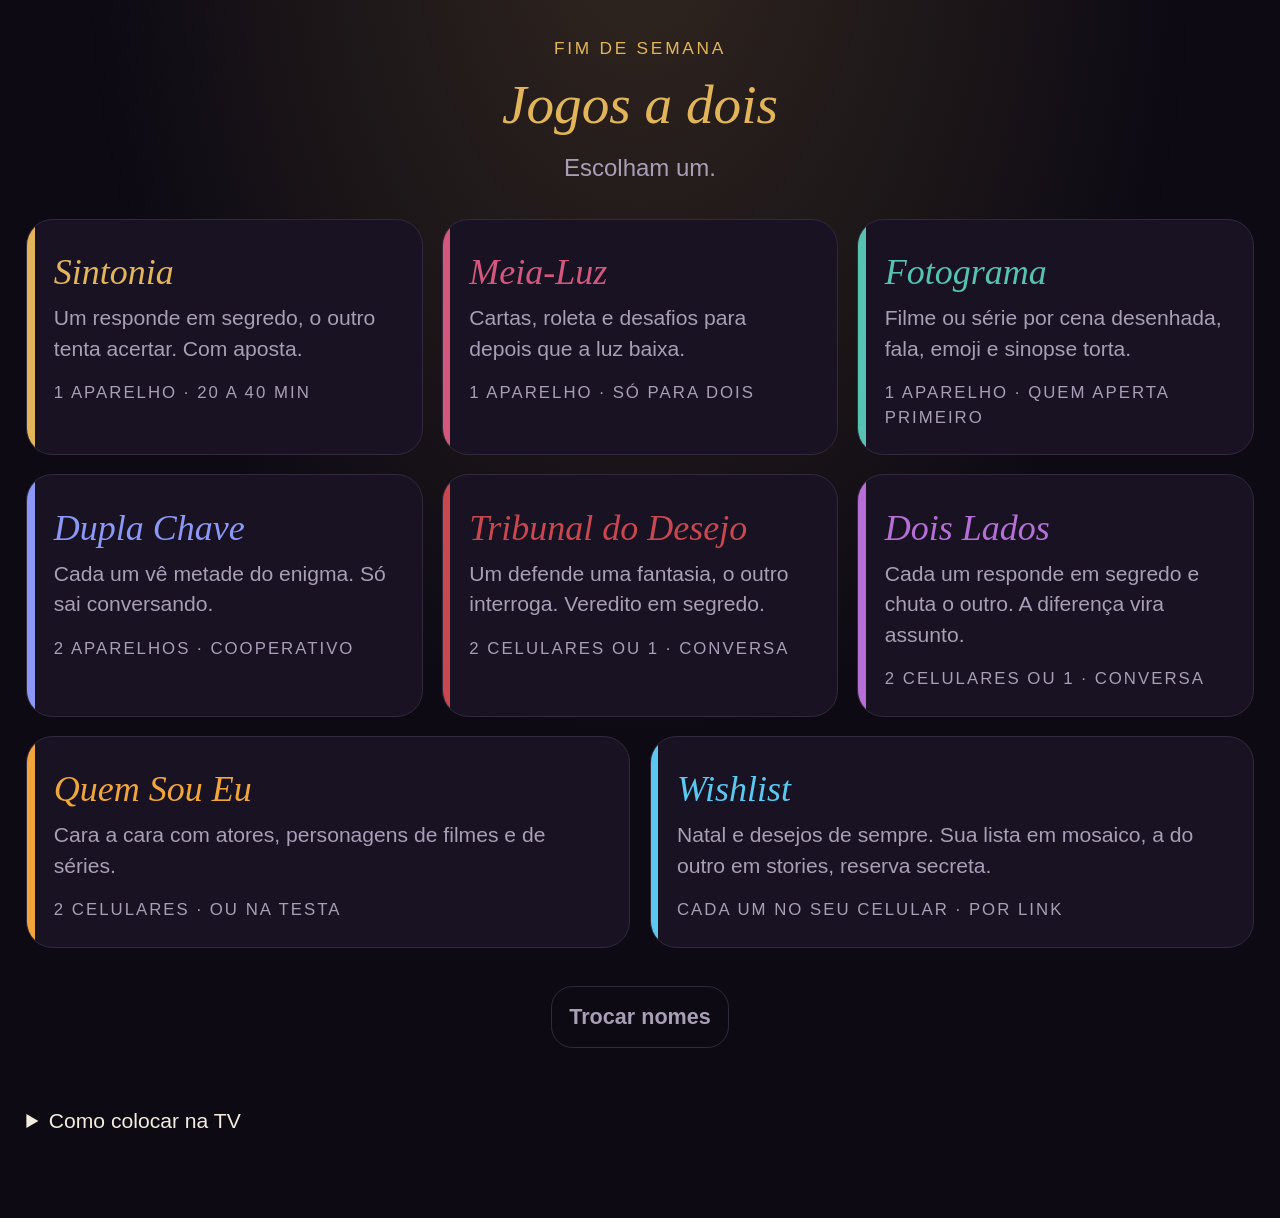
<file: index.html>
<!doctype html>
<html lang="pt-BR">
<head>
<meta charset="utf-8">
<meta name="viewport" content="width=device-width,initial-scale=1">
<meta name="robots" content="noindex,nofollow">
<meta name="apple-mobile-web-app-capable" content="yes">
<meta name="theme-color" content="#0d0a14">
<title>Jogos a dois</title>
<link rel="stylesheet" href="assets/base.css">
<style>
.tiles{display:flex;flex-wrap:wrap;margin:1rem -.4rem 0;text-align:left}
.tile{flex:1 1 16rem;margin:.4rem;padding:1.1rem 1.1rem 1rem;border-radius:1.1rem;border:1px solid var(--line);background:var(--bg2);
  color:var(--ink);text-decoration:none;position:relative;overflow:hidden;display:block}
.tile:before{content:"";position:absolute;left:0;top:0;bottom:0;width:.3rem;background:var(--c)}
.tile b{display:block;font-family:"Iowan Old Style","Palatino Linotype",Palatino,Georgia,serif;font-style:italic;font-weight:500;font-size:1.5rem;color:var(--c)}
.tile span{display:block;color:var(--mut);font-size:.88rem;margin-top:.2rem}
.tile em{display:block;font-style:normal;font-size:.7rem;letter-spacing:.12em;text-transform:uppercase;color:var(--mut);margin-top:.7rem}
.tile.soon{opacity:.45}
details{text-align:left;margin-top:1.4rem;color:var(--mut);font-size:.88rem}
summary{cursor:pointer;color:var(--ink);padding:.4rem 0}
</style>
</head>
<body>
<main id="app">
<section class="screen wide">
  <p class="kick">Fim de semana</p>
  <h1>Jogos a dois</h1>
  <p class="mut" id="hello">Escolham um.</p>
  <div class="tiles" id="tiles"></div>
  <p><button class="btn ghost sm" id="chg" style="width:auto;display:inline-block">Trocar nomes</button></p>
  <details>
    <summary>Como colocar na TV</summary>
    <p><b>Espelhando o iPhone:</b> Central de Controle, Espelhar Tela, escolher a TV. TVs Samsung e LG de 2019 em diante aceitam AirPlay. Virar o celular de lado deixa a tela maior.</p>
    <p><b>Direto na TV:</b> abrir o navegador da TV e digitar o endereço desta página. As setas e o OK do controle remoto funcionam.</p>
    <p><b>Controle Bluetooth:</b> pareado com o iPhone, o direcional move e o X confirma. Bolinha volta.</p>
  </details>
</section>
</main>
<script src="assets/app.js"></script>
<script>
(function () {
  var G = [
    { id: 'sintonia', n: 'Sintonia', c: '#e2b55a', d: 'Um responde em segredo, o outro tenta acertar. Com aposta.', i: '1 aparelho · 20 a 40 min' },
    { id: 'meia-luz', n: 'Meia-Luz', c: '#d4587c', d: 'Cartas, roleta e desafios para depois que a luz baixa.', i: '1 aparelho · só para dois' },
    { id: 'fotograma', n: 'Fotograma', c: '#56c2b2', d: 'Filme ou série por cena desenhada, fala, emoji e sinopse torta.', i: '1 aparelho · quem aperta primeiro' },
    { id: 'dupla-chave', n: 'Dupla Chave', c: '#8b98f5', d: 'Cada um vê metade do enigma. Só sai conversando.', i: '2 aparelhos · cooperativo' },
    { id: 'tribunal', n: 'Tribunal do Desejo', c: '#c9474f', d: 'Um defende uma fantasia, o outro interroga. Veredito em segredo.', i: '2 celulares ou 1 · conversa' },
    { id: 'dois-lados', n: 'Dois Lados', c: '#b56fd6', d: 'Cada um responde em segredo e chuta o outro. A diferença vira assunto.', i: '2 celulares ou 1 · conversa' },
    { id: 'quem-sou-eu', n: 'Quem Sou Eu', c: '#f0a63c', d: 'Cara a cara com atores, personagens de filmes e de séries.', i: '2 celulares · ou na testa' },
    { id: 'wishlist', n: 'Wishlist', c: '#5cc8f0', d: 'Natal e desejos de sempre. Sua lista em mosaico, a do outro em stories, reserva secreta.', i: 'cada um no seu celular · por link' }
  ];
  var ready = ['sintonia', 'meia-luz', 'fotograma', 'dupla-chave', 'tribunal', 'dois-lados', 'quem-sou-eu', 'wishlist'];
  document.getElementById('tiles').innerHTML = G.map(function (g) {
    var on = ready.indexOf(g.id) >= 0;
    return '<a class="tile' + (on ? '' : ' soon') + '" style="--c:' + g.c + '" ' + (on ? 'href="' + g.id + '/"' : '') + '><b>' + g.n + '</b><span>' + g.d +
      '</span><em>' + (on ? g.i : 'Chegando') + '</em></a>';
  }).join('');
  var n = JG.names();
  if (n) document.getElementById('hello').textContent = n[0] + ' e ' + n[1] + ', escolham um.';
  document.getElementById('chg').onclick = function () { JG.needNames(function () { location.reload(); }, true); };
})();
</script>
</body>
</html>
</file>
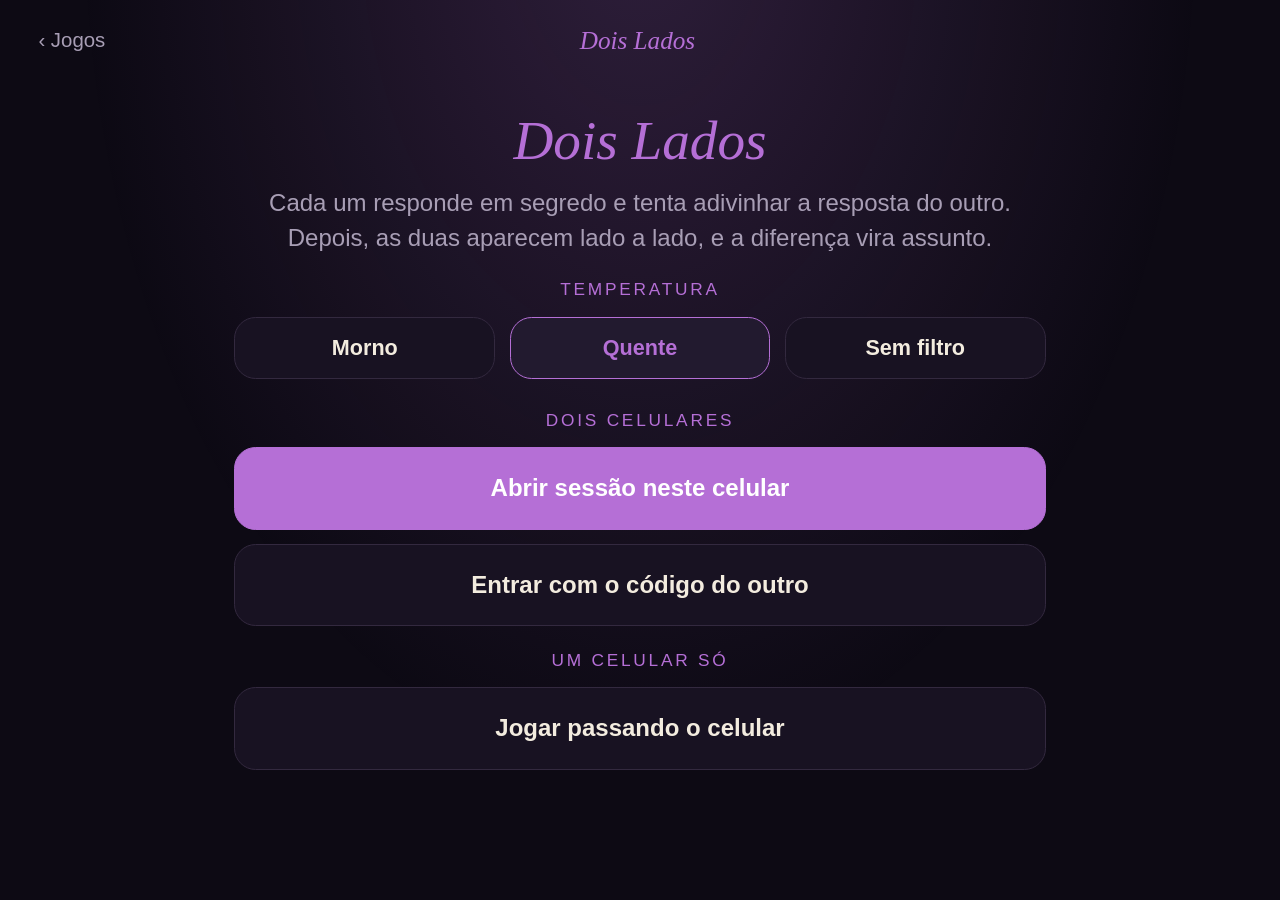
<file: dois-lados/index.html>
<!doctype html>
<html lang="pt-BR">
<head>
<meta charset="utf-8">
<meta name="viewport" content="width=device-width,initial-scale=1">
<meta name="robots" content="noindex,nofollow">
<meta name="theme-color" content="#0d0a14">
<title>Dois Lados</title>
<link rel="stylesheet" href="../assets/base.css">
<style>
:root{--acc:#b56fd6;--acc-ink:#fff;--glow:rgba(181,111,214,.2)}
.code{font-size:3.4rem;letter-spacing:.4rem;font-family:"Iowan Old Style","Palatino Linotype",Palatino,Georgia,serif;color:var(--acc);margin:.4rem 0}
.role{display:inline-block;padding:.3rem .8rem;border-radius:2rem;border:1px solid var(--acc);color:var(--acc);font-size:.75rem;letter-spacing:.12em;text-transform:uppercase}
.sc{display:flex;flex-wrap:wrap;justify-content:center;margin:.6rem -.2rem}
.sc .btn{flex:0 0 auto;width:3.1rem;margin:.2rem;padding:.75rem 0}
.ends{display:flex;justify-content:space-between;font-size:.78rem;color:var(--mut);margin:0 .2rem}
.ends span{max-width:48%}
.ends span+span{text-align:right}
.seal{font-size:2.8rem;font-family:"Iowan Old Style","Palatino Linotype",Palatino,Georgia,serif;font-style:italic;color:var(--acc);margin:.2rem 0 .8rem;line-height:1.1}
.rule{border:1px dashed var(--acc);border-radius:.8rem;padding:.6rem .8rem;font-size:.95rem;margin:.8rem 0;text-align:left}
.rule b{color:var(--acc);font-weight:600}
.vs .g{font-size:.8rem;color:var(--mut);margin-top:.4rem}
.vs .g b{color:var(--ink)}
.hit{color:var(--ok)}
</style>
</head>
<body>
<header class="top"><a href="../">‹ Jogos</a><span class="brand">Dois Lados</span><span class="pts" id="pts"></span></header>
<main id="app"></main>
<script src="../assets/app.js"></script>
<script>
(function () {
'use strict';
/* Cada um responde em segredo e chuta a resposta do outro. Revelam juntos e conversam sobre a diferença.
   Pergunta: ['e', texto, ponta 0, ponta 10, puxa-conversa] ou ['o', texto, [opções], puxa-conversa]. */
var NIV = ['Morno', 'Quente', 'Sem filtro'];
var QS = [[
['e', 'Quanto você pensa em sexo comigo num dia normal?', 'quase nunca', 'o dia inteiro', 'Quem deu a nota maior conta o último pensamento desse tipo, com todo o detalhe que tiver coragem.'],
['o', 'O que mais te acende em mim?', ['o olhar', 'a voz', 'o cheiro', 'o jeito que eu toco'], 'Cada um conta o momento em que percebeu isso pela primeira vez.'],
['o', 'Hora preferida para transar', ['manhã', 'tarde', 'noite', 'madrugada'], 'Se deu diferente, negociem: quem ganha a próxima, e a que horas exatamente?'],
['e', 'Quanto você gosta de ser provocado antes?', 'direto ao ponto', 'quero sofrer', 'Quem deu a nota maior descreve a provocação perfeita, do primeiro olhar até não aguentar mais.'],
['o', 'Onde você mais gosta de me beijar?', ['pescoço', 'boca', 'barriga', 'costas'], 'Quem respondeu explica o que sente quando beija ali.'],
['e', 'Quanto você gosta de ouvir sacanagem no ouvido?', 'prefiro silêncio', 'adoro', 'Quem deu a nota maior diz uma frase que adoraria ouvir. Quem deu a menor diz qual trocaria por outra.'],
['o', 'A luz, durante:', ['apagada', 'meia-luz', 'acesa', 'tanto faz'], 'Cada um diz o que gosta de ver, ou de não ver.'],
['e', 'Quão boa foi a última vez?', 'boa', 'inesquecível', 'Cada um diz o melhor segundo daquela vez.'],
['o', 'Se a gente tivesse uma hora livre agora:', ['banho juntos', 'cama sem pressa', 'rapidinha e comer', 'só beijar'], 'Quem chutou certo descreve como seria essa hora.'],
['e', 'Quanto você gosta de tomar a iniciativa?', 'espero você', 'sempre eu', 'Contem como cada um percebe que o outro está querendo, sem nenhuma palavra.'],
['o', 'O que você mais repara quando eu me arrumo?', ['a roupa', 'o perfume', 'o cabelo', 'o que está por baixo'], 'Quem respondeu diz qual combinação faria você desistir de sair de casa.'],
['e', 'Quão romântico você gosta que seja?', 'nada, quero fogo', 'vela e tudo', 'Descrevam juntos a noite que fica exatamente entre as duas notas.'],
['o', 'Fora de casa, onde você mais gostaria?', ['hotel bonito', 'praia ou mato', 'carro', 'casa de alguém'], 'Quem escolheu descreve a cena. O outro diz que parte toparia já.'],
['e', 'Quanto você se sente desejado por mim hoje em dia?', 'pouco', 'muito', 'Cada um diz uma coisa que o outro faz que dá essa sensação, e uma que gostaria que fizesse mais.']
], [
['e', 'Quanto você quer ser conduzido?', 'eu conduzo', 'me entrego', 'Alguém está mais de um lado do que o outro imaginava? Digam o que isso quer dizer na prática.'],
['o', 'Preliminar que você mais gosta de receber', ['boca', 'mãos', 'beijo no corpo todo', 'provocação lenta'], 'Quem respondeu ensina com palavras como gosta, passo a passo.'],
['o', 'Posição favorita', ['por cima', 'por baixo', 'de quatro', 'de lado'], 'Cada um diz o que tem de especial na sua, e o que mais gosta de ver nela.'],
['e', 'Quanto você topa brinquedos?', 'nem pensar', 'quero vários', 'Quem deu a nota maior descreve qual seria o primeiro e como seria a estreia.'],
['o', 'O som que você mais gosta durante:', ['silêncio', 'respiração', 'gemido', 'palavra suja'], 'Cada um diz qual som do outro mais o deixa louco.'],
['e', 'Quanto te excita alguém quase pegar a gente?', 'zero', 'muito', 'Quem deu a nota maior descreve o lugar ideal para esse risco. O outro diz até onde vai.'],
['o', 'Depois de transar, você quer:', ['dormir abraçado', 'conversar', 'comer algo', 'de novo'], 'Combinem um depois que tenha um pouco de cada resposta.'],
['e', 'Quanto você gosta de pegada forte: puxão, tapa, mão firme?', 'delicado', 'forte', 'Os dois dizem onde está o limite, e onde gostariam que estivesse.'],
['o', 'Se pudesse pedir uma coisa hoje sem explicar:', ['algo com a boca', 'uma posição', 'um lugar', 'uma fantasia'], 'Agora expliquem. Com detalhes.'],
['e', 'Quanto você gosta de me ver me tocando?', 'não me chama', 'adoraria', 'Quem deu a nota maior diz o que mais quer ver. Quem deu a menor diz o porquê.'],
['o', 'O melhor tipo de transa é:', ['lenta e longa', 'rápida e urgente', 'com brincadeira', 'com personagem'], 'Cada um conta a última vez que teve exatamente esse tipo.'],
['e', 'Quanto você topa gravar ou fotografar a gente?', 'nunca', 'quero', 'Quem deu a nota maior diz o que gostaria de ver depois.'],
['e', 'Quanto do que você quer na cama você realmente pede?', 'quase nada', 'tudo', 'Quem deu a nota menor faz agora um pedido que ainda não tinha feito.'],
['o', 'O que mais te acende em mim, de roupa:', ['lingerie ou cueca', 'camisa aberta', 'nada', 'roupa de sair'], 'Quem respondeu descreve o momento ideal para tirar.']
], [
['e', 'Quanto você topa sexo anal?', 'não', 'quero', 'Cada um diz o que precisaria ser verdade para subir dois pontos, ou por que a nota fica onde está.'],
['o', 'Onde você quer que eu termine?', ['dentro', 'na boca', 'no corpo', 'tanto faz'], 'Quem chutou errado diz o que achou que seria, e por quê.'],
['e', 'Quanto você fantasia com outra pessoa junto, só na imaginação?', 'nunca', 'muito', 'Quem deu a nota maior descreve a cena, sem nomes reais. O outro diz o que sente ouvindo.'],
['o', 'Sexo oral: o que você mais gosta de fazer?', ['devagar, provocando', 'até o fim', 'com as mãos junto', 'depende do dia'], 'Quem respondeu descreve em detalhe a próxima vez.'],
['e', 'Quanto você gosta de palavrão durante?', 'nada', 'muito', 'Cada um diz em voz alta a palavra que mais gosta de ouvir.'],
['o', 'A fantasia mais forte que você nunca contou é sobre:', ['um lugar', 'alguém assistindo', 'dominação', 'algo que nunca fizemos'], 'Contem. Quem não quiser contar inteira conta só o começo.'],
['e', 'Quanto você gosta de ser usado, sem delicadeza nenhuma?', 'não é comigo', 'adoro', 'Quem deu a nota maior descreve como seria. O outro diz o que faria com isso.'],
['o', 'Numa noite, o ideal é:', ['uma bem feita', 'duas', 'três ou mais', 'até não aguentar'], 'Marquem a noite para testar a resposta mais alta.'],
['e', 'Quanto você gosta de me ver chegar ao fim?', 'é bom', 'é o melhor', 'Cada um descreve o que vê no rosto do outro nessa hora.'],
['o', 'Pornô:', ['não assisto', 'às vezes', 'bastante', 'queria ver com você'], 'Cada um conta que tipo de cena mais prende a atenção.'],
['e', 'Quanto você topa se tocar na minha frente, eu só olhando?', 'travaria', 'faria hoje', 'Quem deu a nota menor diz o que tornaria isso mais fácil.'],
['o', 'Se eu te mandasse algo agora, você queria:', ['foto sugestiva', 'foto sem roupa', 'vídeo', 'áudio'], 'Combinem quando chega, e o que tem nele.'],
['e', 'Quanto você gostaria de transar num lugar público?', 'nunca', 'muito', 'Quem deu a nota maior escolhe o lugar. O outro diz a condição.'],
['o', 'Se eu te acordasse já começando:', ['adoraria', 'depende da hora', 'preferia aviso', 'nem precisa perguntar'], 'Quem chutou errado tem direito a uma pergunta sobre isso, e a resposta tem que ser completa.']
]];
var RODADAS = 8, S = null;

function esc(s) { return JG.esc(s); }
function txt(q, v) { return q[0] === 'e' ? String(v) : q[2][v]; }
function acerta(q, guess, real) { return q[0] === 'e' ? Math.abs(guess - real) <= 1 : guess === real; }
function pts() {
  var e = document.getElementById('pts');
  e.innerHTML = S ? esc(S.n[0].charAt(0)) + ' <b>' + S.p[0] + '</b> · ' + esc(S.n[1].charAt(0)) + ' <b>' + S.p[1] + '</b>' : '';
}

function menu() {
  S = null; pts();
  var d = JG.store('dl_nivel'); d = d === null ? 1 : d;
  (function draw() {
    JG.view('<h1>Dois Lados</h1><p class="mut">Cada um responde em segredo e tenta adivinhar a resposta do outro. Depois, as duas aparecem lado a lado, e a diferença vira assunto.</p>' +
      '<p class="kick">Temperatura</p><div class="row">' + NIV.map(function (n, i) {
        return '<button class="btn sm' + (d === i ? ' on' : '') + '" data-act="d" data-v="' + i + '">' + n + '</button>';
      }).join('') + '</div>' +
      '<p class="kick">Dois celulares</p><button class="btn primary" data-act="new">Abrir sessão neste celular</button><button class="btn" data-act="join">Entrar com o código do outro</button>' +
      '<p class="kick">Um celular só</p><button class="btn" data-act="one">Jogar passando o celular</button>', {
      d: function (el) { d = +el.getAttribute('data-v'); JG.store('dl_nivel', d); draw(); },
      'new': function () { quem(function (me) { lobby('' + (100 + Math.floor(Math.random() * 900)) + d, me); }); },
      join: function () {
        JG.view('<p class="kick">Entrar</p><h2>Código que aparece no outro celular</h2><input class="input" id="cd" inputmode="numeric" maxlength="4" placeholder="0000" autocomplete="off">' +
          '<p class="mut small" id="er"></p><button class="btn primary" data-act="ok">Entrar</button><button class="btn ghost sm" data-act="b">Voltar</button>', {
          ok: function () {
            var v = document.getElementById('cd').value.trim();
            if (!/^\d{3}[0-2]$/.test(v)) { document.getElementById('er').textContent = 'São 4 números, iguais aos do outro celular.'; return; }
            quem(function (me) { go({ two: true, me: me, seed: +v, lvl: +v.charAt(3), n: JG.names() }); });
          },
          b: menu
        });
      },
      one: function () { JG.needNames(function (n) { go({ two: false, seed: Math.floor(Math.random() * 1e6), lvl: d, n: n }); }); }
    });
  })();
}
function quem(done) {
  JG.needNames(function (n) {
    JG.view('<p class="kick">Este celular</p><h2>Quem está com ele?</h2><button class="btn" data-act="a">' + esc(n[0]) + '</button><button class="btn" data-act="b">' + esc(n[1]) + '</button>' +
      '<button class="btn ghost sm" data-act="c">Trocar nomes</button>', {
      a: function () { done(0); }, b: function () { done(1); },
      c: function () { JG.needNames(function () { quem(done); }, true); }
    });
  });
}
function lobby(code, me) {
  JG.view('<p class="kick">Sessão aberta</p><div class="code">' + code + '</div><p class="mut">No outro celular: Dois Lados, "Entrar com o código do outro", e digitar este número.</p>' +
    '<p>Quando os dois estiverem prontos, comecem.</p><button class="btn primary" data-act="go">Primeira pergunta</button>', {
    go: function () { go({ two: true, me: me, seed: +code, lvl: +code.charAt(3), n: JG.names() }); }
  });
}
function go(o) {
  S = o; S.r = 0; S.max = RODADAS; S.p = [0, 0];
  S.deck = JG.shuffle(QS[S.lvl], JG.rng(S.seed * 17 + 3));
  rodada();
}

/* Entrada da resposta: escala 0-10 ou opções. */
function campo(q) {
  if (q[0] === 'e') {
    var b = '';
    for (var i = 0; i <= 10; i++) b += '<button class="btn" data-act="v" data-v="' + i + '">' + i + '</button>';
    return '<div class="ends"><span>0 · ' + esc(q[2]) + '</span><span>10 · ' + esc(q[3]) + '</span></div><div class="sc">' + b + '</div>';
  }
  return q[2].map(function (o, i) { return '<button class="btn" data-act="v" data-v="' + i + '">' + esc(o) + '</button>'; }).join('');
}
/* Pergunta + palpite de uma pessoa; devolve [resposta, palpite]. */
function responder(eu, outro, done) {
  var q = S.q;
  JG.view('<span class="role">' + esc(eu) + ' responde</span><p class="kick">Pergunta ' + (S.r + 1) + ' · ' + NIV[S.lvl] + '</p><p class="q">' + esc(q[1]) + '</p>' + campo(q) +
    '<p class="mut small">Ninguém olha. Responda o que é verdade, não o que soa bem.</p>', {
    v: function (el) {
      var mine = +el.getAttribute('data-v');
      JG.view('<span class="role">Palpite</span><p class="kick">O que ' + esc(outro) + ' respondeu?</p><p class="q">' + esc(q[1]) + '</p>' + campo(q) +
        (q[0] === 'e' ? '<p class="mut small">Vale como acerto se ficar a um ponto de distância.</p>' : ''), {
        v: function (e2) { done(mine, +e2.getAttribute('data-v')); }
      }, { back: menu });
    }
  }, { back: menu });
}

function rodada() {
  S.q = S.deck[S.r % S.deck.length]; pts();
  var eu = S.two ? S.n[S.me] : S.n[0], outro = S.two ? S.n[1 - S.me] : S.n[1];
  if (S.two) {
    responder(eu, outro, function (a, g) {
      JG.view('<span class="role">Lacrado</span><h2>Esperem os dois terminarem</h2><p class="mut">Depois contem até três e virem as telas um para o outro.</p>' +
        '<button class="btn primary" data-act="s">Mostrar minha tela</button>', {
        s: function () {
          JG.view('<p class="kick">' + esc(eu) + '</p><p class="mut small">' + esc(S.q[1]) + '</p><div class="seal">' + esc(txt(S.q, a)) + '</div>' +
            '<p class="mut">Meu palpite para ' + esc(outro) + ': <b style="color:var(--ink)">' + esc(txt(S.q, g)) + '</b></p>' +
            '<p class="kick">Quem acertou o palpite?</p><div class="row"><button class="btn sm" data-act="h" data-v="1">Eu</button><button class="btn sm" data-act="h" data-v="2">' + esc(outro) + '</button></div>' +
            '<div class="row"><button class="btn sm" data-act="h" data-v="3">Os dois</button><button class="btn sm" data-act="h" data-v="0">Ninguém</button></div>', {
            h: function (el) {
              var v = +el.getAttribute('data-v');
              if (v & 1) S.p[S.me]++;
              if (v & 2) S.p[1 - S.me]++;
              conversa(v === 0 ? 'Ninguém acertou. Então tem coisa que vocês ainda não sabem um do outro.' : v === 3 ? 'Os dois acertaram. Leitura de mente.' : '');
            }
          });
        }
      });
    });
    return;
  }
  JG.pass(eu, outro, function () {
    responder(eu, outro, function (a0, g0) {
      JG.pass(outro, eu, function () {
        responder(outro, eu, function (a1, g1) {
          var h0 = acerta(S.q, g0, a1), h1 = acerta(S.q, g1, a0);
          if (h0) S.p[0]++; if (h1) S.p[1]++; pts();
          function lado(n, a, g, h) {
            return '<div><div class="who">' + esc(n) + '</div><div class="val">' + esc(txt(S.q, a)) + '</div><div class="g">chutou <b>' + esc(txt(S.q, g)) + '</b>' + (h ? ' <span class="hit">✓</span>' : '') + '</div></div>';
          }
          JG.view('<p class="kick">Lado a lado</p><p class="mut">' + esc(S.q[1]) + '</p><div class="vs">' + lado(eu, a0, g0, h0) + lado(outro, a1, g1, h1) + '</div>' +
            '<button class="btn primary" data-act="c">Conversar sobre isso</button>', {
            c: function () { conversa(!h0 && !h1 ? 'Ninguém acertou. Então tem coisa que vocês ainda não sabem um do outro.' : h0 && h1 ? 'Os dois acertaram. Leitura de mente.' : ''); }
          }, { back: menu });
        });
      });
    });
  });
}

function conversa(nota) {
  pts();
  var fim = S.r + 1 >= S.max;
  JG.view('<p class="kick">Puxa-conversa</p>' + (nota ? '<p class="mut">' + nota + '</p>' : '') +
    '<div class="rule">' + esc(S.q[S.q[0] === 'e' ? 4 : 3]) + '</div>' +
    '<p class="mut small">Sem pressa. Passem para a próxima só quando o assunto esfriar.</p>' +
    '<button class="btn primary" data-act="nx">' + (fim ? 'Ver o placar' : 'Próxima pergunta') + '</button>', {
    nx: function () { if (fim) placar(); else { S.r++; rodada(); } }
  }, { back: menu });
}

function placar() {
  var a = S.p[0], b = S.p[1], w = a === b ? -1 : a > b ? 0 : 1;
  JG.view('<p class="kick">Placar de leitura de mente</p><div class="vs"><div><div class="who">' + esc(S.n[0]) + '</div><div class="big">' + a + '</div></div><div><div class="who">' + esc(S.n[1]) + '</div><div class="big">' + b + '</div></div></div>' +
    '<h2>' + (w < 0 ? 'Empate.' : esc(S.n[w]) + ' leu melhor.') + '</h2>' +
    '<div class="rule"><b>Prêmio:</b> ' + (w < 0 ? 'cada um escolhe uma pergunta da noite para o outro responder de novo, agora sem limite e sem resposta curta.' :
      esc(S.n[w]) + ' escolhe uma pergunta da noite para ' + esc(S.n[1 - w]) + ' responder de novo, agora sem limite e sem resposta curta.') + '</div>' +
    '<button class="btn primary" data-act="m">Mais quatro perguntas</button><button class="btn" data-act="h">Voltar ao início</button>' +
    (S.two ? '<p class="mut small">Para continuarem juntos, apertem "Mais quatro perguntas" nos dois celulares.</p>' : ''), {
    m: function () { S.max += 4; S.r++; rodada(); },
    h: menu
  });
}

menu();
})();
</script>
</body>
</html>
</file>
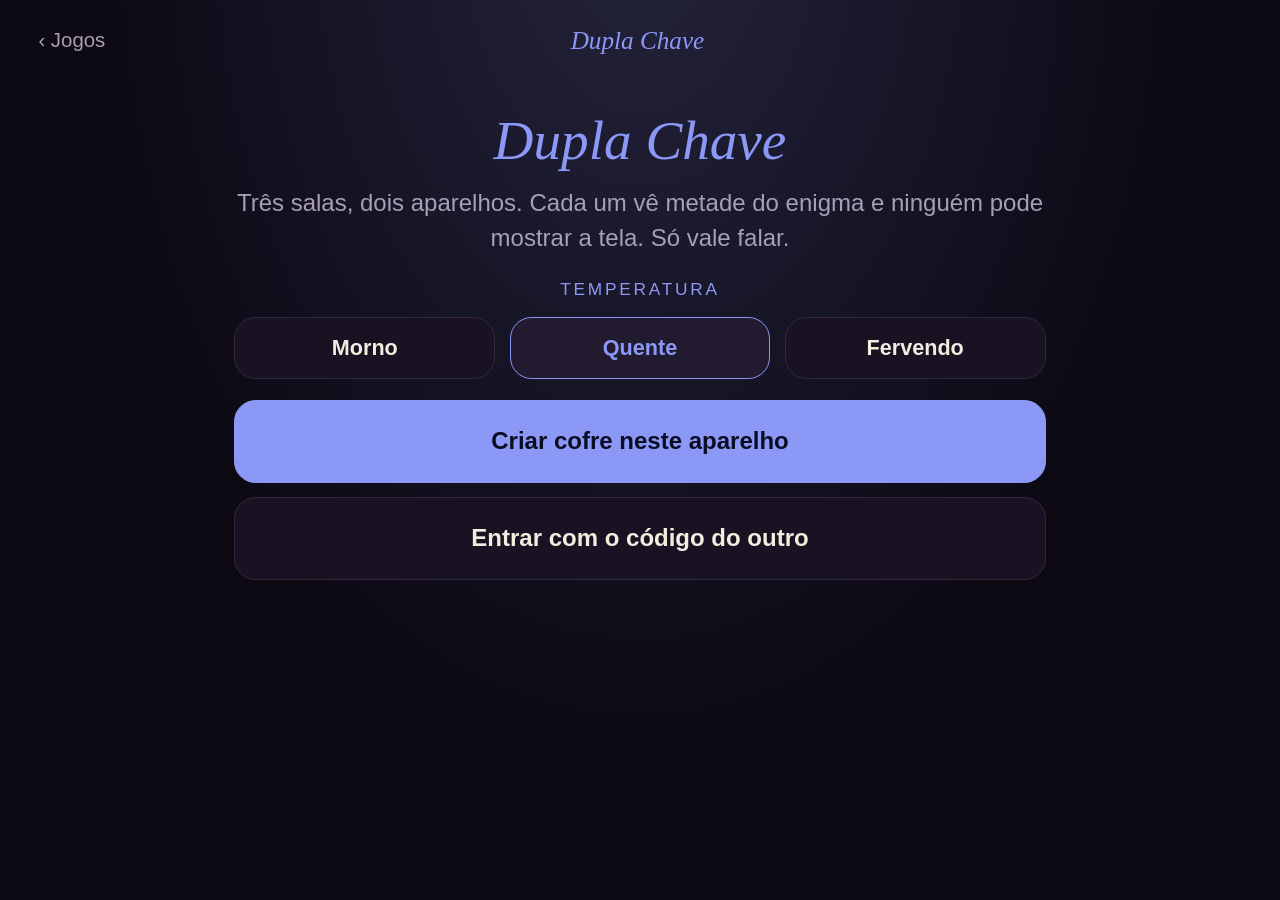
<file: dupla-chave/index.html>
<!doctype html>
<html lang="pt-BR">
<head>
<meta charset="utf-8">
<meta name="viewport" content="width=device-width,initial-scale=1">
<meta name="robots" content="noindex,nofollow">
<meta name="theme-color" content="#0d0a14">
<title>Dupla Chave</title>
<link rel="stylesheet" href="../assets/base.css">
<style>
:root{--acc:#8b98f5;--acc-ink:#0b0d24;--glow:rgba(139,152,245,.18)}
.code{font-size:3.4rem;letter-spacing:.4rem;font-family:"Iowan Old Style","Palatino Linotype",Palatino,Georgia,serif;color:var(--acc);margin:.4rem 0}
.gl{display:flex;flex-wrap:wrap;justify-content:center;margin:.6rem auto;max-width:24rem}
.gl .btn,.gl .cell{width:4.6rem;height:4.6rem;margin:.25rem;padding:.5rem;position:relative;border-radius:.9rem}
.gl .cell{border:1px solid var(--line);background:var(--bg2)}
.gl svg{width:100%;height:100%;display:block}
.gl i{position:absolute;top:.2rem;left:.4rem;font-style:normal;font-size:.75rem;color:var(--acc)}
.gl .btn.hit{border-color:var(--acc);color:var(--acc)}
.shake{animation:sh .3s}
@keyframes sh{25%{transform:translateX(-.4rem)}75%{transform:translateX(.4rem)}}
.clues{text-align:left;margin:.6rem 0;padding-left:1.1rem}
.clues li{margin:.45rem 0}
.guest{display:flex;align-items:center;margin:.35rem 0}
.guest b{flex:0 0 4rem;text-align:left;font-weight:600}
.guest .btn{flex:1 1 0;margin:0 0 0 .4rem;padding:.65rem .3rem;font-size:.9rem}
.mz{display:block;width:100%;max-width:22rem;margin:.4rem auto}
.pad{display:flex;flex-wrap:wrap;justify-content:center;width:12rem;margin:.4rem auto}
.pad .btn{width:3.6rem;margin:.2rem;padding:.7rem 0;font-size:1.2rem}
.pad span{width:3.6rem;margin:.2rem}
.msg{min-height:1.4rem;font-size:.9rem}
</style>
</head>
<body>
<header class="top"><a href="../">‹ Jogos</a><span class="brand">Dupla Chave</span><span class="pts" id="pts"></span></header>
<main id="app"></main>
<script src="../assets/app.js"></script>
<script>
(function () {
'use strict';
/* Dois aparelhos, sem rede: o mesmo código gera os mesmos enigmas nos dois. Cada papel vê só a sua metade. */
var S = null, clockT = null;
var DIF = ['Morno', 'Quente', 'Fervendo'];
var HOSP = ['Íris', 'Otto', 'Lia', 'Davi'], BEB = ['chá', 'vinho', 'café', 'gim'];

function fmt(s) { s = Math.floor(s); return Math.floor(s / 60) + ':' + ('0' + (s % 60)).slice(-2); }
function now() { return (Date.now() - S.t0) / 1000 + S.pen; }
function clock() {
  clearInterval(clockT);
  clockT = setInterval(function () { if (S && S.t0 && !S.done) document.getElementById('pts').innerHTML = '<b>' + fmt(now()) + '</b>'; }, 500);
}
function msg(t, bad) { var m = document.getElementById('msg'); if (m) { m.textContent = t; m.className = 'msg ' + (bad ? 'no' : 'ok'); } }
function head(n, nome, papel) { return '<p class="kick">Sala ' + n + ' de 3 · ' + nome + '</p><p class="mut small">' + papel + '</p>'; }

function menu() {
  S = null; clearInterval(clockT); document.getElementById('pts').innerHTML = '';
  var d = 1;
  (function draw() {
    JG.view('<h1>Dupla Chave</h1><p class="mut">Três salas, dois aparelhos. Cada um vê metade do enigma e ninguém pode mostrar a tela. Só vale falar.</p>' +
      '<p class="kick">Temperatura</p><div class="row">' + DIF.map(function (n, i) {
        return '<button class="btn sm' + (d === i ? ' on' : '') + '" data-act="d" data-v="' + i + '">' + n + '</button>';
      }).join('') + '</div><button class="btn primary" data-act="new">Criar cofre neste aparelho</button><button class="btn" data-act="join">Entrar com o código do outro</button>', {
      d: function (el) { d = +el.getAttribute('data-v'); draw(); },
      'new': function () { lobby('' + (100 + Math.floor(Math.random() * 900)) + d, 0); },
      join: function () {
        JG.view('<p class="kick">Entrar</p><h2>Código que aparece no outro aparelho</h2><input class="input" id="cd" inputmode="numeric" maxlength="4" placeholder="0000" autocomplete="off">' +
          '<button class="btn primary" data-act="ok">Entrar</button><button class="btn ghost sm" data-act="b">Voltar</button>', {
          ok: function () { var v = document.getElementById('cd').value.trim(); if (/^\d{3}[0-2]$/.test(v)) lobby(v, 1); },
          b: menu
        });
      }
    });
  })();
}
function lobby(code, role) {
  S = { code: code, seed: +code, d: +code.charAt(3), role: role, pen: 0 };
  JG.view('<p class="kick">Cofre</p><div class="code">' + code + '</div><p class="mut">' + (role === 0 ? 'No outro aparelho: Dupla Chave, "Entrar com o código do outro".' : 'Código aceito.') +
    '</p><p>Contem até três e apertem juntos.</p><button class="btn primary" data-act="go">Começar</button>', {
    go: function () { S.t0 = Date.now(); clock(); sala1(); }
  });
}
function olho(label) { return '<button class="btn" data-act="nx">' + label + '</button>'; }

/* ---------- Sala 1: Glifos ---------- */
var P = [8, 20, 32];
function glifo(r) {
  var prims = [], n = 3 + Math.floor(r() * 2), i;
  for (i = 0; i < n; i++) {
    var t = i === 0 ? (r() < 0.5 ? 0 : 3) : Math.floor(r() * 5), need = t === 0 ? 2 : (t === 3 || t === 4) ? 3 : 1;
    prims.push({ t: t, p: JG.shuffle([0, 1, 2, 3, 4, 5, 6, 7, 8], r).slice(0, need) });
  }
  return prims;
}
function gkey(prims, mir) {
  return prims.map(function (q) {
    var p = q.p.map(function (i) { return mir ? Math.floor(i / 3) * 3 + (2 - i % 3) : i; });
    var k = q.t === 3 ? [Math.min(p[0], p[2]), Math.max(p[0], p[2]), p[1]] : p.slice().sort();
    return q.t + ':' + k.join(',');
  }).sort().join('|');
}
function gsvg(g) {
  var h = '';
  g.prims.forEach(function (q) {
    var c = q.p.map(function (i) { var x = P[i % 3]; return (g.mir ? 40 - x : x) + ' ' + P[Math.floor(i / 3)]; });
    if (q.t === 0) h += '<path d="M' + c[0] + 'L' + c[1] + '"/>';
    else if (q.t === 1) h += '<circle cx="' + c[0].split(' ')[0] + '" cy="' + c[0].split(' ')[1] + '" r="6"/>';
    else if (q.t === 2) h += '<circle cx="' + c[0].split(' ')[0] + '" cy="' + c[0].split(' ')[1] + '" r="3" fill="currentColor"/>';
    else if (q.t === 3) h += '<path d="M' + c[0] + 'Q' + c[1] + ' ' + c[2] + '"/>';
    else h += '<path d="M' + c[0] + 'L' + c[1] + 'L' + c[2] + 'z"/>';
  });
  return '<svg viewBox="0 0 40 40" fill="none" stroke="currentColor" stroke-width="2.6" stroke-linecap="round" stroke-linejoin="round">' + h + '</svg>';
}
function sala1() {
  var r = JG.rng(S.seed * 7 + 1), n = [8, 12, 16][S.d], len = [4, 5, 6][S.d], set = [], keys = {};
  /* Metade dos glifos é o espelho da outra metade: é o que obriga a descrever direito. */
  while (set.length < n) {
    var p = glifo(r), k = gkey(p, false), km = gkey(p, true);
    if (k === km || keys[k] || keys[km]) continue;
    keys[k] = keys[km] = true; set.push({ prims: p, mir: false }); set.push({ prims: p, mir: true });
  }
  var grid = JG.shuffle(set, r), seq = JG.shuffle(grid, r).slice(0, len);
  if (S.role === 1) {
    return JG.view(head(1, 'Glifos', 'Papel: olho. Só este aparelho sabe a ordem. Descreve cada símbolo, sem mostrar.') +
      '<div class="gl">' + seq.map(function (g, i) { return '<div class="cell"><i>' + (i + 1) + '</i>' + gsvg(g) + '</div>'; }).join('') + '</div>' +
      '<p class="mut small">Cuidado: do outro lado há símbolos espelhados.</p>' + olho('O painel abriu. Próxima sala'), { nx: sala2 });
  }
  var at = 0;
  JG.view(head(1, 'Glifos', 'Papel: mão. Toca os símbolos na ordem que o outro ditar. Erro zera a sequência e custa 5 segundos.') +
    '<div class="gl" id="gl">' + grid.map(function (g, i) { return '<button class="btn" data-act="g" data-v="' + i + '">' + gsvg(g) + '</button>'; }).join('') + '</div><p class="msg" id="msg"></p>', {
    g: function (el) {
      var g = grid[+el.getAttribute('data-v')];
      if (el.className.indexOf('hit') >= 0) return;
      if (g === seq[at]) {
        at++; el.className = 'btn hit'; el.insertAdjacentHTML('afterbegin', '<i>' + at + '</i>'); msg(at + ' de ' + len);
        if (at === len) setTimeout(sala2, 700);
      } else {
        at = 0; S.pen += 5; msg('Não era esse. Do começo.', true);
        var box = document.getElementById('gl'); box.className = 'gl'; void box.offsetWidth; box.className = 'gl shake';
        [].forEach.call(box.querySelectorAll('.hit'), function (b) { b.className = 'btn'; var i = b.querySelector('i'); if (i) b.removeChild(i); });
      }
    }
  });
}

/* ---------- Sala 2: Hóspedes ---------- */
function perms(n) {
  var out = [];
  (function go(a, rest) { if (!rest.length) return out.push(a); rest.forEach(function (x, i) { go(a.concat(x), rest.slice(0, i).concat(rest.slice(i + 1))); }); })([], Array.apply(null, Array(n)).map(function (_, i) { return i; }));
  return out;
}
function sala2() {
  var r = JG.rng(S.seed * 7 + 2), n = S.d === 0 ? 3 : 4, PP = perms(n), H = HOSP.slice(0, n), B = BEB.slice(0, n);
  var sol = { q: PP[Math.floor(r() * PP.length)], b: PP[Math.floor(r() * PP.length)] }; /* q[h] = quarto, b[h] = bebida */
  var who = function (s, d) { return s.b.indexOf(d); }, adj = function (a, b) { return Math.abs(a - b) === 1; };
  var pool = [], g, h, x;
  var add = function (txt, fn) { if (fn(sol)) pool.push({ txt: txt, fn: fn }); };
  for (g = 0; g < n; g++) for (x = 0; x < n; x++) (function (g, x) {
    add(H[g] + ' não está no quarto ' + (x + 1) + '.', function (s) { return s.q[g] !== x; });
    add(H[g] + ' não pediu ' + B[x] + '.', function (s) { return s.b[g] !== x; });
    add('Quem pediu ' + B[g] + ' está no quarto ' + (x + 1) + '.', function (s) { return s.q[who(s, g)] === x; });
    add('Quem pediu ' + B[g] + ' não está no quarto ' + (x + 1) + '.', function (s) { return s.q[who(s, g)] !== x; });
    if (g !== x) {
      add(H[g] + ' e ' + H[x] + ' são vizinhos de porta.', function (s) { return adj(s.q[g], s.q[x]); });
      add(H[g] + ' e ' + H[x] + ' não são vizinhos de porta.', function (s) { return !adj(s.q[g], s.q[x]); });
      add('O quarto de ' + H[g] + ' tem número maior que o de ' + H[x] + '.', function (s) { return s.q[g] > s.q[x]; });
    }
    add('Quem pediu ' + B[g] + ' é vizinho de porta de ' + H[x] + '.', function (s) { return adj(s.q[who(s, g)], s.q[x]); });
  })(g, x);
  var count = function (cl) {
    var c = 0;
    PP.forEach(function (q) { PP.forEach(function (b) { var s = { q: q, b: b }; if (cl.every(function (k) { return k.fn(s); })) c++; }); });
    return c;
  };
  var sel = [], left = count([]);
  JG.shuffle(pool, r).forEach(function (k) {
    if (left === 1) return;
    var c = count(sel.concat(k)); if (c < left) { sel.push(k); left = c; }
  });
  for (var i = sel.length - 1; i >= 0; i--) { var t = sel.slice(0, i).concat(sel.slice(i + 1)); if (count(t) === 1) sel = t; }
  var mine = sel.filter(function (_, i) { return i % 2 === S.role; });
  var st = { q: [], b: [] };
  (function draw(m, bad) {
    JG.view(head(2, 'Hóspedes', n + ' hóspedes, ' + n + ' quartos numerados em fila, ' + n + ' bebidas. Cada aparelho tem metade das pistas. Qualquer um dos dois pode testar; erro custa 20 segundos.') +
      '<ol class="clues">' + mine.map(function (k) { return '<li>' + k.txt + '</li>'; }).join('') + '</ol>' +
      H.map(function (nm, g) {
        return '<div class="guest"><b>' + nm + '</b><button class="btn sm" data-act="q" data-v="' + g + '">' + (st.q[g] == null ? 'Quarto ?' : 'Quarto ' + (st.q[g] + 1)) +
          '</button><button class="btn sm" data-act="b" data-v="' + g + '">' + (st.b[g] == null ? 'Bebida ?' : B[st.b[g]]) + '</button></div>';
      }).join('') + '<p class="msg ' + (bad ? 'no' : 'ok') + '" id="msg">' + (m || '') + '</p><button class="btn primary" data-act="ok">Testar a combinação</button>' +
      '<button class="btn ghost sm" data-act="nx">O outro já abriu. Próxima sala</button>', {
      q: function (el) { var g = +el.getAttribute('data-v'); st.q[g] = st.q[g] == null ? 0 : (st.q[g] + 1) % n; el.textContent = 'Quarto ' + (st.q[g] + 1); },
      b: function (el) { var g = +el.getAttribute('data-v'); st.b[g] = st.b[g] == null ? 0 : (st.b[g] + 1) % n; el.textContent = B[st.b[g]]; },
      ok: function () {
        for (var g = 0; g < n; g++) if (st.q[g] == null || st.b[g] == null) return msg('Falta preencher.', true);
        for (g = 0; g < n; g++) if (st.q[g] !== sol.q[g] || st.b[g] !== sol.b[g]) { S.pen += 20; return msg('Não abriu. Mais 20 segundos.', true); }
        sala3();
      },
      nx: sala3
    });
  })();
}

/* ---------- Sala 3: Labirinto cego ---------- */
function maze(n, r) {
  var R = [], D = [], seen = [], x, y;
  for (y = 0; y < n; y++) { R.push([]); D.push([]); seen.push([]); for (x = 0; x < n; x++) { R[y].push(true); D[y].push(true); seen[y].push(false); } }
  var st = [[0, 0]]; seen[0][0] = true;
  while (st.length) {
    var c = st[st.length - 1], op = [[1, 0], [-1, 0], [0, 1], [0, -1]].filter(function (d) {
      var nx = c[0] + d[0], ny = c[1] + d[1]; return nx >= 0 && ny >= 0 && nx < n && ny < n && !seen[ny][nx];
    });
    if (!op.length) { st.pop(); continue; }
    var d = op[Math.floor(r() * op.length)], nx = c[0] + d[0], ny = c[1] + d[1];
    if (d[0] === 1) R[c[1]][c[0]] = false; else if (d[0] === -1) R[ny][nx] = false; else if (d[1] === 1) D[c[1]][c[0]] = false; else D[ny][nx] = false;
    seen[ny][nx] = true; st.push([nx, ny]);
  }
  return { R: R, D: D };
}
function open(m, x, y, dx, dy) {
  if (dx === 1) return !m.R[y][x]; if (dx === -1) return x > 0 && !m.R[y][x - 1];
  if (dy === 1) return !m.D[y][x]; return y > 0 && !m.D[y - 1][x];
}
function msvg(m, n, walls, pos) {
  var c = 40, o = 22, W = n * c + o + 4, h = '', x, y;
  for (x = 0; x < n; x++) h += '<text x="' + (o + x * c + c / 2) + '" y="15" text-anchor="middle">' + 'ABCDEF'.charAt(x) + '</text>';
  for (y = 0; y < n; y++) h += '<text x="9" y="' + (o + y * c + c / 2 + 5) + '" text-anchor="middle">' + (y + 1) + '</text>';
  if (walls) {
    var p = 'M' + o + ' ' + o + 'h' + n * c + 'v' + n * c + 'h-' + n * c + 'z';
    for (y = 0; y < n; y++) for (x = 0; x < n; x++) {
      if (x < n - 1 && m.R[y][x]) p += 'M' + (o + (x + 1) * c) + ' ' + (o + y * c) + 'v' + c;
      if (y < n - 1 && m.D[y][x]) p += 'M' + (o + x * c) + ' ' + (o + (y + 1) * c) + 'h' + c;
    }
    h += '<path d="' + p + '" fill="none" stroke="#f3ecdf" stroke-width="3" stroke-linecap="round"/>';
  } else {
    for (y = 0; y < n; y++) for (x = 0; x < n; x++) h += '<rect x="' + (o + x * c + 3) + '" y="' + (o + y * c + 3) + '" width="' + (c - 6) + '" height="' + (c - 6) + '" rx="6" fill="#221a2f"/>';
    h += '<circle cx="' + (o + (n - 1) * c + c / 2) + '" cy="' + (o + (n - 1) * c + c / 2) + '" r="9" fill="none" stroke="#6fcf97" stroke-width="3"/>';
    h += '<circle cx="' + (o + pos[0] * c + c / 2) + '" cy="' + (o + pos[1] * c + c / 2) + '" r="10" fill="#8b98f5"/>';
  }
  return '<svg class="mz" viewBox="0 0 ' + W + ' ' + W + '" font-size="12" fill="#a89eb5" font-family="sans-serif">' + h + '</svg>';
}
function sala3() {
  var n = [4, 5, 6][S.d], m = maze(n, JG.rng(S.seed * 7 + 3)), pos = [0, 0];
  if (S.role === 0) {
    return JG.view(head(3, 'Labirinto cego', 'Papel: olho. Este aparelho vê as paredes, mas não sabe onde o outro está nem onde fica a saída. Pergunta e guia.') +
      msvg(m, n, true) + olho('O outro saiu. Fechar o relógio'), { nx: fim });
  }
  var paint = function (t, bad) {
    document.getElementById('mzbox').innerHTML = msvg(m, n, false, pos);
    msg(t || 'Posição: ' + 'ABCDEF'.charAt(pos[0]) + (pos[1] + 1), bad);
  };
  (function draw(t, bad) {
    JG.view(head(3, 'Labirinto cego', 'Papel: mão. As paredes são invisíveis aqui. Bater numa volta ao início e custa 10 segundos. A saída é o anel verde.') +
      '<div id="mzbox">' + msvg(m, n, false, pos) + '</div><p class="msg ' + (bad ? 'no' : 'ok') + '" id="msg">' + (t || 'Posição: ' + 'ABCDEF'.charAt(pos[0]) + (pos[1] + 1)) + '</p>' +
      '<div class="pad"><span></span><button class="btn" data-act="mv" data-v="0,-1">▲</button><span></span><button class="btn" data-act="mv" data-v="-1,0">◀</button>' +
      '<button class="btn" data-act="mv" data-v="0,1">▼</button><button class="btn" data-act="mv" data-v="1,0">▶</button></div>', {
      mv: function (el) {
        var d = el.getAttribute('data-v').split(','), dx = +d[0], dy = +d[1];
        if (!open(m, pos[0], pos[1], dx, dy)) { pos = [0, 0]; S.pen += 10; return paint('Parede. De volta a A1, mais 10 segundos.', true); }
        pos = [pos[0] + dx, pos[1] + dy];
        if (pos[0] === n - 1 && pos[1] === n - 1) return fim();
        paint();
      }
    });
  })();
}
function fim() {
  var t = now(); S.done = true; clearInterval(clockT);
  document.getElementById('pts').innerHTML = '<b>' + fmt(t) + '</b>';
  var lim = [240, 420, 600][S.d];
  JG.view('<p class="kick">Cofre aberto</p><div class="big acc">' + fmt(t) + '</div><h2>' + (t < lim ? 'Uma cabeça só, em dois corpos.' : t < lim * 2 ? 'Abriram. Com alguma discussão.' : 'Abriram. O importante é que ainda se falam.') +
    '</h2><p class="mut">Tempo deste aparelho, com ' + S.pen + ' segundos de multa. Na próxima, troquem os papéis: quem criou o cofre entra com o código.</p>' +
    '<button class="btn primary" data-act="a">Outro cofre</button><a class="btn ghost" href="../">Outros jogos</a>', { a: menu });
}

menu();
})();
</script>
</body>
</html>
</file>
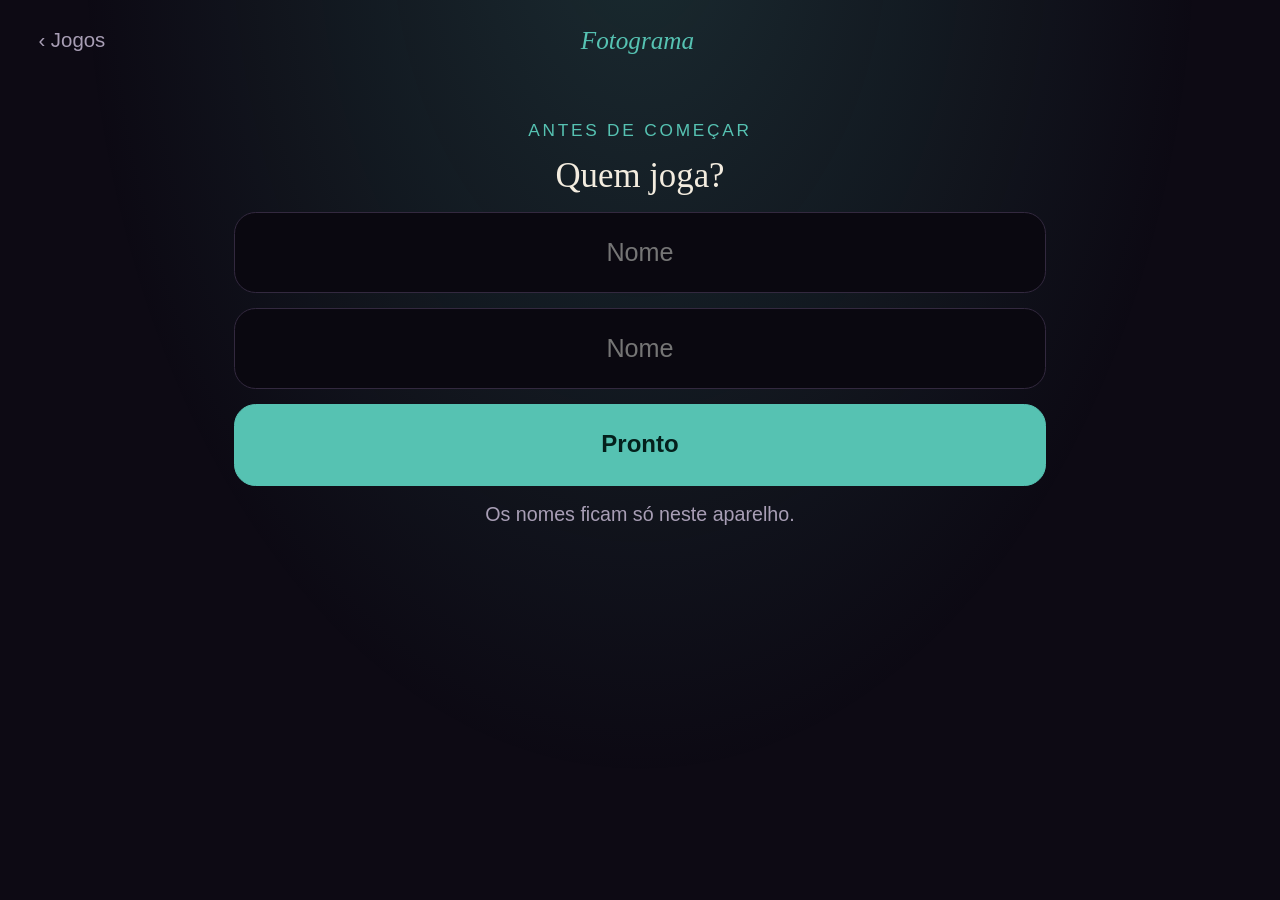
<file: fotograma/index.html>
<!doctype html>
<html lang="pt-BR">
<head>
<meta charset="utf-8">
<meta name="viewport" content="width=device-width,initial-scale=1">
<meta name="robots" content="noindex,nofollow">
<meta name="theme-color" content="#0d0a14">
<title>Fotograma</title>
<link rel="stylesheet" href="../assets/base.css">
<style>
:root{--acc:#56c2b2;--acc-ink:#04201c;--glow:rgba(86,194,178,.18)}
.scene{border-radius:1rem;overflow:hidden;border:1px solid var(--line);background:#000;margin:.6rem 0}
.scene svg{display:block;width:100%;height:auto;-webkit-filter:blur(16px);filter:blur(16px);-webkit-transform:scale(2.6);transform:scale(2.6);
  -webkit-transition:-webkit-filter 18s linear,-webkit-transform 18s ease-out;transition:filter 18s linear,transform 18s ease-out}
.scene.go svg,.scene.full svg{-webkit-filter:none;filter:none;-webkit-transform:none;transform:none}
.scene.full svg{-webkit-transition:none;transition:none}
.emo{font-size:3.6rem;line-height:1.2;margin:1.2rem 0;letter-spacing:.2rem}
.val{display:inline-block;border:1px solid var(--acc);color:var(--acc);border-radius:2rem;padding:.15rem .8rem;font-size:.85rem}
#extra{min-height:.5rem}
#extra .emo{font-size:2.2rem;margin:.4rem 0}
#extra .q{font-size:1.1rem;margin:.4rem 0}
</style>
</head>
<body>
<header class="top"><a href="../">‹ Jogos</a><span class="brand">Fotograma</span><span class="pts" id="pts"></span></header>
<main id="app"></main>
<script src="../assets/app.js"></script>
<script>
(function () {
'use strict';
/* Cenas desenhadas à mão em SVG, 320x180. Um objeto ou um canto da história, nunca o cartaz. */
var SV = {
titanic: '<rect width="320" height="180" fill="#0a1430"/><g fill="#fff"><circle cx="30" cy="22" r="1.4"/><circle cx="92" cy="40" r="1"/><circle cx="150" cy="18" r="1.6"/><circle cx="214" cy="34" r="1"/><circle cx="286" cy="20" r="1.3"/><circle cx="250" cy="56" r="1"/></g><path d="M236 104l16-44 12 16 10-26 22 54z" fill="#cfe6ff"/><rect y="104" width="320" height="76" fill="#10294f"/><path d="M96 126l104-12 16 14-104 14z" fill="#9a6a3c"/><path d="M112 127l80-9M118 134l82-10" stroke="#6e4623" stroke-width="2"/><path d="M0 152q20-8 40 0t40 0 40 0 40 0 40 0 40 0 40 0 40 0M0 168q20-8 40 0t40 0 40 0 40 0 40 0 40 0 40 0 40 0" stroke="#27518c" stroke-width="2" fill="none"/>',
up: '<rect width="320" height="180" fill="#8fd0f5"/><ellipse cx="52" cy="142" rx="34" ry="10" fill="#fff" opacity=".8"/><ellipse cx="268" cy="108" rx="30" ry="9" fill="#fff" opacity=".8"/><path d="M160 118L130 64M160 118L150 52M160 118L172 48M160 118L192 62M160 118L160 90" stroke="#555" stroke-width=".7"/><circle cx="130" cy="52" r="13" fill="#e94f4f"/><circle cx="150" cy="38" r="14" fill="#f2c94c"/><circle cx="172" cy="34" r="14" fill="#3aa0e0"/><circle cx="192" cy="50" r="13" fill="#6fcf97"/><circle cx="142" cy="68" r="13" fill="#bb6bd9"/><circle cx="163" cy="56" r="14" fill="#f2994a"/><circle cx="182" cy="70" r="13" fill="#e94f4f"/><circle cx="160" cy="82" r="11" fill="#f2c94c"/><rect x="143" y="118" width="34" height="26" fill="#f4e2a0"/><path d="M138 120l22-16 22 16z" fill="#a0522d"/><rect x="156" y="130" width="8" height="14" fill="#7b4a2a"/>',
forrest: '<rect width="320" height="180" fill="#cfe8f0"/><rect y="132" width="320" height="48" fill="#7fb069"/><rect x="86" y="86" width="148" height="8" fill="#ece4d4"/><rect x="86" y="110" width="148" height="8" fill="#ece4d4"/><path d="M96 94v46M224 94v46M110 118v22M210 118v22" stroke="#b9ad98" stroke-width="5"/><rect x="146" y="98" width="28" height="12" fill="#fff"/><path d="M160 98v12M146 104h28" stroke="#d7263d" stroke-width="2"/><rect x="196" y="96" width="26" height="14" rx="2" fill="#8b5e3c"/><path d="M236 44q16-12 26 0-14 12-26 0zM236 44l-12 8" fill="#fff" stroke="#fff" stroke-width="1.5"/>',
it: '<rect width="320" height="180" fill="#5b6470"/><rect y="108" width="320" height="12" fill="#8a929c"/><rect y="120" width="320" height="60" fill="#3b4048"/><rect x="200" y="110" width="74" height="10" fill="#0b0b0b"/><path d="M232 78q-7 14 3 30" stroke="#ddd" fill="none"/><circle cx="232" cy="60" r="18" fill="#d7263d"/><path d="M78 142h42l-9 12H87z" fill="#f2d04c"/><path d="M100 142v-19l15 19z" fill="#f6de7a"/><path d="M30 10l-6 20M90 30l-6 20M150 6l-6 20M290 24l-6 20M60 70l-6 20M180 50l-6 20" stroke="#aeb7c2" stroke-width="1.5"/>',
origem: '<rect width="320" height="180" fill="#2a211b"/><rect x="22" y="18" width="64" height="64" fill="#f1d9a0" opacity=".22"/><rect y="122" width="320" height="58" fill="#6b4a2f"/><ellipse cx="160" cy="126" rx="20" ry="3.5" opacity=".45"/><path d="M164 74l-3 16" stroke="#c9ced6" stroke-width="4"/><path d="M144 90h32l-17 34z" fill="#c9ced6"/><path d="M128 100q32 14 64 0M136 108q24 10 48 0" stroke="#c9ced6" fill="none" opacity=".45"/>',
bb: '<rect width="320" height="180" fill="#f3c98b"/><circle cx="270" cy="34" r="16" fill="#fff3c4"/><path d="M0 180V120L160 70l160 50v60z" fill="#8a4b32"/><path d="M0 142L160 92l160 50M0 164l160-50 160 50" stroke="#6f3a26" stroke-width="2" fill="none"/><g transform="rotate(17 206 112)"><ellipse cx="206" cy="112" rx="34" ry="12" fill="#e8b04a"/><ellipse cx="206" cy="112" rx="28" ry="9" fill="#f3d27a"/><circle cx="192" cy="110" r="3" fill="#b23a2a"/><circle cx="208" cy="115" r="3" fill="#b23a2a"/><circle cx="220" cy="109" r="3" fill="#b23a2a"/><circle cx="204" cy="106" r="2.5" fill="#b23a2a"/></g>',
st: '<rect width="320" height="180" fill="#b89b72"/><path d="M0 0v180M40 0v180M80 0v180M120 0v180M160 0v180M200 0v180M240 0v180M280 0v180" stroke="#a88a60" stroke-width="6"/><path d="M0 28q40 22 80 0t80 0 80 0 80 0" stroke="#222" fill="none"/><circle cx="20" cy="36" r="4" fill="#e94f4f"/><circle cx="60" cy="36" r="4" fill="#3aa0e0"/><circle cx="100" cy="36" r="4" fill="#f2c94c"/><circle cx="140" cy="36" r="4" fill="#6fcf97"/><circle cx="180" cy="36" r="7" fill="#fff6c9"/><circle cx="220" cy="36" r="4" fill="#bb6bd9"/><circle cx="260" cy="36" r="4" fill="#f2994a"/><circle cx="300" cy="36" r="4" fill="#e94f4f"/><g font-family="Georgia,serif" font-size="24" fill="#1b1b1b" text-anchor="middle"><text x="160" y="84">A B C D E F G H</text><text x="160" y="120">I J K L M N O P Q</text><text x="160" y="156">R S T U V W X Y Z</text></g>',
friends: '<rect width="320" height="180" fill="#d9c9a8"/><rect x="106" width="108" height="180" fill="#6a4c93"/><path d="M118 10h84v70h-84zM118 96h84v74h-84z" fill="none" stroke="#5a3f80" stroke-width="3"/><rect x="143" y="34" width="34" height="42" rx="6" fill="none" stroke="#f2c94c" stroke-width="6"/><circle cx="160" cy="55" r="4" fill="#222"/><circle cx="200" cy="100" r="5" fill="#c9a227"/>',
matrix: '<rect width="320" height="180" fill="#020a04"/><path d="M20 0v180M52 0v180M84 0v180M116 0v180M204 0v180M236 0v180M268 0v180M300 0v180" stroke="#1f8f3a" stroke-width="6" stroke-dasharray="7 9" opacity=".7"/><rect x="84" y="78" width="64" height="26" rx="13" fill="#d7263d"/><rect x="172" y="78" width="64" height="26" rx="13" fill="#2d7dd2"/><path d="M96 86h30M184 86h30" stroke="#fff" stroke-width="3" stroke-linecap="round" opacity=".5"/>',
jurassic: '<rect width="320" height="180" fill="#1c2a2e"/><path d="M40 0l-10 40M110 10l-10 40M250 0l-10 40M290 30l-10 40M190 6l-10 30" stroke="#5e7a82" stroke-width="2"/><rect y="118" width="320" height="62" fill="#2b2b2b"/><path d="M134 58h52l-7 62h-38z" fill="#dfeef5" opacity=".8"/><ellipse cx="160" cy="72" rx="23" ry="5" fill="#9fd3e6"/><ellipse cx="160" cy="72" rx="15" ry="3" fill="none" stroke="#fff"/><ellipse cx="160" cy="72" rx="7" ry="1.5" fill="none" stroke="#fff"/>',
leao: '<rect width="320" height="180" fill="#f6a04d"/><circle cx="170" cy="126" r="54" fill="#ffd76a"/><rect y="146" width="320" height="34" fill="#5b2e12"/><path d="M0 180V118l116-22 96-28-14 30-48 14-40 36v32z" fill="#3a1d0c"/>',
toy: '<rect width="320" height="180" fill="#7ec8e3"/><g fill="#fff"><ellipse cx="50" cy="40" rx="26" ry="10"/><ellipse cx="270" cy="60" rx="26" ry="10"/><ellipse cx="60" cy="140" rx="26" ry="10"/><ellipse cx="264" cy="150" rx="22" ry="9"/></g><rect x="108" y="14" width="104" height="152" rx="44" fill="#7a4a2b"/><rect x="118" y="24" width="84" height="132" rx="36" fill="#8f5a36"/><text x="160" y="100" font-family="Comic Sans MS,Marker Felt,cursive" font-size="30" fill="#1b1b1b" text-anchor="middle" transform="rotate(-8 160 90)">ANDY</text>',
got: '<rect width="320" height="180" fill="#9fb4c7"/><rect y="38" width="320" height="142" fill="#e6f1f8"/><path d="M30 38v130M84 38v130M132 38v130M190 38v130M286 38v130" stroke="#c5d9e6" stroke-width="5"/><path d="M250 38v128" stroke="#555"/><rect x="245" y="116" width="10" height="9" fill="#333"/><path d="M0 180v-14l14-18 12 18 12-22 14 22 12-16 12 16 14-20 14 20h216v14z" fill="#22303a"/><g fill="#fff"><circle cx="40" cy="20" r="1.5"/><circle cx="120" cy="12" r="1.5"/><circle cx="210" cy="24" r="1.5"/><circle cx="290" cy="10" r="1.5"/></g>',
round6: '<rect width="320" height="180" fill="#d94f70"/><circle cx="160" cy="90" r="66" fill="#c0c5cc"/><circle cx="160" cy="90" r="52" fill="#d9a441"/><path d="M128 94q32-48 64 0zM160 94v26q0 9-9 9" fill="none" stroke="#9b6f1f" stroke-width="3"/><path d="M222 34l-34 40" stroke="#f1f1f1" stroke-width="2"/>',
et: '<rect width="320" height="180" fill="#0b1026"/><circle cx="160" cy="84" r="64" fill="#f4f1d0"/><g stroke="#111" stroke-width="3" fill="none"><circle cx="130" cy="112" r="12"/><circle cx="190" cy="112" r="12"/><path d="M130 112l18-26h30l12 26M148 86l14 26 16-26M178 86l-4-10h12"/></g><circle cx="152" cy="68" r="7" fill="#111"/><path d="M146 76h12l4 12h-18z" fill="#111"/><rect x="186" y="72" width="14" height="10" fill="#111"/><circle cx="193" cy="70" r="5" fill="#111"/><path d="M0 180v-26l22-24 18 24 26-18 24 26h230v18z" fill="#05070f"/>',
pulp: '<rect width="320" height="180" fill="#1a1410"/><ellipse cx="160" cy="104" rx="110" ry="60" fill="#ffd76a" opacity=".14"/><path d="M100 110l8-54h104l8 54z" fill="#3a3a3a"/><ellipse cx="160" cy="110" rx="56" ry="20" fill="#ffd76a"/><ellipse cx="160" cy="108" rx="36" ry="11" fill="#fff6c9"/><rect x="100" y="110" width="120" height="38" fill="#262626"/><rect x="152" y="112" width="16" height="8" fill="#c9a227"/>',
bttf: '<rect width="320" height="180" fill="#0d1321"/><rect x="149" y="28" width="22" height="44" fill="#2a3350"/><circle cx="160" cy="42" r="7" fill="#f4f1d0"/><path d="M178 4l-9 14h8l-10 14" stroke="#fff" stroke-width="2" fill="none"/><path d="M96 180L150 72h20l54 108z" fill="#1e2230"/><path d="M116 180L152 76M204 180L168 76" stroke="#ff8c1a" stroke-width="8" stroke-linecap="round"/><path d="M116 180L152 76M204 180L168 76" stroke="#ffe08a" stroke-width="2.5" stroke-linecap="round"/>',
truman: '<rect width="320" height="180" fill="#8ecdf2"/><g fill="#fff" opacity=".9"><ellipse cx="60" cy="50" rx="34" ry="11"/><ellipse cx="130" cy="96" rx="30" ry="9"/><ellipse cx="282" cy="40" rx="26" ry="9"/></g><path d="M132 172h20v-13h20v-13h20v-13h20v-13h20v52z" fill="#a9d7f3" stroke="#6fb2de"/><rect x="232" y="72" width="26" height="48" fill="#0b0b0b"/><rect y="172" width="320" height="8" fill="#3f8fc0"/>',
office: '<rect width="320" height="180" fill="#dfe3e6"/><rect y="134" width="320" height="46" fill="#b08968"/><ellipse cx="160" cy="136" rx="62" ry="8" fill="#fff"/><rect x="138" y="106" width="44" height="8" fill="#333"/><rect x="142" y="97" width="38" height="9" rx="3" fill="#b23a2a"/><path d="M116 134q0-58 44-58t44 58z" fill="#f2c94c" opacity=".72"/>',
walle: '<rect width="320" height="180" fill="#c9a66b"/><path d="M0 180v-70h40v-30h34v50h30v-66h40v80h176v36z" fill="#a98652" opacity=".7"/><path d="M0 180v-24q80-16 160 0t160 0v24z" fill="#7a5a34"/><path d="M130 156v-46h22v26l30 6q9 2 9 14z" fill="#4a3a2a"/><path d="M141 110V90" stroke="#3fa34d" stroke-width="3"/><path d="M141 96q-13-2-13-13 13 0 13 13zM141 91q13-2 13-13-13 0-13 13z" fill="#3fa34d"/>',
shrek: '<rect width="320" height="180" fill="#cfe8c9"/><rect y="142" width="320" height="38" fill="#5e7f3b"/><ellipse cx="250" cy="160" rx="50" ry="8" fill="#48652b"/><rect x="135" y="60" width="50" height="84" fill="#8b5e3c"/><path d="M128 62l32-19 32 19z" fill="#5a3a22"/><path d="M147 60v84M160 60v84M173 60v84" stroke="#74492b"/><path d="M165 84a8 8 0 1 1-9-9 6 6 0 0 0 9 9z" fill="#2b1a0e"/><path d="M80 142v-22" stroke="#6b4423" stroke-width="4"/><rect x="58" y="100" width="44" height="20" fill="#e8dcc0"/><path d="M66 110h28" stroke="#b23a2a" stroke-width="3"/>',
frozen: '<rect width="320" height="180" fill="#dff3fb"/><ellipse cx="160" cy="46" rx="44" ry="15" fill="#fff" stroke="#b7d3e0"/><ellipse cx="136" cy="54" rx="22" ry="10" fill="#fff"/><g fill="#7fb7d6"><circle cx="134" cy="76" r="2"/><circle cx="158" cy="88" r="2"/><circle cx="182" cy="74" r="2"/><circle cx="168" cy="104" r="2"/><circle cx="146" cy="110" r="2"/></g><ellipse cx="160" cy="146" rx="74" ry="15" fill="#a8d8ee"/><path d="M150 138l36 6-36 6z" fill="#f2994a"/><circle cx="118" cy="144" r="4" fill="#222"/><circle cx="132" cy="151" r="4" fill="#222"/><circle cx="200" cy="148" r="4" fill="#222"/><path d="M100 134l-20-10M216 140l24-8" stroke="#6b4423" stroke-width="3"/>'
};
/* [título, tipo (f filme, a animação, s série), emojis, sinopse torta, fala, cena] */
var T = [
['Titanic','f','🚢🧊🚪','Moça rica conhece rapaz pobre numa viagem. Havia espaço para os dois na porta.','Eu sou o rei do mundo!','titanic'],
['Forrest Gump','f','🏃🍫🦐','Homem conta a vida inteira para estranhos num ponto de ônibus.','Corre, Forrest, corre!','forrest'],
['A Origem','f','💤🌀🏙️','Equipe invade a soneca de um herdeiro. Ninguém sabe se o pião caiu.','','origem'],
['Matrix','f','💊🕶️🐇','Programador descobre que o emprego era ainda mais falso do que parecia.','Não existe colher.','matrix'],
['Jurassic Park','f','🦖🚙🥤','Milionário abre um parque sem ler o parecer do matemático.','','jurassic'],
['E.T.','f','👽🚲🌕','Criança esconde um visitante no armário e ensina a usar o telefone.','','et'],
['De Volta para o Futuro','f','⚡🚗⏰','Adolescente quase impede o próprio nascimento porque a mãe gostou dele.','Para onde vamos, não precisamos de estradas.','bttf'],
['Pulp Fiction','f','💼🍔💉','Dois funcionários discutem hambúrguer antes do expediente. A maleta brilha.','','pulp'],
['O Show de Truman','f','📺🌊🚪','Vendedor de seguros descobre que os vizinhos são pagos para gostar dele.','','truman'],
['It: A Coisa','f','🎈🤡⛵','Palhaço tem dificuldade em manter a clientela infantil de uma cidade pequena.','','it'],
['Harry Potter','f','⚡👓🦉','Órfão descobre que é rico e famoso e mesmo assim precisa ir à escola.','',''],
['O Senhor dos Anéis','f','💍🌋🧙','Nove amigos fazem uma caminhada longa para devolver uma joia.','Você não vai passar!',''],
['Star Wars','f','⚔️🌌🤖','Jovem do interior descobre quem é o pai da pior maneira possível.','Que a Força esteja com você.',''],
['Vingadores: Ultimato','f','🧤💎⏳','Colegas de trabalho voltam ao passado para desfazer um estalo.','',''],
['Interestelar','f','🌽🕳️⌚','Pai sai para o trabalho e volta mais novo que a filha.','',''],
['Homem-Aranha','f','🕷️🕸️🍕','Entregador de pizza atrasado mantém um segundo emprego não remunerado.','Com grandes poderes vêm grandes responsabilidades.',''],
['Piratas do Caribe','f','🏴‍☠️🧭🍾','Capitão sem navio confia numa bússola que não aponta para o norte.','',''],
['O Diabo Veste Prada','f','👠☕📱','Assistente aprende que azul-cerúleo não é só azul.','Isso é tudo.',''],
['Meninas Malvadas','f','💗📓🚌','Aluna nova se infiltra no grupo popular. Às quartas, o uniforme é rosa.','',''],
['Barbie','f','💖🛼🏖️','Boneca tem crise existencial e vai de patins até o mundo real.','',''],
['Oppenheimer','f','💥🎩⚛️','Físico entrega o trabalho no prazo e se arrepende para sempre.','',''],
['Avatar','f','🔵🌳🐉','Militar muda de lado depois de conhecer a filha do chefe. Todos são azuis.','',''],
['Cidade de Deus','f','🐔📷🏘️','Menino quer ser fotógrafo num lugar de onde até a galinha tenta fugir.','',''],
['Tropa de Elite','f','💀🎓🚓','Capitão procura um substituto e narra tudo.','Pede pra sair!',''],
['O Auto da Compadecida','f','🐕✝️🌵','Dois amigos enterram uma cachorra em latim e vão parar no julgamento final.','Não sei, só sei que foi assim.',''],
['Parasita','f','🪨🏠🍑','Família inteira arruma emprego na mesma casa sem contar que se conhece.','',''],
['Coringa','f','🤡🪜💃','Comediante sem graça desce uma escadaria dançando.','',''],
['Crepúsculo','f','🧛🍎🌲','Adolescente se muda para a cidade mais nublada do país e se apaixona pelo colega que brilha.','',''],
['Como Se Fosse a Primeira Vez','f','🍍📼🧠','Todo dia ele reconquista a mesma mulher, que acorda sem lembrar dele.','',''],
['Diário de uma Paixão','f','📔🌧️🚣','Um senhor lê a mesma história para a mesma senhora todos os dias.','',''],
['Up: Altas Aventuras','a','🎈🏠👴','Viúvo foge da casa de repouso levando a casa junto.','','up'],
['O Rei Leão','a','🦁👑🌅','Tio ambicioso reorganiza a sucessão da empresa da família.','','leao'],
['Toy Story','a','🤠🚀🧸','Funcionário antigo tem ciúme do colega novo, que acha que voa.','Ao infinito e além!','toy'],
['Procurando Nemo','a','🐠🤿🦈','Pai superprotetor atravessa o oceano com uma amiga que esquece tudo.','Continue a nadar.',''],
['Shrek','a','🧅🐴🏰','Proprietário só quer sossego e acaba resgatando uma princesa para reaver o terreno.','Ogros são como cebolas.','shrek'],
['Frozen','a','❄️👭⛄','Rainha se demite e constrói um palácio para não falar com ninguém.','','frozen'],
['Wall-E','a','🤖🌱🚀','Faxineiro solitário segue uma planta até o espaço.','','walle'],
['Divertida Mente','a','😀😢🧠','Cinco colegas de trabalho brigam dentro da cabeça de uma menina de 11 anos.','',''],
['Ratatouille','a','🐀👨‍🍳🍲','Cozinheiro sem talento é pilotado pelo cabelo.','',''],
['Monstros S.A.','a','👁️🚪😱','Empresa de energia descobre que riso rende mais que susto.','',''],
['A Viagem de Chihiro','a','🐷♨️🐉','Menina arruma emprego numa casa de banhos depois que os pais comem demais.','',''],
['Os Incríveis','a','🦸👪🧥','Família esconde os talentos por ordem judicial.','Nada de capas!',''],
['Moana','a','🌊⛵🐓','Filha do chefe devolve uma pedra com a ajuda de um semideus tatuado.','',''],
['Viva: A Vida é uma Festa','a','🎸💀🌼','Menino atravessa para o outro lado para provar que pode tocar violão.','',''],
['Breaking Bad','s','🧪🚐🍕','Professor de química encontra um jeito de pagar o tratamento.','Eu sou o perigo.','bb'],
['Stranger Things','s','🚲🔦🧇','Crianças perdem um amigo e ganham uma amiga que adora waffle.','','st'],
['Friends','s','☕🛋️🦞','Seis adultos moram em apartamentos que nenhum deles poderia pagar.','A gente estava dando um tempo!','friends'],
['Game of Thrones','s','❄️🐉🪑','Famílias disputam uma cadeira desconfortável enquanto o inverno não chega.','O inverno está chegando.','got'],
['Round 6','s','🦑🍪🔺','Endividados voltam a brincar como crianças por um prêmio em dinheiro.','Batatinha frita, um, dois, três.','round6'],
['The Office','s','📎🏢📄','Documentário sobre uma empresa de papel dura mais que o interesse por papel.','Foi o que ela disse.','office'],
['La Casa de Papel','s','🎭💶🏦','Professor dá aula para alunos com nomes de cidades.','',''],
['Dark','s','🕳️⏳☔','Numa cidade pequena, todo mundo é parente de todo mundo, em vários anos.','',''],
['Peaky Blinders','s','🧢🥃🐎','Família de Birmingham resolve os negócios de boina.','',''],
['Grey\'s Anatomy','s','🩺💔🚁','Médicos operam pouco e sofrem muito num hospital de Seattle.','',''],
['Wandinha','s','🖐️🎻🖤','Adolescente de tranças muda de escola e leva uma mão de estimação.','',''],
['The Last of Us','s','🍄🔦🦒','Contrabandista atravessa o país com uma menina que conta piadas ruins.','',''],
['Black Mirror','s','📱🪞🐷','Cada episódio dá um motivo novo para desligar o celular.','',''],
['How I Met Your Mother','s','☂️🍺🎺','Pai leva nove temporadas para responder a uma pergunta simples.','',''],
['Bridgerton','s','🐝💃✉️','Uma autora anônima publica a fofoca da temporada.','',''],
['Chaves','s','🛢️🥪🏘️','Menino mora num barril e sonha com sanduíche de presunto.','Foi sem querer querendo.','']
];
var KIND = { f: 'Filme', a: 'Animação', s: 'Série' };
var MODE = { cena: 'Cena', fala: 'Fala', emoji: 'Emoji', sinopse: 'Sinopse torta' };
var S, N, tick = null, ox = 50, oy = 50;

function stop() { if (tick) { clearInterval(tick); tick = null; } }
function pts() { document.getElementById('pts').innerHTML = S && S.sc ? '<b>' + S.sc[0] + '</b> · <b>' + S.sc[1] + '</b>' : ''; }
function types(t) { var a = ['emoji', 'sinopse']; if (t[4]) a.push('fala'); if (t[5]) a.push('cena'); return a; }
function clue(t, type, cls) {
  if (type === 'cena') return '<div class="scene ' + (cls || '') + '" id="sc"><svg viewBox="0 0 320 180" style="-webkit-transform-origin:' + ox + '% ' + oy + '%;transform-origin:' + ox + '% ' + oy + '%">' + SV[t[5]] + '</svg></div>';
  if (type === 'fala') return '<p class="q">“' + JG.esc(t[4]) + '”</p>';
  if (type === 'emoji') return '<div class="emo">' + t[2] + '</div>';
  return '<p class="q">' + JG.esc(t[3]) + '</p>';
}
function tog(obj, k) { obj[k] = !obj[k]; var any = false; for (var x in obj) if (obj[x]) any = true; if (!any) obj[k] = true; }

function menu() {
  stop(); S = { kinds: { f: true, a: true, s: true }, modes: { cena: true, fala: true, emoji: true, sinopse: true }, total: 12 }; pts();
  (function draw() {
    var row = function (map, sel, act) {
      var h = ''; for (var k in map) h += '<button class="btn sm' + (sel[k] ? ' on' : '') + '" data-act="' + act + '" data-v="' + k + '">' + map[k] + '</button>';
      return '<div class="wrap">' + h + '</div>';
    };
    JG.view('<h1>Fotograma</h1><p class="mut">A pista aparece e vai perdendo valor. Quem souber aperta o próprio nome e responde em voz alta. Errar custa um ponto.</p>' +
      '<p class="kick">Entra no jogo</p>' + row(KIND, S.kinds, 'k') + '<p class="kick">Tipos de pista</p>' + row(MODE, S.modes, 'm') +
      '<p class="kick">Rodadas</p><div class="row">' + [8, 12, 20].map(function (n) {
        return '<button class="btn sm' + (S.total === n ? ' on' : '') + '" data-act="t" data-v="' + n + '">' + n + '</button>';
      }).join('') + '</div><button class="btn primary" data-act="go">Luz, câmera</button>', {
      k: function (el) { tog(S.kinds, el.getAttribute('data-v')); draw(); },
      m: function (el) { tog(S.modes, el.getAttribute('data-v')); draw(); },
      t: function (el) { S.total = +el.getAttribute('data-v'); draw(); },
      go: begin
    });
  })();
}
function begin() {
  var seen = JG.store('jg_foto_seen') || [], list = T.filter(function (t) { return S.kinds[t[1]]; });
  var fresh = list.filter(function (t) { return seen.indexOf(t[0]) < 0; });
  if (fresh.length < S.total) { seen = []; fresh = list; }
  S.r = [];
  JG.shuffle(fresh).forEach(function (t) {
    if (S.r.length >= S.total) return;
    var ok = types(t).filter(function (x) { return S.modes[x]; });
    if (!ok.length) return;
    /* A cena pesa mais no sorteio: é a pista mais gostosa de adivinhar. */
    var bag = ok.concat(ok.indexOf('cena') >= 0 ? ['cena', 'cena', 'cena'] : []);
    S.r.push({ t: t, type: JG.pick(bag) });
  });
  JG.store('jg_foto_seen', seen.concat(S.r.map(function (r) { return r.t[0]; })));
  S.i = 0; S.sc = [0, 0]; pts(); round();
}
function head(r) { return '<p class="kick">' + (S.i + 1) + ' de ' + S.r.length + ' · ' + KIND[r.t[1]] + ' · ' + MODE[r.type] + '</p>'; }
function round() {
  stop();
  if (S.i >= S.r.length) return end();
  var r = S.r[S.i]; r.pts = 5; ox = 20 + Math.floor(Math.random() * 60); oy = 25 + Math.floor(Math.random() * 50);
  JG.view(head(r) + clue(r.t, r.type) + '<div id="extra"></div><p><span class="val">Vale <b id="val">5</b></span></p>' +
    '<div class="row"><button class="btn primary" data-act="b" data-v="0">' + JG.esc(N[0]) + ' sabe</button><button class="btn primary" data-act="b" data-v="1">' + JG.esc(N[1]) + ' sabe</button></div>' +
    '<div class="row"><button class="btn ghost sm" data-act="dica">Dica extra</button><button class="btn ghost sm" data-act="nin">Ninguém sabe</button></div>', {
    b: function (el) { buzz(r, +el.getAttribute('data-v')); },
    dica: function (el) {
      var other = types(r.t).filter(function (x) { return x !== r.type && x !== 'cena'; })[0];
      document.getElementById('extra').innerHTML = clue(r.t, other);
      r.pts = Math.min(r.pts, 2); document.getElementById('val').textContent = r.pts; el.disabled = true;
    },
    nin: function () { answer(r, -1); }
  });
  setTimeout(function () { var sc = document.getElementById('sc'); if (sc) sc.className = 'scene go'; }, 80);
  tick = setInterval(function () {
    var v = document.getElementById('val'); if (!v) return stop();
    if (r.pts > 1) { r.pts--; v.textContent = r.pts; }
  }, 4500);
}
function buzz(r, who) {
  stop();
  JG.view(head(r) + clue(r.t, r.type, 'full') + '<h2><span class="acc">' + JG.esc(N[who]) + '</span> responde em voz alta</h2>' +
    '<button class="btn primary" data-act="v">Ver a resposta</button>', { v: function () { answer(r, who); } });
}
function answer(r, who) {
  stop();
  var h = head(r) + (r.type === 'cena' ? clue(r.t, 'cena', 'full') : '') + '<h1>' + JG.esc(r.t[0]) + '</h1><p class="mut">' + JG.esc(r.t[3]) + '</p>';
  var go = function (d) { if (who >= 0) S.sc[who] += d; S.i++; pts(); round(); };
  if (who < 0) return JG.view(h + '<button class="btn primary" data-act="n">Próxima</button>', { n: function () { go(0); } });
  JG.view(h + '<div class="row"><button class="btn primary" data-act="y">Acertou, +' + r.pts + '</button><button class="btn" data-act="x">Errou, −1</button></div>', {
    y: function () { go(r.pts); }, x: function () { go(-1); }
  });
}
function end() {
  var w = S.sc[0] === S.sc[1] ? -1 : S.sc[0] > S.sc[1] ? 0 : 1;
  JG.view('<p class="kick">Créditos finais</p><h2>' + (w < 0 ? 'Empate técnico.' : JG.esc(N[w]) + ' leva a estatueta.') + '</h2>' +
    '<div class="vs"><div><div class="who">' + JG.esc(N[0]) + '</div><div class="big">' + S.sc[0] + '</div></div><div><div class="who">' + JG.esc(N[1]) +
    '</div><div class="big">' + S.sc[1] + '</div></div></div><p class="mut">' + (w < 0 ? 'O filme de hoje se decide no par ou ímpar.' : 'Quem perdeu escolhe o filme de hoje. Prêmio de consolação.') +
    '</p><button class="btn primary" data-act="a">Outra sessão</button><a class="btn ghost" href="../">Outros jogos</a>', { a: menu });
}

JG.needNames(function (n) { N = n; menu(); });
})();
</script>
</body>
</html>
</file>
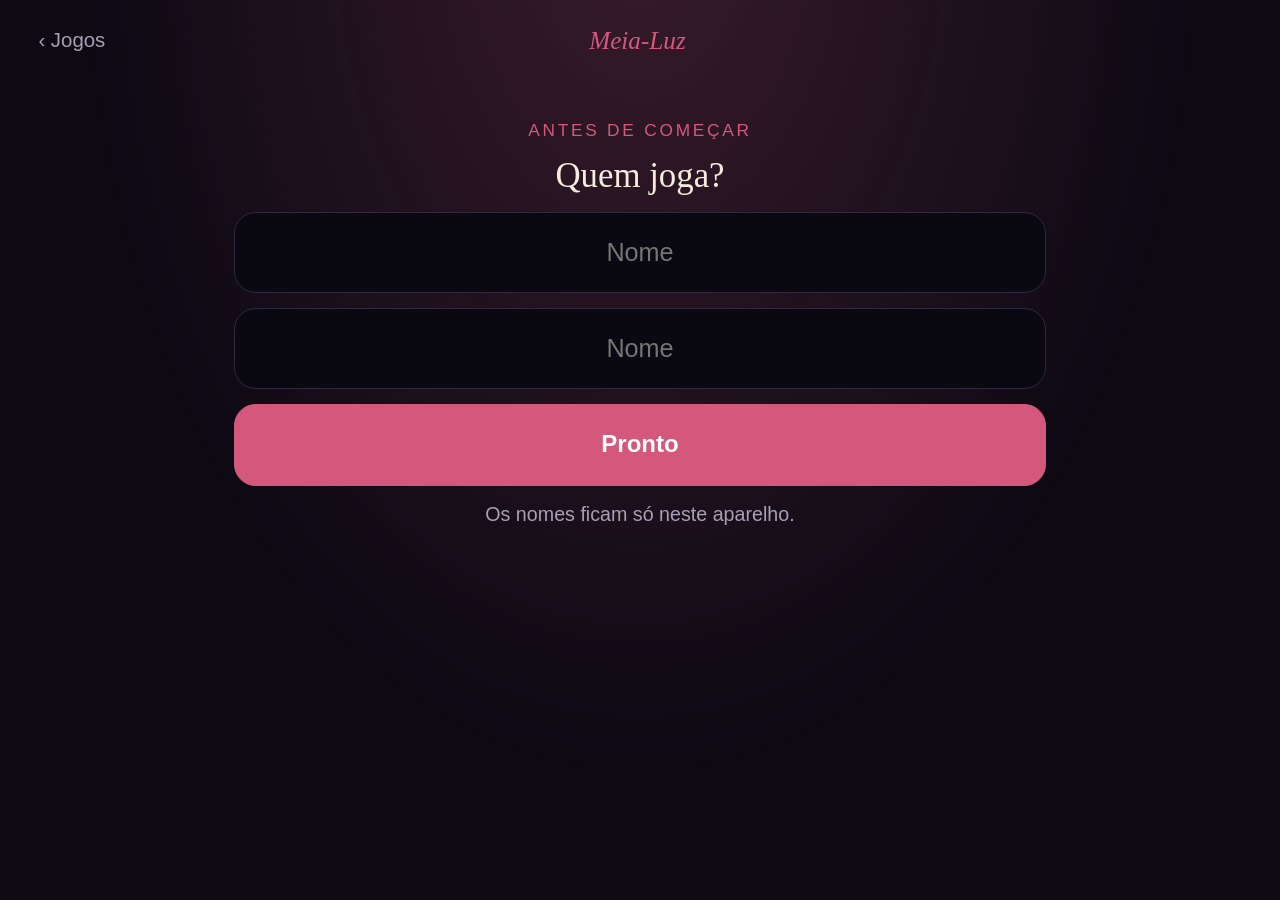
<file: meia-luz/index.html>
<!doctype html>
<html lang="pt-BR">
<head>
<meta charset="utf-8">
<meta name="viewport" content="width=device-width,initial-scale=1">
<meta name="robots" content="noindex,nofollow">
<meta name="theme-color" content="#0d0a14">
<title>Meia-Luz</title>
<link rel="stylesheet" href="../assets/base.css">
<style>
:root{--acc:#d4587c;--acc-ink:#fff;--glow:rgba(212,88,124,.22)}
.reels{display:flex;margin:1rem -.25rem}
.reels div{flex:1 1 0;margin:0 .25rem;background:var(--bg2);border:1px solid var(--line);border-radius:.9rem;padding:1rem .4rem;min-height:5.2rem;
  display:flex;align-items:center;justify-content:center;font-family:"Iowan Old Style","Palatino Linotype",Palatino,Georgia,serif;font-size:1.1rem;line-height:1.2}
.reels div.stop{border-color:var(--acc);color:var(--acc)}
.clock{font-size:3.4rem;font-variant-numeric:tabular-nums;margin:.4rem 0;font-family:"Iowan Old Style","Palatino Linotype",Palatino,Georgia,serif}
.clock.end{color:var(--acc);animation:pulse .6s 4}
@keyframes pulse{50%{opacity:.25}}
.rule{border:1px dashed var(--acc);border-radius:.8rem;padding:.5rem .8rem;font-size:.85rem;margin:.8rem 0;color:var(--mut)}
.rule b{color:var(--acc);font-weight:600}
.acts .btn small{display:block;font-weight:400;font-size:.72rem;color:var(--mut);margin-top:.15rem}
</style>
</head>
<body>
<header class="top"><a href="../">‹ Jogos</a><span class="brand">Meia-Luz</span><span class="pts" id="pts"></span></header>
<main id="app"></main>
<script src="../assets/app.js"></script>
<script>
(function () {
'use strict';
/* [tipo, texto, segundos]. Tipos: c confissão, d desafio, r regra, j os dois juntos. {eu} quem puxou, {tu} o outro. Segundos negativos = relógio às cegas. */
var ATOS = [
{ n: 'Faísca', s: 'conversa e provocação', cards: [
['c','Conte a {tu} em que momento de hoje pensou em tirar a roupa de {tu}.'],
['c','Descreva, com detalhes, a lembrança mais quente que tem com {tu}.'],
['c','Diga uma coisa que {tu} faz na cama e que nunca deveria mudar.'],
['c','Conte uma fantasia que ainda não saiu da cabeça para a vida.'],
['c','Qual foi a vez em que mais quis {tu} e não podia?'],
['c','Diga em que lugar do corpo de {tu} a sua atenção sempre para.'],
['c','Complete olhando nos olhos: hoje à noite eu quero.'],
['c','Há um pedido que dá vergonha de fazer. Faça agora.'],
['c','Descreva {tu} em três palavras que não diria na frente da família.'],
['c','Conte qual roupa de {tu} você mais gosta de tirar.'],
['d','Sussurre no ouvido de {tu} o que pretende fazer até o fim da noite.'],
['d','Beije {tu} como no primeiro beijo de vocês. Depois, como beija hoje.'],
['d','Quente ou frio. {tu} pensa num ponto do próprio corpo. {eu} procura com a boca, guiado só por "quente" e "frio".'],
['d','Escreva com o dedo uma palavra nas costas de {tu}. Se {tu} errar, perde uma peça de roupa. Se acertar, quem perde é {eu}.'],
['j','Um minuto olhando nos olhos, sem falar e sem tocar. Quem rir primeiro tira uma peça.',60],
['d','Tire uma peça de roupa de {tu}, a que escolher, bem devagar.'],
['d','Massagem nos ombros e na nuca de {tu}.',90],
['j','Beijo às cegas: beijem por exatamente 30 segundos, sem ver o relógio. {tu} aperta quando achar que deu.',-30],
['d','Passe os lábios pelo pescoço de {tu} sem beijar. Só a respiração.',45],
['r','só vale falar sussurrando'],
['r','toda resposta termina com um beijo']
]},
{ n: 'Brasa', s: 'toque e pele', cards: [
['d','Estátua. {tu} não pode se mexer nem fazer som. {eu} tem 90 segundos para fazer {tu} perder.',90],
['j','Espelho. Por um minuto, {tu} repete em {eu} exatamente o que {eu} fizer.',60],
['d','Vende os olhos de {tu}. Toque em três lugares com três coisas: dedos, boca, respiração. {tu} adivinha cada uma.'],
['d','Beije o pescoço de {tu}, do ombro até a orelha, sem pressa.',60],
['d','Tire a blusa de {tu} usando o mínimo possível das mãos.'],
['d','{tu} escolhe um lugar do corpo. {eu} dedica a ele dois minutos inteiros de boca.',120],
['d','Trace com a ponta dos dedos, em {tu}, o caminho que a sua boca vai fazer. Depois faça.'],
['d','Fique por trás de {tu}, mãos livres, por um minuto. {tu} não pode se virar.',60],
['d','Gelo ou calor. Busque algo gelado ou morno na cozinha e use em {tu}.'],
['d','Guie a mão de {tu} pelo seu corpo e mostre exatamente como gosta.',90],
['j','Dois minutos de beijo sem usar as mãos. Quem usar tira uma peça.',120],
['d','{eu} fica só de roupa íntima. {tu} decide a ordem das peças.'],
['d','Mapa. {tu} aponta três lugares onde quer ser beijado. {eu} obedece, na ordem inversa.'],
['d','Uma mordida leve onde {tu} menos espera.'],
['j','Dancem uma música inteira colados, no escuro.'],
['j','Chuveiro. Cinco minutos de água quente, e só {eu} ensaboa.'],
['c','Diga a {tu}, sem rodeio, o que quer que aconteça nos próximos dez minutos.'],
['c','Conte o que {tu} fez da última vez e que não saiu da sua cabeça.'],
['r','quem quiser alguma coisa precisa pedir "por favor"'],
['r','{tu} não pode usar as mãos']
]},
{ n: 'Chama', s: 'sem rodeio', cards: [
['d','Use só a boca em {tu}, onde {tu} mandar, por dois minutos.',120],
['d','{tu} deita e fecha os olhos. {eu} faz o que quiser por dois minutos. {tu} só pode dizer "mais" ou "devagar".',120],
['d','Comando. Por três minutos, {tu} dá as ordens e {eu} cumpre sem discutir.',180],
['d','Leve {tu} até quase o limite e pare. Duas vezes.'],
['j','Escolham uma posição que nunca tentaram. {eu} decide o ritmo.'],
['d','{eu} se toca enquanto {tu} só assiste, sem poder encostar.',90],
['d','Segure os pulsos de {tu} acima da cabeça e use só a boca.',90],
['c','Diga a {tu}, em voz alta e sem eufemismo, o que quer agora. {tu} cumpre.'],
['j','Mudem de cômodo. A próxima carta acontece lá.'],
['j','Na frente de um espelho, olhando.'],
['j','Câmera lenta. Tudo na metade da velocidade por dois minutos. Quem acelerar perde o comando.',120],
['j','Sessenta e nove segundos de 69.',69],
['d','{tu} escolhe: boca, mãos ou os dois. {eu} entrega por três minutos.',180],
['j','Silêncio total por dois minutos. Quem fizer som primeiro obedece na próxima carta.',120],
['j','Troca. Quem estava no controle passa a obedecer até a próxima carta.'],
['d','{tu} fica de costas para {eu}. {eu} decide o resto.'],
['c','Diga qual foi a melhor coisa que {tu} já fez com você. Peça de novo.'],
['d','Vende os olhos de {tu}. Por dois minutos, {tu} não sabe o que vem.',120],
['r','ninguém fala, só gestos'],
['r','quem puxar a carta escolhe a luz e a música']
]}];
var REEL = [
{ v: ['Beijar', 'Soprar de leve', 'Roçar os lábios em', 'Cheirar', 'Sussurrar algo junto a'], l: ['o pescoço', 'a orelha', 'o canto da boca', 'a nuca', 'o pulso', 'o ombro'], t: [20, 30, 45] },
{ v: ['Beijar', 'Lamber', 'Morder de leve', 'Massagear', 'Arranhar de leve', 'Passar a ponta dos dedos em'], l: ['o pescoço', 'a barriga', 'a parte interna da coxa', 'as costas', 'o quadril', 'o peito', 'a nuca'], t: [30, 60, 90] },
{ v: ['Beijar', 'Lamber', 'Chupar', 'Apertar', 'Provocar com os dedos'], l: ['onde {tu} apontar', 'a parte interna da coxa', 'o peito', 'o pescoço', 'abaixo do umbigo', 'o lugar preferido de {tu}'], t: [60, 90, 120] }
];
var MODO = ['bem devagar', 'de olhos fechados', 'sem usar as mãos', 'olhando nos olhos', 'em silêncio'];
var TIPO = { c: 'Confissão', d: 'Desafio', j: 'Os dois', r: 'Regra' };
var META = 7;

var S, N, tick = null;
function nm(i) { return '<span class="acc">' + JG.esc(N[i]) + '</span>'; }
function fill(t, eu) { return JG.esc(t).replace(/\{eu\}/g, nm(eu)).replace(/\{tu\}/g, JG.esc(N[1 - eu])); }
function stop() { if (tick) { clearInterval(tick); tick = null; } }
function top() { document.getElementById('pts').innerHTML = S && S.on ? 'Ato <b>' + ['I', 'II', 'III'][S.ato] + '</b>' : ''; }

function menu() {
  stop(); S = { ato: 1 }; top();
  (function draw() {
    JG.view('<h1>Meia-Luz</h1><p class="mut">Cartas e roleta em três atos. Cada um tem dois vetos, sem explicação e sem cara feia. O jogo termina quando ninguém mais quiser olhar para a tela.</p>' +
      '<p class="kick">Começar em</p><div class="row acts">' + ATOS.map(function (a, i) {
        return '<button class="btn sm' + (S.ato === i ? ' on' : '') + '" data-act="a" data-v="' + i + '">' + a.n + '<small>' + a.s + '</small></button>';
      }).join('') + '</div><button class="btn primary" data-act="go">Baixar a luz</button>', {
      a: function (el) { S.ato = +el.getAttribute('data-v'); draw(); },
      go: function () { S.on = true; S.vez = Math.random() < 0.5 ? 0 : 1; S.veto = [2, 2]; S.calor = 0; S.regra = null; deck(); turn(); }
    });
  })();
}
function deck() { S.deck = JG.shuffle(ATOS[S.ato].cards); S.regra = null; }

function turn() {
  stop(); top();
  var a = ATOS[S.ato];
  JG.view('<p class="kick">' + a.n + '</p><h2>Vez de ' + nm(S.vez) + '</h2><div class="bar"><i style="width:' + Math.min(100, 100 * S.calor / META) + '%"></i></div>' +
    (S.regra ? '<div class="rule">Até o fim do ato, <b>' + S.regra + '</b>.</div>' : '') +
    '<button class="btn primary" data-act="c">Puxar carta</button><button class="btn" data-act="r">Girar a roleta</button>' +
    '<p class="mut small">Vetos: ' + JG.esc(N[0]) + ' ' + S.veto[0] + ' · ' + JG.esc(N[1]) + ' ' + S.veto[1] + '</p>' +
    '<button class="btn ghost sm" data-act="m">Recomeçar</button>', { c: card, r: reel, m: menu });
}
function after(feito) {
  stop();
  if (feito) S.calor++;
  S.vez = 1 - S.vez;
  if (S.calor >= META) return ponte();
  turn();
}
function ponte() {
  S.calor = 0;
  if (S.ato >= 2) {
    return JG.view('<p class="kick">Chama</p><h2>O baralho acabou de dizer tudo o que sabia.</h2><p class="mut">Daqui em diante é com vocês.</p>' +
      '<button class="btn primary" data-act="k">Mais uma rodada</button><a class="btn ghost" href="../">Largar o celular</a>', { k: function () { deck(); turn(); } });
  }
  JG.view('<p class="kick">Fim do ato ' + ['I', 'II'][S.ato] + '</p><h2>' + ATOS[S.ato + 1].n + '</h2><p class="mut">Próximo ato: ' + ATOS[S.ato + 1].s + '.</p>' +
    '<button class="btn primary" data-act="up">Subir</button><button class="btn ghost" data-act="st">Ficar mais um pouco aqui</button>', {
    up: function () { S.ato++; deck(); turn(); },
    st: function () { deck(); turn(); }
  });
}
function clock(sec) {
  if (!sec) return '';
  if (sec < 0) return '<div class="clock" id="ck">?</div><button class="btn sm" data-act="blind">Começar, sem olhar</button>';
  return '<div class="clock" id="ck">' + fmt(sec) + '</div><button class="btn sm" data-act="tm">Iniciar relógio</button>';
}
function fmt(s) { return Math.floor(s / 60) + ':' + ('0' + (s % 60)).slice(-2); }
function handlers(sec, eu, veto) {
  var left = sec, t0 = 0;
  return {
    tm: function (el) {
      if (tick) { stop(); el.textContent = 'Continuar'; return; }
      el.textContent = 'Pausar';
      tick = setInterval(function () {
        var ck = document.getElementById('ck'); if (!ck) return stop();
        left--; ck.textContent = fmt(Math.max(0, left));
        if (left <= 0) { stop(); ck.className = 'clock end'; el.textContent = 'Tempo'; el.disabled = true; if (navigator.vibrate) navigator.vibrate([200, 100, 200]); }
      }, 1000);
    },
    blind: function (el) {
      var ck = document.getElementById('ck');
      if (!t0) { t0 = Date.now(); el.textContent = 'Parar'; ck.textContent = '···'; return; }
      var got = (Date.now() - t0) / 1000, d = Math.abs(got + sec);
      ck.textContent = got.toFixed(1) + 's'; ck.className = 'clock end'; el.disabled = true;
      el.textContent = d < 2 ? 'Quase perfeito' : d < 6 ? 'Passou perto' : 'Se perderam no tempo';
    },
    ok: function () { after(true); },
    veto: function () { if (S.veto[veto] > 0) { S.veto[veto]--; after(false); } }
  };
}
function buttons(veto) {
  return '<div class="row"><button class="btn primary" data-act="ok">Feito</button><button class="btn" data-act="veto"' + (S.veto[veto] ? '' : ' disabled') +
    '>Veto de ' + JG.esc(N[veto]) + ' (' + S.veto[veto] + ')</button></div>';
}
function card() {
  if (!S.deck.length) deck();
  var c = S.deck.pop(), eu = S.vez;
  if (c[0] === 'r') {
    S.regra = fill(c[1], eu);
    return JG.view('<p class="kick">Regra</p><p class="q">Até o fim deste ato, ' + S.regra + '.</p><button class="btn primary" data-act="ok">Valendo</button>', { ok: function () { after(true); } });
  }
  /* Confissão: o veto é de quem puxou a carta. Nas demais: de quem recebe. */
  var veto = c[0] === 'c' ? eu : 1 - eu;
  JG.view('<p class="kick">' + TIPO[c[0]] + ' · ' + JG.esc(N[eu]) + '</p><p class="q">' + fill(c[1], eu) + '</p>' + clock(c[2]) + buttons(veto), handlers(c[2] || 0, eu, veto));
}
function reel() {
  var R = REEL[S.ato], eu = S.vez, res = [JG.pick(R.v), JG.pick(R.l), JG.pick(MODO)], sec = JG.pick(R.t), n = 0;
  JG.view('<p class="kick">Roleta · ' + JG.esc(N[eu]) + ' faz em ' + JG.esc(N[1 - eu]) + '</p><div class="reels"><div id="r0"></div><div id="r1"></div><div id="r2"></div></div><div id="out"></div>', {});
  var pools = [R.v, R.l, MODO];
  tick = setInterval(function () {
    n++;
    for (var i = 0; i < 3; i++) {
      var el = document.getElementById('r' + i); if (!el) return stop();
      var done = n > 10 + i * 8;
      el.innerHTML = fill(done ? res[i] : JG.pick(pools[i]), eu);
      if (done) el.className = 'stop';
    }
    if (n > 28) {
      stop();
      document.getElementById('out').innerHTML = clock(sec) + buttons(1 - eu);
      var h = handlers(sec, eu, 1 - eu);
      JG.view(document.querySelector('.screen').innerHTML, h);
    }
  }, 90);
}

JG.needNames(function (n) { N = n; menu(); });
})();
</script>
</body>
</html>
</file>
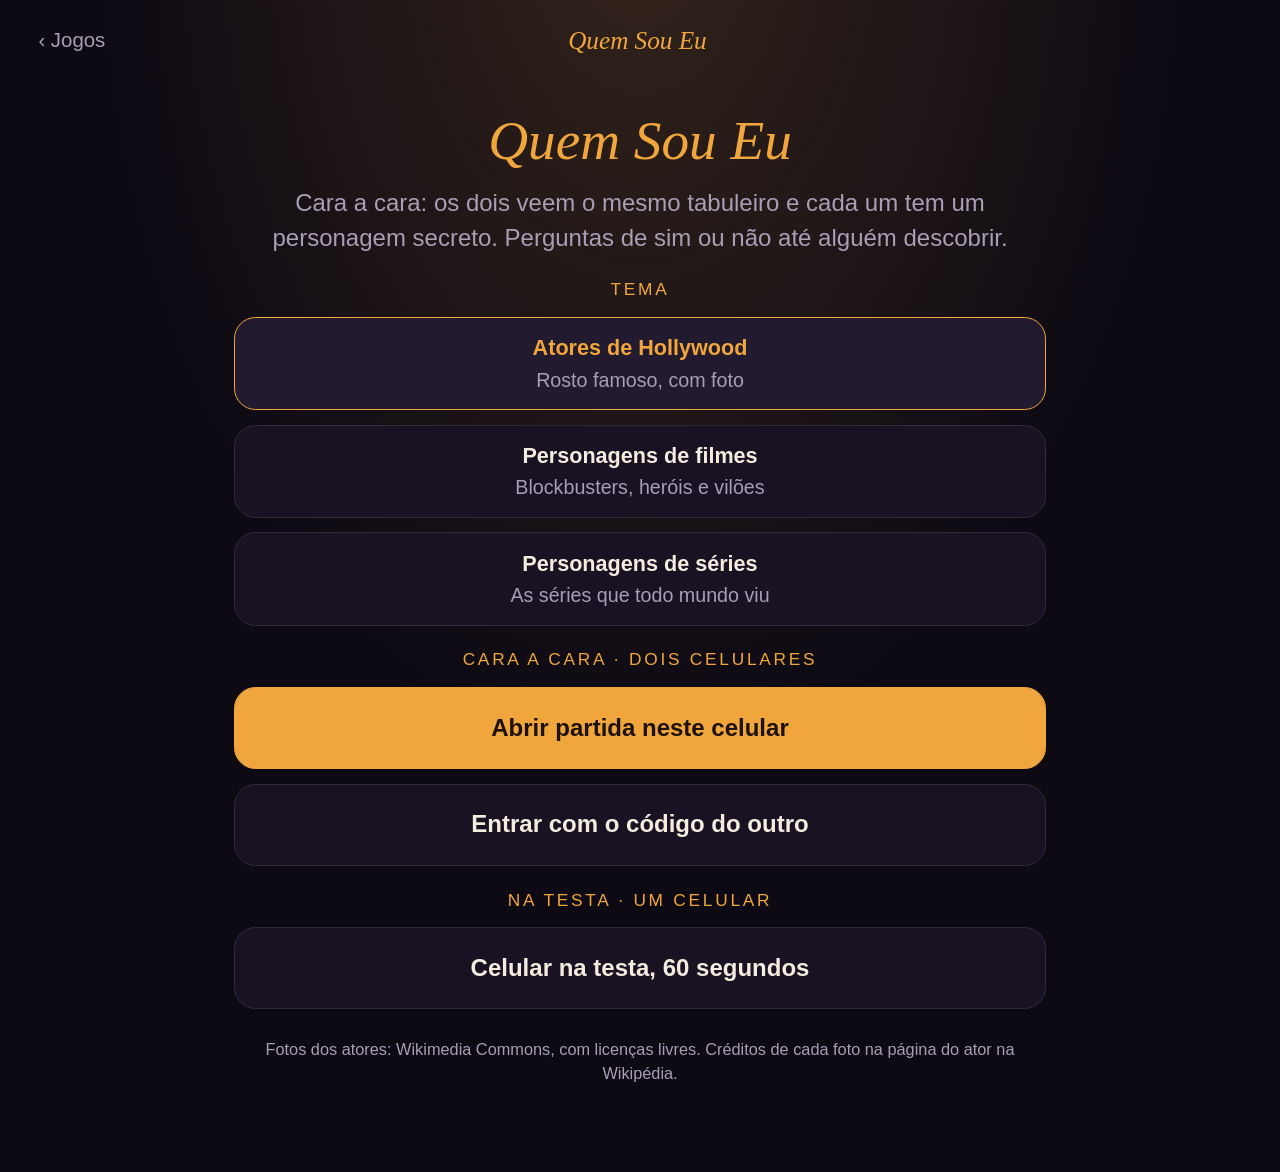
<file: quem-sou-eu/index.html>
<!doctype html>
<html lang="pt-BR">
<head>
<meta charset="utf-8">
<meta name="viewport" content="width=device-width,initial-scale=1">
<meta name="robots" content="noindex,nofollow">
<meta name="theme-color" content="#0d0a14">
<title>Quem Sou Eu</title>
<link rel="stylesheet" href="../assets/base.css">
<style>
:root{--acc:#f0a63c;--acc-ink:#1d1204;--glow:rgba(240,166,60,.17)}
.screen.board{max-width:44rem;padding-left:.6rem;padding-right:.6rem}
.code{font-size:3.4rem;letter-spacing:.4rem;font-family:"Iowan Old Style","Palatino Linotype",Palatino,Georgia,serif;color:var(--acc);margin:.4rem 0}
.grid{display:flex;flex-wrap:wrap;margin:.4rem -.2rem}
.t{position:relative;width:calc(25% - .4rem);margin:.2rem;padding:0;border:1px solid var(--line);border-radius:.7rem;background:var(--bg2);color:var(--ink);
  font:inherit;cursor:pointer;overflow:hidden;-webkit-appearance:none;appearance:none;text-align:center;transition:opacity .2s}
@media(min-width:560px){.t{width:calc(16.666% - .4rem)}}
.t .ph{display:block;width:100%;padding-top:110%;background:#0a0810 center 18%/cover no-repeat;position:relative}
.t .em{position:absolute;top:0;left:0;right:0;bottom:0;display:flex;align-items:center;justify-content:center;font-size:2rem}
.t .nm{display:block;font-size:.66rem;line-height:1.15;padding:.3rem .2rem .35rem;min-height:2.1rem;font-weight:600}
.t .fm{display:block;font-size:.56rem;color:var(--mut);font-weight:400;margin-top:.1rem}
.t.down{opacity:.16}
.t.down:after{content:"";position:absolute;left:10%;right:10%;top:50%;height:2px;background:var(--ink);transform:rotate(-35deg)}
.t.aim{border-color:var(--acc)}
.chute .t{box-shadow:0 0 0 1px var(--acc)}
.me{display:flex;align-items:center;background:var(--bg2);border:1px solid var(--acc);border-radius:1rem;padding:.45rem;margin:.2rem 0 .5rem;text-align:left}
.me .ph{flex:0 0 3.4rem;height:3.4rem;border-radius:.6rem;background:#0a0810 center 18%/cover no-repeat;position:relative;margin-right:.7rem;overflow:hidden}
.me .ph .em{position:absolute;top:0;left:0;right:0;bottom:0;display:flex;align-items:center;justify-content:center;font-size:1.8rem}
.me b{display:block;font-size:1.05rem}
.me small{color:var(--mut);font-size:.75rem}
.me .hid{filter:blur(9px)}
.me button{margin-left:auto;flex:0 0 auto;width:auto}
.bar2{display:flex;margin:.2rem -.25rem 0}
.bar2 .btn{flex:1 1 0;margin:.25rem}
.big2{font-family:"Iowan Old Style","Palatino Linotype",Palatino,Georgia,serif;font-size:2.6rem;line-height:1.1;margin:.4rem 0;color:var(--acc)}
.hero{width:11rem;height:12rem;margin:.6rem auto;border-radius:1rem;background:#0a0810 center 18%/cover no-repeat;position:relative;border:1px solid var(--line)}
.hero .em{position:absolute;top:0;left:0;right:0;bottom:0;display:flex;align-items:center;justify-content:center;font-size:5rem}
.testa{font-family:"Iowan Old Style","Palatino Linotype",Palatino,Georgia,serif;font-size:3rem;line-height:1.1;margin:1rem 0 .3rem}
.clock{font-size:2.4rem;font-variant-numeric:tabular-nums;font-family:"Iowan Old Style","Palatino Linotype",Palatino,Georgia,serif;color:var(--acc)}
.cred{font-size:.68rem;color:var(--mut);margin-top:1.2rem}
.cred a{color:var(--mut)}
</style>
</head>
<body>
<header class="top"><a href="../">‹ Jogos</a><span class="brand">Quem Sou Eu</span><span class="pts" id="pts"></span></header>
<main id="app"></main>
<script src="../assets/app.js"></script>
<script>
(function () {
'use strict';
/* Atores: [nome, caminho da foto no Wikimedia Commons]. */
var FOTO="https://upload.wikimedia.org/wikipedia/commons/thumb/";
var ATORES=[["Tom Hanks", "3/39/TomHanksPrincEdw031223_%2811_of_41%29_%28cropped%29.jpg/250px-TomHanksPrincEdw031223_%2811_of_41%29_%28cropped%29.jpg"],["Leonardo DiCaprio", "2/2d/LeoPTABFI191125-28_%28cropped%29.jpg/250px-LeoPTABFI191125-28_%28cropped%29.jpg"],["Brad Pitt", "9/90/Brad_Pitt-69858.jpg/250px-Brad_Pitt-69858.jpg"],["Johnny Depp", "2/21/Johnny_Depp_2020.jpg/250px-Johnny_Depp_2020.jpg"],["Tom Cruise", "2/23/Tom_Cruise_at_53rd_Saturn_Awards_2026-01.jpg/250px-Tom_Cruise_at_53rd_Saturn_Awards_2026-01.jpg"],["Will Smith", "5/55/TechCrunch_Disrupt_San_Francisco_2019_-_Day_1_%2848834070763%29_%28cropped%29.jpg/250px-TechCrunch_Disrupt_San_Francisco_2019_-_Day_1_%2848834070763%29_%28cropped%29.jpg"],["Denzel Washington", "c/cc/Denzel_Washington_at_the_2025_Cannes_Film_Festival.jpg/250px-Denzel_Washington_at_the_2025_Cannes_Film_Festival.jpg"],["Morgan Freeman", "4/42/Morgan_Freeman_at_The_Pentagon_on_2_August_2023_-_230802-D-PM193-3363_%28cropped%29.jpg/250px-Morgan_Freeman_at_The_Pentagon_on_2_August_2023_-_230802-D-PM193-3363_%28cropped%29.jpg"],["Robert Downey Jr.", "a/a9/RobertDowneyJr-byPhilipRomano7_%28cropped%29.jpg/250px-RobertDowneyJr-byPhilipRomano7_%28cropped%29.jpg"],["Scarlett Johansson", "a/ad/Scarlett_Johansson-8588.jpg/250px-Scarlett_Johansson-8588.jpg"],["Angelina Jolie", "1/12/Angelina_Jolie-643531_%28cropped%29.jpg/250px-Angelina_Jolie-643531_%28cropped%29.jpg"],["Jennifer Lawrence", "0/01/Jennifer_Lawrence%2C_Cannes_Film_Festival_2025.jpg/250px-Jennifer_Lawrence%2C_Cannes_Film_Festival_2025.jpg"],["Margot Robbie", "9/90/Margot_Robbie_Wuthering_Heights_premiere_%28cropped%29.jpg/250px-Margot_Robbie_Wuthering_Heights_premiere_%28cropped%29.jpg"],["Emma Stone", "2/23/Emma_Stone_at_the_2025_Venice_Film_Festival-6313_%28cropped%29.jpg/250px-Emma_Stone_at_the_2025_Venice_Film_Festival-6313_%28cropped%29.jpg"],["Meryl Streep", "e/e5/Meryl_Streep-_Press_conference_for_the_film_%22The_Devil_Wears_Prada_2%22_-_55194765350_%28cropped1%29.jpg/250px-Meryl_Streep-_Press_conference_for_the_film_%22The_Devil_Wears_Prada_2%22_-_55194765350_%28cropped1%29.jpg"],["Julia Roberts", "d/d3/Julia_Roberts_2025.jpg/250px-Julia_Roberts_2025.jpg"],["Sandra Bullock", "7/74/Sandra_Bullock_at_The_Egyptian_Theatre_2024.jpg/250px-Sandra_Bullock_at_The_Egyptian_Theatre_2024.jpg"],["Nicole Kidman", "9/9e/MKr384262_Nicole_Kidman_%28Women_In_Motion%2C_Cannes_2025%29.jpg/250px-MKr384262_Nicole_Kidman_%28Women_In_Motion%2C_Cannes_2025%29.jpg"],["Keanu Reeves", "b/b4/Keanu_Reeves_at_TIFF_2025_02_%28Cropped%29.jpg/250px-Keanu_Reeves_at_TIFF_2025_02_%28Cropped%29.jpg"],["Dwayne Johnson", "7/7e/Dwayne_Johnson-1764_%284x5_cropped_with_moderate_headroom%29.jpg/250px-Dwayne_Johnson-1764_%284x5_cropped_with_moderate_headroom%29.jpg"],["Vin Diesel", "8/83/Vin_Diesel_by_Gage_Skidmore_2.jpg/250px-Vin_Diesel_by_Gage_Skidmore_2.jpg"],["Chris Hemsworth", "8/86/Chris_Hemsworth_-_Crime_101.jpg/250px-Chris_Hemsworth_-_Crime_101.jpg"],["Chris Evans", "d/d5/Chris_Evans_at_the_2025_Toronto_International_Film_Festival_%28cropped%29.jpg/250px-Chris_Evans_at_the_2025_Toronto_International_Film_Festival_%28cropped%29.jpg"],["Chris Pratt", "b/bf/Chris_Pratt_Jurassic_World_Fallen_Kingdom_Japan_Premiere_Red_Carpet_%283x4_cropped%29.jpg/250px-Chris_Pratt_Jurassic_World_Fallen_Kingdom_Japan_Premiere_Red_Carpet_%283x4_cropped%29.jpg"],["Ryan Reynolds", "1/14/Deadpool_2_Japan_Premiere_Red_Carpet_Ryan_Reynolds_%28cropped%29.jpg/250px-Deadpool_2_Japan_Premiere_Red_Carpet_Ryan_Reynolds_%28cropped%29.jpg"],["Ryan Gosling", "6/62/GoslingBFI081223_%2822_of_30%29_%2853388157347%29_%28cropped%29.jpg/250px-GoslingBFI081223_%2822_of_30%29_%2853388157347%29_%28cropped%29.jpg"],["Hugh Jackman", "d/d8/Hugh_Jackman_Is_This_Thing_On-68_%28cropped%29.jpg/250px-Hugh_Jackman_Is_This_Thing_On-68_%28cropped%29.jpg"],["Matt Damon", "f/f9/MattDamon-byPhilipRomano2.jpg/250px-MattDamon-byPhilipRomano2.jpg"],["Ben Affleck", "3/34/Ben_Affleck_at_83rd_Venice_International_Film_Festival-1_%28cropped%29.jpg/250px-Ben_Affleck_at_83rd_Venice_International_Film_Festival-1_%28cropped%29.jpg"],["Christian Bale", "0/0a/Christian_Bale-7837.jpg/250px-Christian_Bale-7837.jpg"],["Samuel L. Jackson", "2/29/SamuelLJackson.jpg/250px-SamuelLJackson.jpg"],["Harrison Ford", "8/81/Harrison_Ford_-_Televerse_2025-03.jpg/250px-Harrison_Ford_-_Televerse_2025-03.jpg"],["Arnold Schwarzenegger", "e/e3/Arnold_Schwarzenegger_-_Austrian_World_Summit_2026_BHO-2906.jpg/250px-Arnold_Schwarzenegger_-_Austrian_World_Summit_2026_BHO-2906.jpg"],["Sylvester Stallone", "1/12/P20251206DT-0472_%283x4_cropped_on_Stallone_with_moderate_headroom%29.jpg/250px-P20251206DT-0472_%283x4_cropped_on_Stallone_with_moderate_headroom%29.jpg"],["Jim Carrey", "b/b5/Jim_Carrey_in_2020.png/250px-Jim_Carrey_in_2020.png"],["Adam Sandler", "1/1f/Jackie_Sandler_Adam_Sandler_Jay_Kelly-36_%283x4%29.jpg/250px-Jackie_Sandler_Adam_Sandler_Jay_Kelly-36_%283x4%29.jpg"],["Zendaya", "5/5a/Zendaya-byPhilipRomano.jpg/250px-Zendaya-byPhilipRomano.jpg"],["Tom Holland", "1/18/TomHolland-byPhilipRomano.jpg/250px-TomHolland-byPhilipRomano.jpg"],["Timothée Chalamet", "5/5c/Timoth%C3%A9e_Chalamet-63482_%28cropped%29.jpg/250px-Timoth%C3%A9e_Chalamet-63482_%28cropped%29.jpg"],["Anne Hathaway", "a/a5/AnneHathaway-byPhilipRomano-Crop.jpg/250px-AnneHathaway-byPhilipRomano-Crop.jpg"],["Natalie Portman", "f/f9/NataliePortman.jpg/250px-NataliePortman.jpg"],["Gal Gadot", "3/38/Gal_Gadot_by_Gage_Skidmore_3.jpg/250px-Gal_Gadot_by_Gage_Skidmore_3.jpg"],["Emma Watson", "7/7f/Emma_Watson_2013.jpg/250px-Emma_Watson_2013.jpg"],["Daniel Radcliffe", "1/12/DanielRadcliffe.jpg/250px-DanielRadcliffe.jpg"],["Cameron Diaz", "9/99/Cameron_Diaz_at_WWD_Style_Awards_2026-1998.jpg/250px-Cameron_Diaz_at_WWD_Style_Awards_2026-1998.jpg"],["Jason Statham", "d/d3/Jason_Statham_2018.jpg/250px-Jason_Statham_2018.jpg"],["Keira Knightley", "f/f1/Keira_Knightley_in_The_Aftermath_05.jpg/250px-Keira_Knightley_in_The_Aftermath_05.jpg"],["Zoe Saldaña", "e/e1/Zoe_Salda%C3%B1a_at_the_2024_Toronto_International_Film_Festival_%28cropped%29.jpg/250px-Zoe_Salda%C3%B1a_at_the_2024_Toronto_International_Film_Festival_%28cropped%29.jpg"],["Jennifer Aniston", "1/16/JenniferAnistonHWoFFeb2012.jpg/250px-JenniferAnistonHWoFFeb2012.jpg"],["Mark Wahlberg", "2/26/Mark_Wahlberg_2021.jpg/250px-Mark_Wahlberg_2021.jpg"],["Eddie Murphy", "5/5f/Eddie_Murphy_by_David_Shankbone.jpg/250px-Eddie_Murphy_by_David_Shankbone.jpg"],["Pedro Pascal", "5/56/Pedro_Pascal_at_the_2026_New_York_Film_Festival-042.jpg/250px-Pedro_Pascal_at_the_2026_New_York_Film_Festival-042.jpg"],["Robert Pattinson", "d/d6/Robert_Pattinson_Venice_Film_Festival_%28cropped%29.jpg/250px-Robert_Pattinson_Venice_Film_Festival_%28cropped%29.jpg"],["Kristen Stewart", "3/3b/Kristen_Stewart_at_WWD_Style_Awards_2026.jpg/250px-Kristen_Stewart_at_WWD_Style_Awards_2026.jpg"],["Al Pacino", "5/5b/Al_Pacino_-_Killing_Castro_-_Q%26A_-_Tribeca_2026_-_by_%40JJxFile-23_%28cropped%29.jpg/250px-Al_Pacino_-_Killing_Castro_-_Q%26A_-_Tribeca_2026_-_by_%40JJxFile-23_%28cropped%29.jpg"],["Robert De Niro", "c/c1/Robert_de_Niro_Cannes_Film_Festival_%283x4_cropped%29.jpg/250px-Robert_de_Niro_Cannes_Film_Festival_%283x4_cropped%29.jpg"],["Anthony Hopkins", "6/63/Anthony_Hopkins_Red_Sea_Festival_2025_Portrait_%28cropped%29.jpg/250px-Anthony_Hopkins_Red_Sea_Festival_2025_Portrait_%28cropped%29.jpg"],["Viola Davis", "7/75/Viola_Davis_2026_%28cropped%29.jpg/250px-Viola_Davis_2026_%28cropped%29.jpg"],["Halle Berry", "a/aa/Halle_Berry-1910.jpg/250px-Halle_Berry-1910.jpg"],["Jackie Chan", "3/35/Jackie_Chan.jpg/250px-Jackie_Chan.jpg"],["Cate Blanchett", "2/2a/Cate_Blanchett-63298_%28cropped_2%29.jpg/250px-Cate_Blanchett-63298_%28cropped_2%29.jpg"],["Charlize Theron", "7/73/CharlizeTheron-byPhilipRomano2.jpg/250px-CharlizeTheron-byPhilipRomano2.jpg"],["Jack Black", "9/92/TenaciousDO2160623_%2838_of_62%29_Jack_Black.jpg/250px-TenaciousDO2160623_%2838_of_62%29_Jack_Black.jpg"],["Megan Fox", "a/a8/Megan_Fox_-_Jennifer%27s_Body.jpg/250px-Megan_Fox_-_Jennifer%27s_Body.jpg"]];
/* Personagens: [nome, filme ou série, emoji]. Sem foto: as imagens deles não têm licença livre. */
var FILMES = [
['Jack Sparrow', 'Piratas do Caribe', '🏴‍☠️'], ['Harry Potter', 'Harry Potter', '⚡'], ['Hermione Granger', 'Harry Potter', '📚'], ['Voldemort', 'Harry Potter', '🐍'],
['Dumbledore', 'Harry Potter', '🧙'], ['Darth Vader', 'Star Wars', '🌑'], ['Luke Skywalker', 'Star Wars', '🌅'], ['Yoda', 'Star Wars', '🟢'],
['Han Solo', 'Star Wars', '🛸'], ['Homem de Ferro', 'Vingadores', '🦾'], ['Capitão América', 'Vingadores', '🛡️'], ['Thor', 'Vingadores', '🔨'],
['Hulk', 'Vingadores', '💚'], ['Thanos', 'Vingadores', '🧤'], ['Homem-Aranha', 'Marvel', '🕷️'], ['Pantera Negra', 'Marvel', '🐾'],
['Groot', 'Guardiões da Galáxia', '🌳'], ['Deadpool', 'Deadpool', '❌'], ['Batman', 'DC', '🦇'], ['Coringa', 'DC', '🃏'],
['Mulher-Maravilha', 'DC', '⭐'], ['Superman', 'DC', '🦸'], ['Wolverine', 'X-Men', '🐺'], ['Indiana Jones', 'Indiana Jones', '🗿'],
['James Bond', '007', '🍸'], ['Neo', 'Matrix', '🕶️'], ['Forrest Gump', 'Forrest Gump', '🏃'], ['Rocky Balboa', 'Rocky', '🥊'],
['Exterminador do Futuro', 'O Exterminador do Futuro', '⚙️'], ['Gandalf', 'O Senhor dos Anéis', '🧙‍♂️'], ['Frodo', 'O Senhor dos Anéis', '🏔️'], ['Gollum', 'O Senhor dos Anéis', '💍'],
['Shrek', 'Shrek', '🧅'], ['Buzz Lightyear', 'Toy Story', '🚀'], ['Woody', 'Toy Story', '🤠'], ['Elsa', 'Frozen', '❄️'],
['Simba', 'O Rei Leão', '🦁'], ['Jack Dawson', 'Titanic', '🚢'], ['Don Corleone', 'O Poderoso Chefão', '🕴️'], ['Hannibal Lecter', 'O Silêncio dos Inocentes', '🍷'],
['Marty McFly', 'De Volta para o Futuro', '🛹'], ['Doc Brown', 'De Volta para o Futuro', '⏰'], ['E.T.', 'E.T.', '👽'], ['John Wick', 'John Wick', '🐶'],
['Dominic Toretto', 'Velozes e Furiosos', '🏎️'], ['Katniss Everdeen', 'Jogos Vorazes', '🏹'], ['Barbie', 'Barbie', '💖'], ['Jake Sully', 'Avatar', '🔵'],
['Ethan Hunt', 'Missão: Impossível', '💣'], ['Optimus Prime', 'Transformers', '🚛'], ['King Kong', 'King Kong', '🦍'], ['Gru', 'Meu Malvado Favorito', '🍌'],
['Edward Cullen', 'Crepúsculo', '🧛'], ['Willy Wonka', 'A Fantástica Fábrica de Chocolate', '🍫'], ['Rambo', 'Rambo', '🎖️'], ['Maverick', 'Top Gun', '✈️']
];
var SERIES = [
['Walter White', 'Breaking Bad', '🧪'], ['Jesse Pinkman', 'Breaking Bad', '🧢'], ['Eleven', 'Stranger Things', '🧇'], ['Hopper', 'Stranger Things', '🚔'],
['Steve Harrington', 'Stranger Things', '🏏'], ['Jon Snow', 'Game of Thrones', '🐺'], ['Daenerys', 'Game of Thrones', '🐉'], ['Tyrion', 'Game of Thrones', '🍷'],
['Arya Stark', 'Game of Thrones', '🗡️'], ['Cersei', 'Game of Thrones', '👑'], ['Ross', 'Friends', '🦕'], ['Rachel', 'Friends', '☕'],
['Joey', 'Friends', '🍕'], ['Chandler', 'Friends', '😏'], ['Monica', 'Friends', '🧽'], ['Phoebe', 'Friends', '🎸'],
['Sheldon Cooper', 'The Big Bang Theory', '🔬'], ['Michael Scott', 'The Office', '📎'], ['Dexter', 'Dexter', '🩸'], ['Wandinha', 'Wandinha', '🖤'],
['Rick Grimes', 'The Walking Dead', '🧟'], ['Daryl', 'The Walking Dead', '🏹'], ['Negan', 'The Walking Dead', '⚾'], ['Joel', 'The Last of Us', '🍄'],
['Ellie', 'The Last of Us', '🎒'], ['Homer Simpson', 'Os Simpsons', '🍩'], ['Bart Simpson', 'Os Simpsons', '🛹'], ['Rick Sanchez', 'Rick and Morty', '🌀'],
['Peter Griffin', 'Family Guy', '🍺'], ['Dr. House', 'House', '💊'], ['Barney Stinson', 'How I Met Your Mother', '👔'], ['Ted Mosby', 'How I Met Your Mother', '☂️'],
['Mandaloriano', 'The Mandalorian', '🪖'], ['Grogu', 'The Mandalorian', '🐸'], ['Tony Soprano', 'Família Soprano', '🍝'], ['Bob Esponja', 'Bob Esponja', '🍍'],
['Thomas Shelby', 'Peaky Blinders', '🎩'], ['Sherlock', 'Sherlock', '🔍'], ['Geralt', 'The Witcher', '⚔️'], ['Lucifer', 'Lucifer', '😈'],
['Carrie Bradshaw', 'Sex and the City', '👠'], ['Don Draper', 'Mad Men', '🥃'], ['Kendall Roy', 'Succession', '💼'], ['Meredith Grey', "Grey's Anatomy", '🩺']
];
var TEMAS = [
{ n: 'Atores de Hollywood', d: 'Rosto famoso, com foto', l: function () { return ATORES.map(function (a) { return { n: a[0], f: a[1] ? FOTO + a[1] : '', e: '' }; }); } },
{ n: 'Personagens de filmes', d: 'Blockbusters, heróis e vilões', l: function () { return FILMES.map(function (a) { return { n: a[0], s: a[1], e: a[2] }; }); } },
{ n: 'Personagens de séries', d: 'As séries que todo mundo viu', l: function () { return SERIES.map(function (a) { return { n: a[0], s: a[1], e: a[2] }; }); } }
];
var N = 24, S = null;

function esc(s) { return JG.esc(s); }
function ph(p, cls) {
  return '<span class="ph' + (cls ? ' ' + cls : '') + '"' + (p.f ? ' style="background-image:url(\'' + p.f + '\')"' : '') + '>' + (p.f ? '' : '<span class="em">' + (p.e || esc(p.n.charAt(0))) + '</span>') + '</span>';
}
function pts(t) { document.getElementById('pts').innerHTML = t || ''; }

function menu() {
  S = null; pts();
  var th = JG.store('qse_tema'); th = th === null ? 0 : th;
  (function draw() {
    JG.view('<h1>Quem Sou Eu</h1><p class="mut">Cara a cara: os dois veem o mesmo tabuleiro e cada um tem um personagem secreto. Perguntas de sim ou não até alguém descobrir.</p>' +
      '<p class="kick">Tema</p>' + TEMAS.map(function (t, i) {
        return '<button class="btn sm' + (th === i ? ' on' : '') + '" data-act="t" data-v="' + i + '">' + t.n + '<br><span class="mut small" style="font-weight:400">' + t.d + '</span></button>';
      }).join('') +
      '<p class="kick">Cara a cara · dois celulares</p><button class="btn primary" data-act="new">Abrir partida neste celular</button><button class="btn" data-act="join">Entrar com o código do outro</button>' +
      '<p class="kick">Na testa · um celular</p><button class="btn" data-act="testa">Celular na testa, 60 segundos</button>' +
      '<p class="cred">Fotos dos atores: Wikimedia Commons, com licenças livres. Créditos de cada foto na página do ator na Wikipédia.</p>', {
      t: function (el) { th = +el.getAttribute('data-v'); JG.store('qse_tema', th); draw(); },
      'new': function () { quem(function (me) { lobby('' + (100 + Math.floor(Math.random() * 900)) + th, me); }); },
      join: function () {
        JG.view('<p class="kick">Entrar</p><h2>Código que aparece no outro celular</h2><input class="input" id="cd" inputmode="numeric" maxlength="4" placeholder="0000" autocomplete="off">' +
          '<p class="mut small" id="er"></p><button class="btn primary" data-act="ok">Entrar</button><button class="btn ghost sm" data-act="b">Voltar</button>', {
          ok: function () {
            var v = document.getElementById('cd').value.trim();
            if (!/^\d{3}[0-2]$/.test(v)) { document.getElementById('er').textContent = 'São 4 números, iguais aos do outro celular.'; return; }
            quem(function (me) { start(+v, 1, me); });
          },
          b: menu
        });
      },
      testa: function () { testa(th); }
    });
  })();
}
function quem(done) {
  JG.needNames(function (n) {
    JG.view('<p class="kick">Este celular</p><h2>Quem está com ele?</h2><button class="btn" data-act="a">' + esc(n[0]) + '</button><button class="btn" data-act="b">' + esc(n[1]) + '</button>' +
      '<button class="btn ghost sm" data-act="c">Trocar nomes</button>', {
      a: function () { done(0); }, b: function () { done(1); },
      c: function () { JG.needNames(function () { quem(done); }, true); }
    });
  });
}
function lobby(code, me) {
  JG.view('<p class="kick">Partida aberta · ' + TEMAS[+code.charAt(3)].n + '</p><div class="code">' + code + '</div>' +
    '<p class="mut">No outro celular: Quem Sou Eu, "Entrar com o código do outro", e digitar este número.</p>' +
    '<button class="btn primary" data-act="go">Ver o tabuleiro</button>', { go: function () { start(+code, 0, me); } });
}

/* O código define tabuleiro e os dois segredos; cada celular sabe o segredo do outro só para conferir o chute. */
function start(code, role, me) {
  S = { code: code, th: code % 10, role: role, me: me, n: JG.names(), k: 1, w: [0, 0] };
  partida();
}
function partida() {
  var r = JG.rng(S.code * 97 + S.k * 7919);
  S.b = JG.shuffle(TEMAS[S.th].l(), r).slice(0, N);
  var a = Math.floor(r() * N), b = (a + 1 + Math.floor(r() * (N - 1))) % N;
  S.sec = [a, b]; S.down = {}; S.chute = false; S.hide = false;
  S.comeca = (S.k % 2 === 1) === (S.role === 0);
  tab();
}
function tab() {
  var mine = S.b[S.sec[S.role]], outro = esc(S.n[1 - S.me]), vivos = 0;
  pts('Partida <b>' + S.k + '</b>');
  var g = S.b.map(function (p, i) {
    if (!S.down[i]) vivos++;
    return '<button class="t' + (S.down[i] ? ' down' : '') + '" data-act="t" data-i="' + i + '">' + ph(p) + '<span class="nm">' + esc(p.n) + (p.s ? '<span class="fm">' + esc(p.s) + '</span>' : '') + '</span></button>';
  }).join('');
  JG.view('<div class="me">' + ph(mine, S.hide ? 'hid' : '') + '<div><small>Você é</small><b>' + (S.hide ? '•••' : esc(mine.n)) + '</b></div><button class="btn ghost sm" data-act="h">' + (S.hide ? 'Mostrar' : 'Esconder') + '</button></div>' +
    (S.chute ? '<p class="acc"><b>Modo chute:</b> toque em quem você acha que ' + outro + ' é. Errou, perdeu.</p>' :
      '<p class="mut small">' + (S.comeca ? 'Você começa' : outro + ' começa') + '. Uma pergunta de sim ou não por vez. Toque para derrubar. Restam <b style="color:var(--ink)">' + vivos + '</b>.</p>') +
    '<div class="grid' + (S.chute ? ' chute' : '') + '">' + g + '</div>' +
    '<div class="bar2">' + (S.chute ? '<button class="btn" data-act="c">Cancelar chute</button>' : '<button class="btn primary" data-act="c">Chutar</button>') +
    '<button class="btn ghost sm" data-act="r">Levantar todos</button></div>', {
    t: function (el) {
      var i = +el.getAttribute('data-i');
      if (S.chute) { confirma(i); return; }
      S.down[i] = !S.down[i]; el.className = 't' + (S.down[i] ? ' down' : '');
      var n = 0; for (var j = 0; j < N; j++) if (!S.down[j]) n++;
      var p = document.querySelector('.mut.small b'); if (p) p.textContent = n;
    },
    h: function () { S.hide = !S.hide; tab(); },
    c: function () { S.chute = !S.chute; tab(); },
    r: function () { S.down = {}; tab(); }
  }, { wide: true, back: menu });
  var sc = document.querySelector('.screen'); if (sc) sc.className += ' board';
}
function confirma(i) {
  var p = S.b[i], outro = esc(S.n[1 - S.me]);
  JG.view('<p class="kick">Chute final</p><div class="hero"></div><h2>' + outro + ' é <span class="acc">' + esc(p.n) + '</span>?</h2>' +
    '<p class="mut">Se errar, a partida é de ' + outro + '.</p><button class="btn primary" data-act="y">Sim, chutar</button><button class="btn" data-act="n">Voltar ao tabuleiro</button>', {
    y: function () { fim(i === S.sec[1 - S.role], i); },
    n: function () { S.chute = false; tab(); }
  });
  heroImg(p);
}
function heroImg(p) {
  var h = document.querySelector('.hero'); if (!h) return;
  if (p.f) { h.style.backgroundImage = "url('" + p.f + "')"; h.innerHTML = ''; } else h.innerHTML = '<span class="em">' + (p.e || esc(p.n.charAt(0))) + '</span>';
}
function fim(ok, i) {
  var real = S.b[S.sec[1 - S.role]], outro = esc(S.n[1 - S.me]), eu = esc(S.n[S.me]);
  if (ok) S.w[S.me]++; else S.w[1 - S.me]++;
  JG.view('<p class="kick">' + (ok ? 'Acertou' : 'Errou') + '</p><div class="hero"></div><div class="big2">' + esc(real.n) + '</div>' +
    '<h2>' + (ok ? 'Partida de ' + eu + '. Avise ' + outro + '.' : 'Não era ' + esc(S.b[i].n) + '. A partida é de ' + outro + '.') + '</h2>' +
    '<div class="vs"><div><div class="who">' + eu + '</div><div class="big">' + S.w[S.me] + '</div></div><div><div class="who">' + outro + '</div><div class="big">' + S.w[1 - S.me] + '</div></div></div>' +
    '<p class="mut small">Placar deste celular. Para a revanche, os dois apertam o botão abaixo.</p>' +
    '<button class="btn primary" data-act="nx">Revanche · partida ' + (S.k + 1) + '</button><button class="btn" data-act="m">Voltar ao início</button>', {
    nx: function () { S.k++; partida(); },
    m: menu
  });
  heroImg(real);
}

/* ---------- Na testa: um celular, 60 segundos ---------- */
function testa(th) {
  var deck = JG.shuffle(TEMAS[th].l()), i = 0, ok = 0, pulou = [], t = 60, T = null;
  JG.view('<p class="kick">Na testa · ' + TEMAS[th].n + '</p><h2>Quem segura o celular na testa não pode ver a tela</h2>' +
    '<p class="mut">O outro dá dicas sem dizer o nome. Acertou, toque em "Acertou". Travou, "Passa". 60 segundos.</p><button class="btn primary" data-act="go">Começar</button><button class="btn ghost sm" data-act="b">Voltar</button>', {
    go: function () { carta(); T = setInterval(tick, 1000); },
    b: menu
  });
  function tick() {
    t--; var c = document.getElementById('ck');
    if (!c) { clearInterval(T); return; }
    c.textContent = t;
    if (t <= 0) { clearInterval(T); if (navigator.vibrate) navigator.vibrate([300, 100, 300]); fimT(); }
  }
  function carta() {
    var p = deck[i % deck.length];
    JG.view('<div class="clock" id="ck">' + t + '</div><div class="hero"></div><div class="testa">' + esc(p.n) + '</div>' + (p.s ? '<p class="mut">' + esc(p.s) + '</p>' : '') +
      '<div class="row"><button class="btn" data-act="p">Passa</button><button class="btn primary" data-act="a">Acertou</button></div>', {
      a: function () { ok++; i++; carta(); },
      p: function () { pulou.push(p.n); i++; carta(); }
    }, { back: function () { clearInterval(T); menu(); } });
    heroImg(p);
  }
  function fimT() {
    JG.view('<p class="kick">Tempo</p><div class="big acc">' + ok + '</div><h2>' + (ok === 1 ? 'acerto' : 'acertos') + '</h2>' +
      (pulou.length ? '<p class="mut small">Passou: ' + esc(pulou.join(', ')) + '</p>' : '') +
      '<button class="btn primary" data-act="g">Agora é o outro</button><button class="btn" data-act="m">Voltar ao início</button>', {
      g: function () { testa(th); }, m: menu
    });
  }
}

menu();
})();
</script>
</body>
</html>
</file>
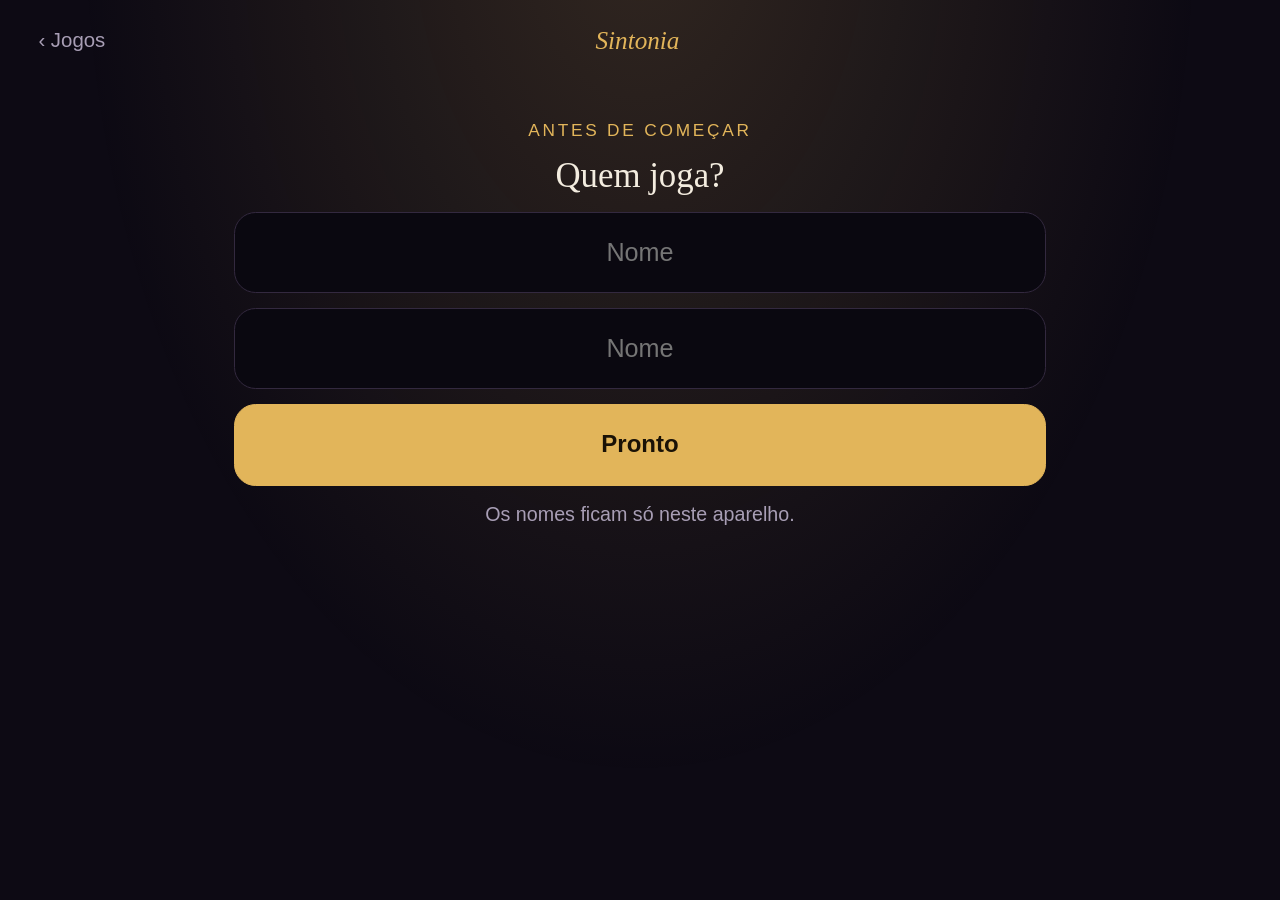
<file: sintonia/index.html>
<!doctype html>
<html lang="pt-BR">
<head>
<meta charset="utf-8">
<meta name="viewport" content="width=device-width,initial-scale=1">
<meta name="robots" content="noindex,nofollow">
<meta name="theme-color" content="#0d0a14">
<title>Sintonia</title>
<link rel="stylesheet" href="../assets/base.css">
<style>
.nums{display:flex;flex-wrap:wrap;justify-content:center;margin:.6rem -.2rem}
.nums .btn{width:3.1rem;margin:.2rem;padding:.75rem 0}
.bet .btn small{display:block;font-weight:400;color:var(--mut);font-size:.72rem;margin-top:.15rem}
.bet .btn.on small{color:var(--acc)}
</style>
</head>
<body>
<header class="top"><a href="../">‹ Jogos</a><span class="brand">Sintonia</span><span class="pts" id="pts"></span></header>
<main id="app"></main>
<script src="../assets/app.js"></script>
<script>
(function () {
'use strict';
/* t: l = leve, f = fundo, p = picante. {a} = de quem é a pergunta, {p} = quem palpita. */
var TEXTO = [
['l','Qual cheiro leva {a} direto para a infância?'],
['l','Que música {a} canta errado com toda a convicção?'],
['l','Que palavra ou expressão {a} repete sem perceber?'],
['l','Com uma tarde livre e secreta, para onde {a} iria?'],
['l','Qual foi a compra mais inútil de que {a} não se arrepende?'],
['l','Que comida {a} finge gostar por educação?'],
['l','Qual mania {a} acha que ninguém nota?'],
['l','Que barulho tira {a} do sério?'],
['l','O que {a} sempre esquece de pôr na mala?'],
['l','Como se chamaria o bar de {a}?'],
['l','Que prato {a} cozinha quando quer impressionar?'],
['l','Que famoso {a} chamaria para um jantar só de fofoca?'],
['l','Que talento inútil dá orgulho em {a}?'],
['l','Qual seria o superpoder mais preguiçoso que {a} escolheria?'],
['l','Que filme {a} já viu mais vezes do que admite?'],
['l','Qual é o pedido de {a} numa padaria às 7 da manhã?'],
['l','Que profissão {a} teria numa vida paralela?'],
['l','Qual bicho {a} seria, segundo {a}?'],
['l','Que assunto faz {a} falar por vinte minutos sem respirar?'],
['l','O que {a} compraria primeiro com um prêmio inesperado?'],
['f','Qual elogio {a} nunca esqueceu?'],
['f','De que {a} tinha medo quando criança?'],
['f','Em que momento do último ano {a} sentiu mais orgulho de si?'],
['f','Que lembrança {a} revisitaria por uma hora?'],
['f','O que {a} faria da vida se dinheiro e opinião alheia não existissem?'],
['f','Que conselho {a} daria para a própria versão de 15 anos?'],
['f','O que acalma {a} quando nada mais funciona?'],
['f','Que gesto pequeno de {p} deixa {a} bem o dia inteiro?'],
['f','Em que momento {a} percebeu que isso aqui era sério?'],
['f','Que hábito de {p} {a} acabou pegando?'],
['f','O que {a} mais admira em {p} e quase nunca fala?'],
['f','Para onde {a} viajaria amanhã com {p}?'],
['f','Qual foi a primeira impressão que {a} teve de {p}?'],
['f','Em que lugar {a} se sente mais em casa?'],
['f','Que coisa {a} quer aprender antes dos 40?'],
['f','Qual foi o dia mais feliz de {a} ao lado de {p}?'],
['f','Que pessoa mudou o rumo da vida de {a}?'],
['f','O que {a} gostaria de ouvir mais vezes?'],
['p','Que roupa de {p} tira {a} do eixo?'],
['p','Qual parte do corpo de {p} é a preferida de {a}?'],
['p','Para {a}, qual foi a melhor noite de vocês?'],
['p','Onde um beijo desmonta {a}?'],
['p','Que música {a} poria para tocar numa noite a dois?'],
['p','Que lugar inusitado {a} toparia?'],
['p','O que {p} faz sem perceber e deixa {a} com vontade?'],
['p','Que frase no ouvido funciona melhor com {a}?'],
['p','Que fantasia {a} ainda não propôs?'],
['p','Manhã, tarde ou madrugada: quando {a} tem mais vontade?'],
['p','Que detalhe do primeiro beijo de vocês {a} lembra melhor?'],
['p','O que {a} queria que acontecesse mais vezes entre vocês?'],
['p','Que cheiro de {p} fica na cabeça de {a}?'],
['p','O que {a} pensou na primeira vez que viu {p} sem roupa?']
];
var QUEM = [
['l','Quem sobrevive mais tempo num apocalipse zumbi?'],
['l','Quem pede desculpa primeiro depois de uma briga boba?'],
['l','Quem demora mais para perceber que ganhou na loteria?'],
['l','Quem chora primeiro num filme de cachorro?'],
['l','Quem acaba detido por bobagem numa viagem ao exterior?'],
['l','Quem se perde mesmo com GPS?'],
['l','Quem gasta mais no mercado com fome?'],
['l','Quem dorme primeiro no filme?'],
['l','Quem conta o segredo sem querer?'],
['l','Quem é mais dramático doente?'],
['l','Quem ganharia um reality show na base da estratégia?'],
['f','Quem manda mensagem primeiro depois de um silêncio?'],
['f','Quem teima mais sabendo que está errado?'],
['f','Quem sente mais ciúme e disfarça pior?'],
['f','Quem toparia primeiro largar tudo e mudar de país?'],
['f','Quem lembra melhor das datas?'],
['f','Quem disse "eu te amo" primeiro?'],
['f','Quem cuida mais do outro num dia ruim?'],
['p','Quem toma mais a iniciativa?'],
['p','Quem faz mais barulho?'],
['p','Quem tem a imaginação mais suja?'],
['p','Quem provoca mais em público?'],
['p','Quem aguenta menos tempo só nos beijos?'],
['p','Quem tira a roupa do outro mais rápido?']
];
var ESCALA = [
['l','quanto {a} toparia pular de paraquedas amanhã?'],
['l','quanto {a} gosta de surpresas?'],
['l','que nota {a} dá para a própria comida?'],
['l','quanto {a} confia no próprio senso de direção?'],
['l','quanto {a} gosta de dançar quando ninguém vê?'],
['l','quanto {a} aguentaria um mês numa cabana sem internet?'],
['l','quanta paciência {a} tem em fila?'],
['l','quanto {a} acredita em signo?'],
['l','quanto {a} gosta de filme de terror?'],
['l','quanto {a} gosta de acordar cedo no sábado?'],
['f','quanta falta {a} sente de {p} depois de dois dias longe?'],
['f','quanto ciúme {a} sente e não admite?'],
['f','quanto {a} está feliz com a vida hoje?'],
['f','quanto {a} quer ter filhos um dia?'],
['f','quanto {a} se preocupa com o que pensam dele ou dela?'],
['p','que nota {a} dá para o próprio beijo?'],
['p','quanto {a} gosta de provocação em público?'],
['p','quanta vontade {a} está sentindo agora?'],
['p','quanto {a} gosta de mandar?'],
['p','quanto {a} gosta de obedecer?']
];
var PUXA = ['Conta a história por trás disso.', 'Desde quando é assim?', 'Quem mais sabe disso?', 'Qual foi a última vez?',
  'O palpite veio de onde?', 'Mudou com o tempo?', 'Vale um exemplo.'];
var DECKS = [['l', 'Leve'], ['f', 'Fundo'], ['p', 'Picante'], ['*', 'Tudo']];

var S = {}, N;
function fill(q, a, p) { return JG.esc(q).replace(/\{a\}/g, '<span class="acc">' + JG.esc(N[a]) + '</span>').replace(/\{p\}/g, JG.esc(N[p])); }
function pts() { document.getElementById('pts').innerHTML = S.deck ? '<b>' + S.sc[0] + '</b> · <b>' + S.sc[1] + '</b>' : ''; }
function head() { return '<p class="kick">Rodada ' + (S.i + 1) + ' de ' + S.deck.length + '</p>'; }

function menu() {
  S = { tag: '*', total: 12 };
  pts();
  (function draw() {
    JG.view('<h1>Sintonia</h1><p class="mut">Um responde em segredo sobre si. O outro aposta e tenta acertar. Tem também votação secreta e escala de 0 a 10.</p>' +
      '<p class="kick">Baralho</p><div class="row">' + DECKS.map(function (d) {
        return '<button class="btn sm' + (S.tag === d[0] ? ' on' : '') + '" data-act="tag" data-v="' + d[0] + '">' + d[1] + '</button>';
      }).join('') + '</div><p class="kick">Rodadas</p><div class="row">' + [8, 12, 18].map(function (n) {
        return '<button class="btn sm' + (S.total === n ? ' on' : '') + '" data-act="tot" data-v="' + n + '">' + n + '</button>';
      }).join('') + '</div><button class="btn primary" data-act="go">Começar</button>', {
      tag: function (el) { S.tag = el.getAttribute('data-v'); draw(); },
      tot: function (el) { S.total = +el.getAttribute('data-v'); draw(); },
      go: begin
    });
  })();
}
function pool(list, type) {
  return JG.shuffle(list.filter(function (c) { return S.tag === '*' || c[0] === S.tag; })).map(function (c) { return { type: type, q: c[1] }; });
}
function begin() {
  var t = pool(TEXTO, 'texto'), q = pool(QUEM, 'quem'), e = pool(ESCALA, 'escala'), deck = [], turn = Math.random() < 0.5 ? 0 : 1, i;
  var pattern = ['texto', 'texto', 'quem', 'texto', 'escala', 'texto'];
  for (i = 0; deck.length < S.total; i++) {
    var want = pattern[i % pattern.length], src = want === 'texto' ? t : want === 'quem' ? q : e;
    var c = src.pop() || t.pop() || q.pop() || e.pop();
    if (!c) break;
    if (c.type !== 'quem') { c.a = turn; turn = 1 - turn; }
    deck.push(c);
  }
  S.deck = deck; S.i = 0; S.sc = [0, 0]; S.max = 0; S.got = 0;
  pts(); next();
}
function next() {
  if (S.i >= S.deck.length) return end();
  var c = S.deck[S.i];
  if (c.type === 'texto') texto(c); else if (c.type === 'quem') quem(c); else escala(c);
}
function done() { S.i++; pts(); next(); }

/* Resposta escrita em segredo, palpite com aposta. */
function texto(c) {
  var a = c.a, p = 1 - a;
  JG.pass(N[a], N[p], function () {
    JG.view(head() + '<p class="q">' + fill(c.q, a, p) + '</p>' +
      '<input class="input hide" id="ans" autocomplete="off" autocapitalize="sentences" placeholder="Resposta secreta de ' + JG.esc(N[a]) + '">' +
      '<button class="btn ghost sm" data-act="eye">Mostrar o que digitei</button>' +
      '<button class="btn primary" data-act="ok">Guardar</button><button class="btn ghost sm" data-act="skip">Trocar de pergunta</button>', {
      eye: function () { document.getElementById('ans').classList.toggle('hide'); },
      skip: function () { swap(c); },
      ok: function () {
        var v = document.getElementById('ans').value.trim(); if (!v) return;
        c.ans = v; guess();
      }
    });
  });
  function guess() {
    var bet = 2;
    JG.pass(N[p], N[a], function draw() {
      var old = document.getElementById('gs'), keep = old ? old.value : '';
      JG.view(head() + '<p class="q">' + fill(c.q, a, p) + '</p><p class="kick">Quanto ' + JG.esc(N[p]) + ' aposta</p>' +
        '<div class="row bet">' + [[1, 'Chute'], [2, 'Acho que sei'], [3, 'Certeza']].map(function (b) {
          return '<button class="btn sm' + (bet === b[0] ? ' on' : '') + '" data-act="bet" data-v="' + b[0] + '">' + b[0] + '<small>' + b[1] + '</small></button>';
        }).join('') + '</div><p class="mut small">Errar com certeza custa 1 ponto.</p>' +
        '<input class="input" id="gs" autocomplete="off" autocapitalize="sentences" placeholder="Palpite de ' + JG.esc(N[p]) + '">' +
        '<button class="btn primary" data-act="ok">Revelar</button>', {
        bet: function (el) { bet = +el.getAttribute('data-v'); draw(); },
        ok: function () { reveal(document.getElementById('gs').value.trim() || 'falou em voz alta', bet); }
      });
      document.getElementById('gs').value = keep;
    }, 'A resposta de ' + JG.esc(N[a]) + ' está guardada.');
  }
  function reveal(g, bet) {
    S.max += 3;
    JG.view(head() + '<p class="mut">' + fill(c.q, a, p) + '</p><div class="vs"><div><div class="who">' + JG.esc(N[a]) + ' respondeu</div><div class="val acc">' +
      JG.esc(c.ans) + '</div></div><div><div class="who">' + JG.esc(N[p]) + ' apostou ' + bet + '</div><div class="val">' + JG.esc(g) + '</div></div></div>' +
      '<p class="kick">' + JG.esc(N[a]) + ' decide</p><div class="row"><button class="btn sm" data-act="j" data-v="2">Em cheio</button>' +
      '<button class="btn sm" data-act="j" data-v="1">Quase</button><button class="btn sm" data-act="j" data-v="0">Errou</button></div>' +
      '<p class="mut small">' + JG.pick(PUXA) + '</p>', {
      j: function (el) {
        var v = +el.getAttribute('data-v'), d = v === 2 ? bet : v === 1 ? 1 : (bet === 3 ? -1 : 0);
        S.sc[p] += d; if (d > 0) S.got += d;
        done();
      }
    });
  }
}
function swap(c) {
  var used = S.deck.map(function (x) { return x.q; });
  var alt = pool(TEXTO, 'texto').filter(function (x) { return used.indexOf(x.q) < 0; })[0];
  if (alt) c.q = alt.q;
  next();
}

/* Os dois votam em segredo em quem dos dois. Bateu, os dois pontuam. */
function quem(c) {
  var first = S.i % 2, votes = [];
  function vote(who, then) {
    JG.pass(N[who], N[1 - who], function () {
      JG.view(head() + '<p class="kick">Voto secreto</p><p class="q">' + JG.esc(c.q) + '</p><div class="row">' +
        '<button class="btn" data-act="v" data-v="0">' + JG.esc(N[0]) + '</button><button class="btn" data-act="v" data-v="1">' + JG.esc(N[1]) + '</button></div>', {
        v: function (el) { votes[who] = +el.getAttribute('data-v'); then(); }
      });
    });
  }
  vote(first, function () {
    vote(1 - first, function () {
      var hit = votes[0] === votes[1];
      S.max += 2; if (hit) { S.sc[0]++; S.sc[1]++; S.got += 2; }
      JG.view(head() + '<p class="mut">' + JG.esc(c.q) + '</p><div class="vs"><div><div class="who">' + JG.esc(N[0]) + ' votou</div><div class="val">' + JG.esc(N[votes[0]]) +
        '</div></div><div><div class="who">' + JG.esc(N[1]) + ' votou</div><div class="val">' + JG.esc(N[votes[1]]) + '</div></div></div>' +
        (hit ? '<h2 class="ok">Bateu. Um ponto para cada.</h2>' : '<h2 class="no">Não bateu.</h2><p class="mut">Cada um defende o próprio voto.</p>') +
        '<button class="btn primary" data-act="n">Seguir</button>', { n: done });
    });
  });
}

/* Nota secreta de 0 a 10, palpite por proximidade. */
function escala(c) {
  var a = c.a, p = 1 - a;
  function grid(label, then) {
    var h = '';
    for (var i = 0; i <= 10; i++) h += '<button class="btn" data-act="n" data-v="' + i + '">' + i + '</button>';
    JG.view(head() + '<p class="kick">' + label + '</p><p class="q">De 0 a 10, ' + fill(c.q, a, p) + '</p><div class="nums">' + h + '</div>', {
      n: function (el) { then(+el.getAttribute('data-v')); }
    });
  }
  JG.pass(N[a], N[p], function () {
    grid('Nota secreta de ' + JG.esc(N[a]), function (real) {
      JG.pass(N[p], N[a], function () {
        grid('Palpite de ' + JG.esc(N[p]), function (g) {
          var d = Math.abs(real - g), w = d === 0 ? 3 : d === 1 ? 2 : d === 2 ? 1 : 0;
          S.max += 3; S.sc[p] += w; S.got += w;
          JG.view(head() + '<p class="mut">De 0 a 10, ' + fill(c.q, a, p) + '</p><div class="vs"><div><div class="who">' + JG.esc(N[a]) + '</div><div class="big acc">' + real +
            '</div></div><div><div class="who">Palpite de ' + JG.esc(N[p]) + '</div><div class="big">' + g + '</div></div></div>' +
            '<h2 class="' + (w ? 'ok' : 'no') + '">' + (d === 0 ? 'Na mosca. 3 pontos.' : w ? 'Perto. ' + w + (w > 1 ? ' pontos.' : ' ponto.') : 'Longe.') + '</h2>' +
            '<p class="mut small">' + JG.pick(PUXA) + '</p><button class="btn primary" data-act="n">Seguir</button>', { n: done });
        });
      }, 'A nota de ' + JG.esc(N[a]) + ' está guardada.');
    });
  });
}

function end() {
  var pc = S.max ? Math.round(100 * S.got / S.max) : 0, w = S.sc[0] === S.sc[1] ? -1 : S.sc[0] > S.sc[1] ? 0 : 1;
  var t = pc >= 80 ? 'Um lê o pensamento do outro.' : pc >= 60 ? 'Sintonia fina.' : pc >= 40 ? 'Ainda há mistério. Bom sinal.' : 'Dois estranhos muito íntimos.';
  JG.view('<p class="kick">Fim</p><div class="big acc">' + pc + '%</div><h2>' + t + '</h2>' +
    '<div class="vs"><div><div class="who">' + JG.esc(N[0]) + '</div><div class="big">' + S.sc[0] + '</div></div><div><div class="who">' + JG.esc(N[1]) +
    '</div><div class="big">' + S.sc[1] + '</div></div></div><p class="mut">' + (w < 0 ? 'Empate. Ninguém escolhe o próximo jogo sozinho.' :
      JG.esc(N[w]) + ' conhece melhor e escolhe o próximo jogo.') + '</p><button class="btn primary" data-act="a">Jogar de novo</button><a class="btn ghost" href="../">Outros jogos</a>', { a: menu });
}

JG.needNames(function (n) { N = n; menu(); });
})();
</script>
</body>
</html>
</file>
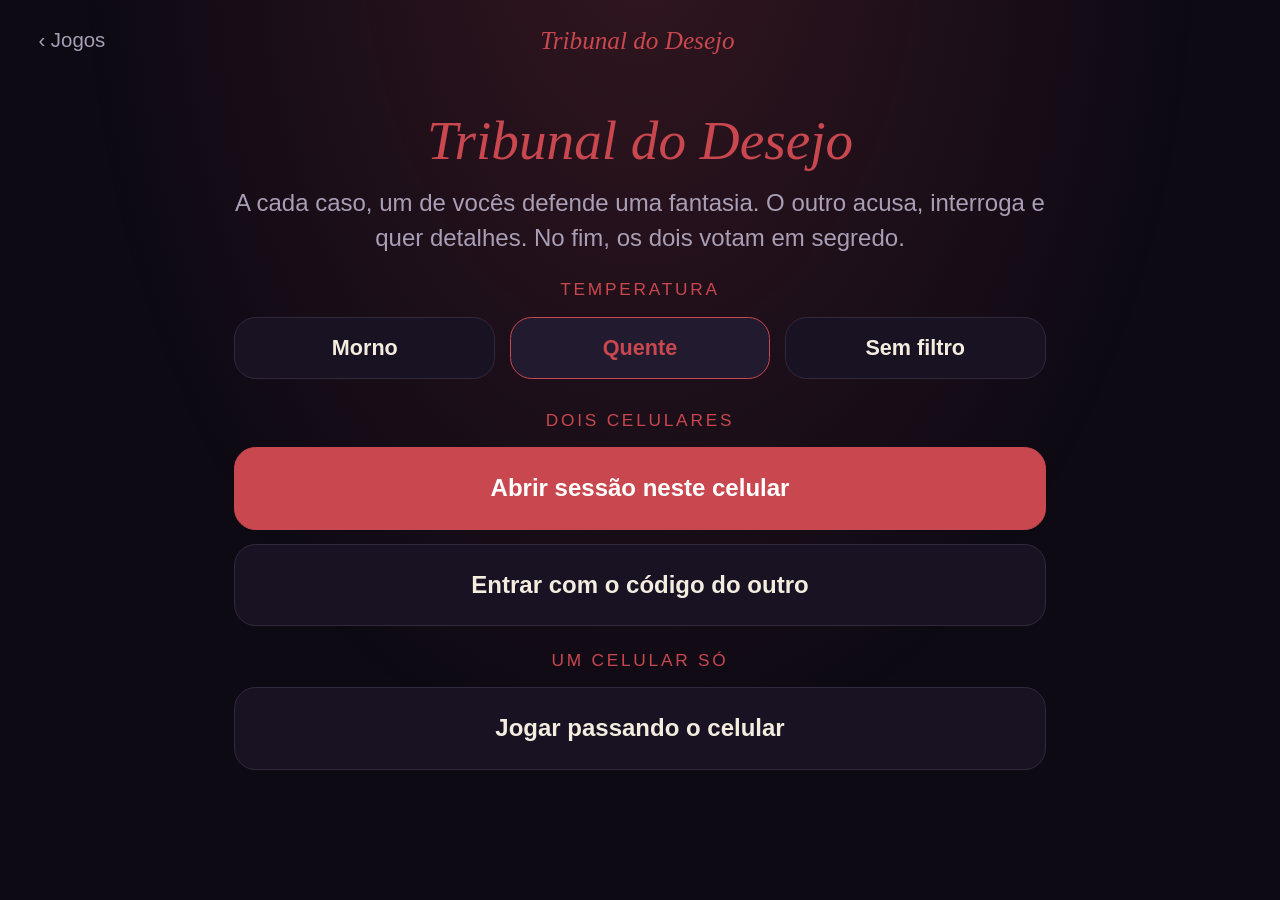
<file: tribunal/index.html>
<!doctype html>
<html lang="pt-BR">
<head>
<meta charset="utf-8">
<meta name="viewport" content="width=device-width,initial-scale=1">
<meta name="robots" content="noindex,nofollow">
<meta name="theme-color" content="#0d0a14">
<title>Tribunal do Desejo</title>
<link rel="stylesheet" href="../assets/base.css">
<style>
:root{--acc:#c9474f;--acc-ink:#fff;--glow:rgba(201,71,79,.2)}
.code{font-size:3.4rem;letter-spacing:.4rem;font-family:"Iowan Old Style","Palatino Linotype",Palatino,Georgia,serif;color:var(--acc);margin:.4rem 0}
.role{display:inline-block;padding:.3rem .8rem;border-radius:2rem;border:1px solid var(--acc);color:var(--acc);font-size:.75rem;letter-spacing:.12em;text-transform:uppercase}
.caso{font-family:"Iowan Old Style","Palatino Linotype",Palatino,Georgia,serif;font-style:italic;color:var(--acc);font-size:1.7rem;margin:.6rem 0 .2rem;line-height:1.15}
.rule{border:1px dashed var(--acc);border-radius:.8rem;padding:.6rem .8rem;font-size:.9rem;margin:.8rem 0;color:var(--mut);text-align:left}
.rule b{color:var(--acc);font-weight:600}
.qs{text-align:left;padding-left:1.2rem;margin:.6rem 0}
.qs li{margin:.55rem 0;font-size:1.08rem}
.clock{font-size:3.4rem;font-variant-numeric:tabular-nums;margin:.2rem 0;font-family:"Iowan Old Style","Palatino Linotype",Palatino,Georgia,serif}
.clock.end{color:var(--acc)}
.vt .btn small{display:block;font-weight:400;font-size:.75rem;color:var(--mut);margin-top:.15rem}
.seal{font-size:2.6rem;font-family:"Iowan Old Style","Palatino Linotype",Palatino,Georgia,serif;font-style:italic;color:var(--acc);margin:1.2rem 0}
.autos{text-align:left;margin:.8rem 0;padding:0;list-style:none}
.autos li{padding:.55rem 0;border-bottom:1px solid var(--line)}
.autos li span{float:right;color:var(--mut);font-size:.85rem}
.autos li.win{color:var(--acc)}
</style>
</head>
<body>
<header class="top"><a href="../">‹ Jogos</a><span class="brand">Tribunal do Desejo</span><span class="pts" id="pts"></span></header>
<main id="app"></main>
<script src="../assets/app.js"></script>
<script>
(function () {
'use strict';
/* Dois aparelhos sem rede: o mesmo código gera os mesmos casos nos dois; cada papel vê só a sua parte. {o} = nome de quem acusa. */
var NIV = ['Morno', 'Quente', 'Sem filtro'];
var CASOS = [[
['O caso do banho', 'Tomar banho juntos sem pressa nenhuma, um lavando o outro inteiro, e ninguém pode apressar nada.'],
['O caso da manhã', 'Num dia sem despertador, acordar o outro com beijos que vão descendo pelo corpo.'],
['O caso do jantar', 'Sair para jantar sabendo que um de vocês está sem nada por baixo. Só os dois sabem.'],
['O caso da carta', 'Escrever ao outro uma carta descrevendo a próxima noite em detalhes, para ser lida em voz alta.'],
['O caso da dança', 'Dança lenta na sala, luz baixa. A cada música, uma peça de roupa a menos.'],
['O caso da massagem', 'Massagem com óleo no corpo inteiro. Regra: quem recebe não pode tocar até o fim.'],
['O caso do hotel', 'Uma noite de hotel só para isso: sem passeio, sem programa, sem sair do quarto.'],
['O caso das mensagens', 'Um dia inteiro trocando mensagens cada vez mais quentes, até a hora de se encontrarem.'],
['O caso da venda', 'Um de vocês de olhos vendados a noite toda, guiado só pela voz do outro.'],
['O caso dos estranhos', 'Chegar separados num bar e paquerar como se fosse o primeiro encontro.'],
['O caso do espelho', 'Transar de frente para um espelho, olhando um para o outro pelo reflexo.'],
['O caso do fim de semana', 'Um fim de semana inteiro em casa, quase sem roupa, com os celulares desligados.'],
['O caso do mirante', 'Estacionar num mirante à noite e nem chegar a descer do carro.'],
['O caso da trilha', 'Montar juntos uma playlist só para transar, e testar faixa por faixa.']
], [
['O caso do controle', 'Uma noite inteira em que um manda e o outro só obedece. Na noite seguinte, revanche.'],
['O caso das mãos presas', 'Prender as mãos de um com uma gravata ou um lenço. O outro faz o que quiser.'],
['O caso do provador', 'Entrar juntos num provador de loja e sair levando mais do que uma roupa nova.'],
['O caso da câmera', 'Gravar vocês dois, assistir juntos logo em seguida e apagar depois.'],
['O caso do brinquedo', 'Escolher juntos um brinquedo novo e estrear na mesma noite.'],
['O caso do silêncio', 'Transar num lugar onde não dá para fazer barulho nenhum. Quem fizer som perde.'],
['O caso da varanda', 'Ao ar livre, na varanda ou no quintal, com o risco pequeno de alguém ver.'],
['O caso da provocação', 'Um dia inteiro de provocação em público, com mãos e sussurros, e nada até chegar em casa.'],
['O caso da escolha', 'Um escolhe a lingerie ou a cueca que o outro vai usar, e só se tira quando ele mandar.'],
['O caso dos personagens', 'Encontro com nomes falsos e histórias inventadas. Só se reconhecem no fim.'],
['O caso do quente e frio', 'Gelo e bebida quente no corpo, alternando, com quem recebe de olhos vendados.'],
['O caso da inversão', 'Quem costuma conduzir passa a noite sendo conduzido, sem exceção.'],
['O caso da madrugada', 'Acordar o outro no meio da noite sem dizer nada. Só começar.'],
['O caso do áudio', 'Mandar ao outro, no meio do expediente, um áudio contando o que vai fazer à noite.']
], [
['O caso do limite', 'Uma noite em que um de vocês leva o outro ao fim quantas vezes conseguir, sem pressa.'],
['O caso da espera', 'Levar o outro até quase o fim, parar, e repetir até ele pedir por favor.'],
['O caso da narração', 'Transar narrando em voz alta, como se alguém estivesse assistindo.'],
['O caso da casa toda', 'Passar por todos os cômodos da casa na mesma noite.'],
['O caso do lugar proibido', 'Um lugar semipúblico: banheiro de restaurante, escada de prédio, carro no estacionamento.'],
['O caso da entrega', 'Com palavra de segurança combinada, um entrega o controle total ao outro por uma noite.'],
['O caso sem mãos', 'Uma noite inteira em que quem conduz não pode usar as mãos. Só a boca.'],
['O caso da terceira pessoa', 'Imaginar em voz alta, durante, que há mais alguém no quarto. Só na conversa.'],
['O caso da força', 'Puxão de cabelo, tapa e palavra suja, com mais força do que vocês costumam usar.'],
['O caso das três posições', 'Três posições que vocês nunca fizeram, uma atrás da outra.'],
['O caso do território novo', 'Experimentar sexo anal com calma, do jeito e no ritmo que quem recebe conduzir.'],
['O caso do espetáculo', 'Um se toca na frente do outro, sem pressa. Quem assiste não pode encostar.'],
['O caso da rapidinha', 'Uma rapidinha no meio de um compromisso, e voltar como se nada tivesse acontecido.'],
['O caso da sessão a dois', 'Assistir pornô juntos. Cada um escolhe um vídeo e explica o que gostou nele.']
]];
var LIVRE = ['Petição livre', 'Neste caso, a defesa escolhe a fantasia. Pode ser uma que você nunca teve coragem de propor.'];
var PROVAS = ['uma lembrança real de vocês dois', 'uma parte do corpo de {o} que você não esquece', 'um som', 'um cheiro ou um gosto',
  'o que você sentiria nos primeiros cinco segundos', 'uma frase que {o} diria nessa hora', 'por que isso ainda não aconteceu',
  'o que você daria a {o} em troca', 'o momento exato em que {o} perderia o controle'];
var OBJ = ['<b>mais detalhe.</b> A defesa repete o último trecho, mais devagar e com mais detalhe.',
  '<b>sussurro.</b> Daqui em diante, a defesa só fala sussurrando.',
  '<b>olhos nos olhos.</b> A defesa continua sem desviar o olhar.',
  '<b>tempo presente.</b> A defesa narra como se estivesse acontecendo agora.',
  '<b>ponto fraco.</b> A defesa diz o que acha que você vai recusar, e por que não deveria.',
  '<b>prova.</b> A defesa precisa citar algo que já aconteceu entre vocês.'];
var PERG = ['Onde exatamente isso acontece? Descreva o lugar.', 'Quem toma a iniciativa, e como?', 'O que cada um está vestindo no começo?',
  'Qual é o primeiro toque?', 'Que som você quer ouvir de mim?', 'O que você imagina que eu estou sentindo?',
  'Qual parte disso você já imaginou sozinho?', 'Como termina?', 'E logo depois, o que a gente faz?',
  'O que poderia dar errado, e você gostaria mesmo assim?', 'Quanto tempo isso dura?', 'Em que momento você perde o controle?',
  'Por que a gente não fez isso hoje?', 'O que eu teria que fazer para você querer o dobro?', 'Qual frase eu falo no seu ouvido nessa hora?',
  'Qual detalhe você está escondendo do tribunal?', 'De 0 a 10, quanto você quer isso? Justifique a nota.', 'Com que roupa eu chego?'];
var VOTOS = [['A', 'Absolvida', 'eu faria'], ['R', 'Pena reduzida', 'com ajustes'], ['X', 'Arquivada', 'não é para mim']];
var SENT = {
  AA: ['Absolvida por unanimidade', 'A sentença é cumprir. Combinem agora: quando, onde e o que cada um leva.'],
  AR: ['Absolvida com condições', 'Quem pediu ajuste diz a condição. A defesa aceita ou faz uma contraproposta.'],
  RR: ['Pena reduzida', 'Cada um descreve uma versão menor que toparia ainda esta semana. Fiquem com a mais gostosa.'],
  AX: ['Júri dividido', 'Quem arquivou conta o que trava. Quem absolveu conta o que atrai. Escutem sem tentar convencer.'],
  RX: ['Quase arquivada', 'Existe algum pedaço dessa ideia que funcionaria para quem arquivou? Se não existir, tudo certo.'],
  XX: ['Arquivada por unanimidade', 'Ninguém quer. Mas digam: que detalhe da defesa, mesmo assim, deu calor?']
};
var RODADAS = 6, S = null, T = null;

function esc(s) { return JG.esc(s); }
function sub(s) { return s.replace(/\{o\}/g, esc(S.n[S.pro])); }
function sent(a, b) { var k = [a, b].sort(function (x, y) { return 'ARX'.indexOf(x) - 'ARX'.indexOf(y); }).join(''); return SENT[k]; }
function vnome(k) { for (var i = 0; i < 3; i++) if (VOTOS[i][0] === k) return VOTOS[i][1]; return ''; }
function stop() { clearInterval(T); T = null; }
function pts() { document.getElementById('pts').innerHTML = S ? 'Caso <b>' + (S.r + 1) + '</b>/' + S.max : ''; }

function menu() {
  S = null; stop(); pts();
  var d = JG.store('tri_nivel'); d = d === null ? 1 : d;
  var juri = JG.store('tri_juris') || [];
  (function draw() {
    JG.view('<h1>Tribunal do Desejo</h1><p class="mut">A cada caso, um de vocês defende uma fantasia. O outro acusa, interroga e quer detalhes. No fim, os dois votam em segredo.</p>' +
      '<p class="kick">Temperatura</p><div class="row">' + NIV.map(function (n, i) {
        return '<button class="btn sm' + (d === i ? ' on' : '') + '" data-act="d" data-v="' + i + '">' + n + '</button>';
      }).join('') + '</div>' +
      '<p class="kick">Dois celulares</p><button class="btn primary" data-act="new">Abrir sessão neste celular</button><button class="btn" data-act="join">Entrar com o código do outro</button>' +
      '<p class="kick">Um celular só</p><button class="btn" data-act="one">Jogar passando o celular</button>' +
      (juri.length ? '<button class="btn ghost sm" data-act="ju">Jurisprudência (' + juri.length + ')</button>' : ''), {
      d: function (el) { d = +el.getAttribute('data-v'); JG.store('tri_nivel', d); draw(); },
      'new': function () { quem(function (me) { lobby('' + (100 + Math.floor(Math.random() * 900)) + d, 0, me); }); },
      join: function () {
        JG.view('<p class="kick">Entrar</p><h2>Código que aparece no outro celular</h2><input class="input" id="cd" inputmode="numeric" maxlength="4" placeholder="0000" autocomplete="off">' +
          '<p class="mut small" id="er"></p><button class="btn primary" data-act="ok">Entrar</button><button class="btn ghost sm" data-act="b">Voltar</button>', {
          ok: function () {
            var v = document.getElementById('cd').value.trim();
            if (!/^\d{3}[0-2]$/.test(v)) { document.getElementById('er').textContent = 'São 4 números, iguais aos do outro celular.'; return; }
            quem(function (me) { lobby(v, 1, me); });
          },
          b: menu
        });
      },
      one: function () { JG.needNames(function (n) { start({ two: false, seed: Math.floor(Math.random() * 1e6), lvl: d, n: n }); }); },
      ju: juris
    });
  })();
}

/* Em dois celulares cada um diz quem é; os nomes podem estar em ordem diferente em cada aparelho. */
function quem(done) {
  JG.needNames(function (n) {
    JG.view('<p class="kick">Este celular</p><h2>Quem está com ele?</h2><button class="btn" data-act="a">' + esc(n[0]) + '</button><button class="btn" data-act="b">' + esc(n[1]) + '</button>' +
      '<button class="btn ghost sm" data-act="c">Trocar nomes</button>', {
      a: function () { done(0); }, b: function () { done(1); },
      c: function () { JG.needNames(function () { quem(done); }, true); }
    });
  });
}
function lobby(code, role, me) {
  JG.view('<p class="kick">Sessão aberta</p><div class="code">' + code + '</div><p class="mut">' +
    (role === 0 ? 'No outro celular: Tribunal do Desejo, "Entrar com o código do outro", e digitar este número.' : 'Código aceito. Os dois celulares estão no mesmo processo.') +
    '</p><p>Quando os dois estiverem nesta tela, comecem.</p><button class="btn primary" data-act="go">Abrir o primeiro caso</button>', {
    go: function () { start({ two: true, role: role, me: me, seed: +code, lvl: +code.charAt(3), n: JG.names() }); }
  });
}

function start(o) {
  S = o; S.r = 0; S.max = RODADAS; S.autos = [];
  S.deck = JG.shuffle(CASOS[S.lvl], JG.rng(S.seed * 13 + 5));
  caso();
}
/* Quem defende: em dois celulares, quem abriu a sessão defende nos casos ímpares. */
function papeis() {
  var r = JG.rng(S.seed * 31 + S.r * 7 + 1);
  S.caso = S.r === 3 ? LIVRE : S.deck[(S.r > 3 ? S.r - 1 : S.r) % S.deck.length];
  S.prova = JG.pick(PROVAS, r); S.obj = JG.pick(OBJ, r); S.perg = JG.shuffle(PERG, r).slice(0, 3);
  if (S.two) {
    S.souDef = (S.role === 0) === (S.r % 2 === 0);
    S.def = S.souDef ? S.me : 1 - S.me;
  } else S.def = S.r % 2;
  S.pro = 1 - S.def;
}
function cab() { return '<p class="kick">' + NIV[S.lvl] + '</p><div class="caso">' + esc(S.caso[0]) + '</div><p class="q" style="font-size:1.2rem">' + esc(S.caso[1]) + '</p>'; }

function caso() {
  papeis(); pts(); stop();
  var d = esc(S.n[S.def]), p = esc(S.n[S.pro]);
  if (S.two && !S.souDef) {
    JG.view('<span class="role">Você acusa</span>' + cab() +
      '<p class="mut">' + d + ' tem 60 segundos para defender o caso. Você só escuta.</p>' +
      '<div class="rule">Durante a defesa, você pode interromper <b>uma vez</b> e declarar: objeção, ' + S.obj + '</div>' +
      '<button class="btn primary" data-act="nx">A defesa terminou. Interrogar</button>', { nx: interrogar }, { back: menu });
    return;
  }
  JG.view((S.two ? '<span class="role">Você defende</span>' : '<span class="role">' + d + ' defende · ' + p + ' acusa</span>') + cab() +
    '<div class="rule"><b>Prova obrigatória:</b> a defesa precisa usar ' + esc(sub(S.prova)) + '.</div>' +
    (S.two ? '' : '<div class="rule">' + p + ' pode interromper <b>uma vez</b> e declarar: objeção, ' + S.obj + '</div>') +
    '<div class="clock" id="ck">1:00</div><button class="btn primary" id="go" data-act="go">Começar a defesa</button>' +
    '<button class="btn ghost sm" data-act="nx">Defesa encerrada</button>' + (S.r > 0 ? '<button class="btn ghost sm" data-act="bk">‹ Caso anterior (se os celulares desencontraram)</button>' : ''), {
    go: function () {
      var t = 60, ck = document.getElementById('ck'), b = document.getElementById('go'); b.disabled = true; stop();
      T = setInterval(function () {
        t--; if (!document.getElementById('ck')) { stop(); return; }
        ck.textContent = '0:' + ('0' + Math.max(t, 0)).slice(-2);
        if (t <= 0) { stop(); ck.className = 'clock end'; ck.textContent = 'Tempo'; if (navigator.vibrate) navigator.vibrate([200, 100, 200]); }
      }, 1000);
    },
    nx: interrogar,
    bk: function () { S.r--; S.autos.pop(); caso(); }
  }, { back: menu });
}

function interrogar() {
  stop();
  var d = esc(S.n[S.def]), p = esc(S.n[S.pro]);
  var lista = '<ol class="qs">' + S.perg.map(function (q) { return '<li>' + esc(q) + '</li>'; }).join('') + '</ol>';
  if (S.two && S.souDef) {
    JG.view('<span class="role">Interrogatório</span><h2>' + p + ' pergunta, você responde</h2>' +
      '<p class="mut">Três perguntas. Resposta curta não vale: a promotoria pode exigir mais detalhe.</p>' +
      '<button class="btn primary" data-act="v">Ir ao veredito</button>', { v: votar }, { back: menu });
    return;
  }
  JG.view('<span class="role">Interrogatório</span><h2>' + (S.two ? 'Faça as perguntas a ' + d : p + ' pergunta, ' + d + ' responde') + '</h2>' + lista +
    '<p class="mut small">Pode emendar perguntas suas. Resposta vaga se repete.</p><button class="btn primary" data-act="v">Ir ao veredito</button>', { v: votar }, { back: menu });
}

function botoes() {
  return '<div class="vt">' + VOTOS.map(function (v) { return '<button class="btn" data-act="v" data-v="' + v[0] + '">' + v[1] + '<small>' + v[2] + '</small></button>'; }).join('') + '</div>';
}
function votar() {
  if (S.two) {
    JG.view('<span class="role">Veredito</span><h2>Seu voto, em segredo</h2><p class="mut">Não deixe ver a tela.</p>' + botoes(), {
      v: function (el) {
        var mine = el.getAttribute('data-v');
        JG.view('<span class="role">Voto lacrado</span><h2>Contem até três e virem as telas juntos</h2><button class="btn primary" data-act="s">Mostrar meu voto</button>', {
          s: function () {
            JG.view('<p class="kick">' + esc(S.n[S.me]) + ' votou</p><div class="seal">' + vnome(mine) + '</div><p>E o voto de ' + esc(S.n[1 - S.me]) + '?</p>' +
              VOTOS.map(function (v) { return '<button class="btn sm" data-act="o" data-v="' + v[0] + '">' + v[1] + '</button>'; }).join(''), {
              o: function (e2) { sentenca(mine, e2.getAttribute('data-v')); }
            });
          }
        });
      }
    }, { back: menu });
    return;
  }
  var a = S.n[0], b = S.n[1];
  JG.pass(a, b, function () {
    JG.view('<span class="role">Voto de ' + esc(a) + '</span><h2>Em segredo</h2>' + botoes(), {
      v: function (el) {
        var va = el.getAttribute('data-v');
        JG.pass(b, a, function () {
          JG.view('<span class="role">Voto de ' + esc(b) + '</span><h2>Em segredo</h2>' + botoes(), {
            v: function (e2) { sentenca(va, e2.getAttribute('data-v'), true); }
          });
        });
      }
    });
  });
}

function sentenca(a, b, ambos) {
  var s = sent(a, b);
  S.autos[S.r] = { t: S.r === 3 ? 'Petição livre' : S.caso[0], k: s[0], win: a !== 'X' && b !== 'X' };
  var fim = S.r + 1 >= S.max;
  JG.view('<p class="kick">Sentença</p>' +
    (ambos ? '<div class="vs"><div><div class="who">' + esc(S.n[0]) + '</div><div class="val">' + vnome(a) + '</div></div><div><div class="who">' + esc(S.n[1]) + '</div><div class="val">' + vnome(b) + '</div></div></div>' : '') +
    '<div class="caso">' + s[0] + '</div><p class="q" style="font-size:1.2rem">' + s[1] + '</p>' +
    '<button class="btn primary" data-act="nx">' + (fim ? 'Encerrar a sessão' : 'Próximo caso') + '</button>', {
    nx: function () { if (fim) autos(); else { S.r++; caso(); } }
  }, { back: menu });
}

function autos() {
  stop();
  var ganhos = S.autos.filter(function (x) { return x && x.win; });
  var juri = JG.store('tri_juris') || [];
  ganhos.forEach(function (x) { if (x.t !== 'Petição livre' && juri.indexOf(x.t) < 0) juri.push(x.t); });
  JG.store('tri_juris', juri.slice(-40));
  JG.view('<p class="kick">Autos da sessão</p><h2>' + (ganhos.length ? ganhos.length + ' caso' + (ganhos.length > 1 ? 's absolvidos' : ' absolvido') + '. Agora é cumprir.' : 'Nenhuma absolvição. Tribunal exigente.') + '</h2>' +
    '<ul class="autos">' + S.autos.map(function (x) { return x ? '<li' + (x.win ? ' class="win"' : '') + '>' + esc(x.t) + '<span>' + x.k + '</span></li>' : ''; }).join('') + '</ul>' +
    '<button class="btn primary" data-act="m">Mais três casos</button><button class="btn" data-act="h">Voltar ao início</button>' +
    (S.two ? '<p class="mut small">Para continuarem juntos, apertem "Mais três casos" nos dois celulares.</p>' : ''), {
    m: function () { S.max += 3; S.r++; caso(); },
    h: menu
  });
}
function juris() {
  var j = JG.store('tri_juris') || [];
  JG.view('<p class="kick">Jurisprudência</p><h2>O que vocês já absolveram</h2><p class="mut small">Fica só neste celular.</p><ul class="autos">' +
    j.map(function (t) { return '<li class="win">' + esc(t) + '</li>'; }).join('') + '</ul><button class="btn" data-act="b">Voltar</button><button class="btn ghost sm" data-act="z">Apagar lista</button>', {
    b: menu, z: function () { JG.store('tri_juris', []); menu(); }
  }, { back: menu });
}

menu();
})();
</script>
</body>
</html>
</file>
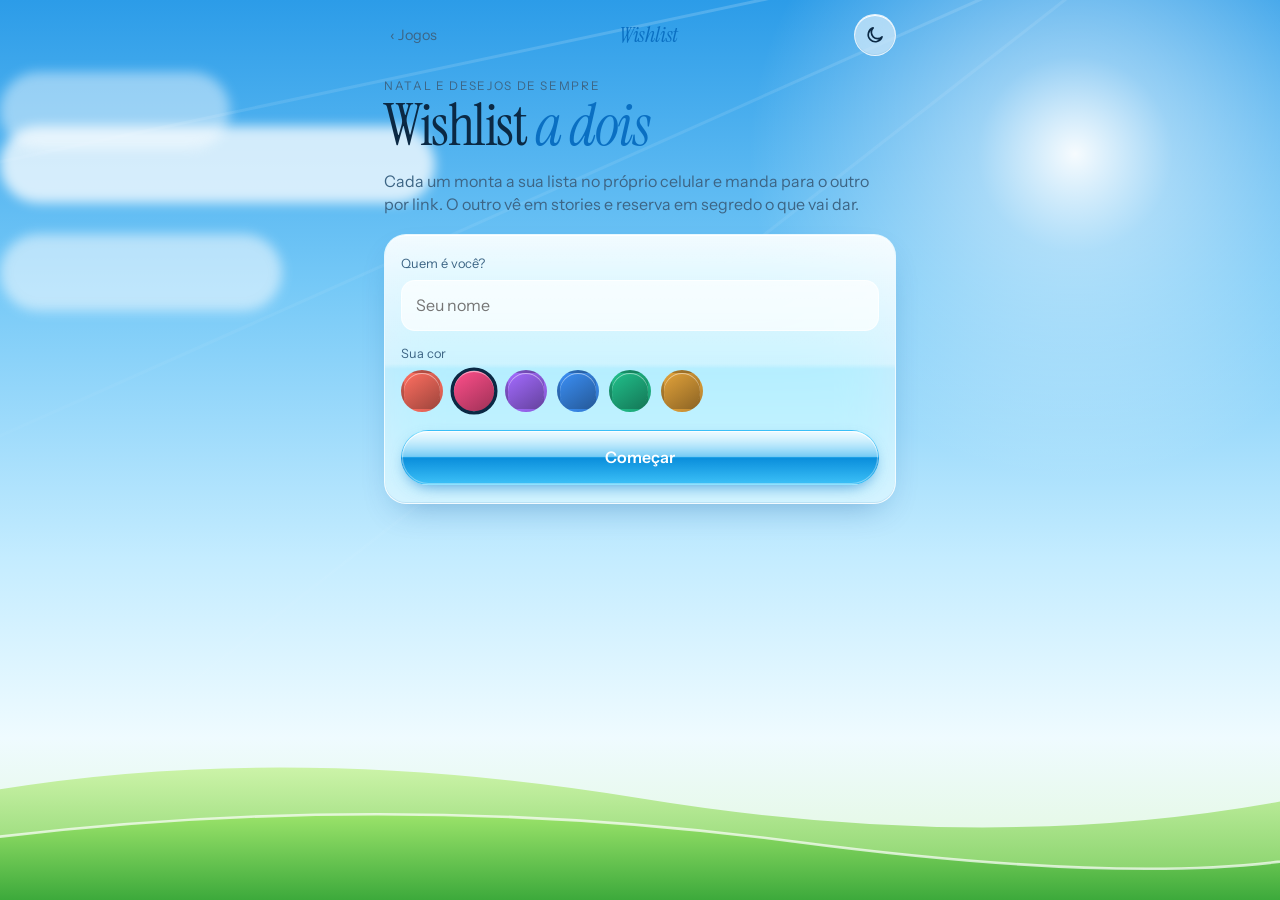
<file: wishlist/index.html>
<!doctype html>
<html lang="pt-BR">
<head>
<meta charset="utf-8">
<meta name="viewport" content="width=device-width,initial-scale=1,viewport-fit=cover">
<meta name="robots" content="noindex,nofollow">
<meta name="apple-mobile-web-app-capable" content="yes">
<meta name="theme-color" content="#060914" id="tc">
<title>Wishlist a dois</title>
<link rel="preconnect" href="https://fonts.googleapis.com">
<link rel="preconnect" href="https://fonts.gstatic.com" crossorigin>
<link href="https://fonts.googleapis.com/css2?family=Instrument+Sans:wght@400;500;600;700&family=Instrument+Serif:ital@0;1&display=swap" rel="stylesheet">
<style>
/* Dois temas: noite segue o Noctua (aurora + vidro escuro, dourado do hub); dia é Frutiger Aero (céu, bolhas, vidro brilhante). */
:root{
  --serif:"Instrument Serif","Iowan Old Style",Palatino,Georgia,serif;
  --sans:"Instrument Sans",-apple-system,"SF Pro Text","Segoe UI",Roboto,sans-serif;
  --spring:cubic-bezier(.2,1.25,.3,1);--out:cubic-bezier(.2,.8,.2,1);
  --r:22px;
}
body.night{
  color-scheme:dark;
  --bg:#060914;--bg2:#0C1124;--ink:#EEF1FF;--mut:#9AA3C7;--faint:#6A7299;
  --glass:rgba(255,255,255,.06);--glass2:rgba(255,255,255,.11);--edge:rgba(255,255,255,.16);--edge2:rgba(255,255,255,.08);
  --hi:inset 0 1px 0 rgba(255,255,255,.14);--shadow:0 20px 50px -28px rgba(0,0,0,.8);
  --brand:#e2b55a;--accent:#9CA8FF;--good:#4FD39A;--bad:#FF6B7F;
  --pri:#e2b55a;--pri-ink:#1a1206;--pri-gloss:none;
  --gloss:linear-gradient(180deg,rgba(255,255,255,.10),rgba(255,255,255,0) 45%);
  --sheet:rgba(14,19,40,.86);--field:rgba(0,0,0,.25);
}
body.day{
  color-scheme:light;
  --bg:#3aa6ee;--bg2:#e9f8ff;--ink:#0b2944;--mut:#3d6585;--faint:#6f90aa;
  --glass:rgba(255,255,255,.52);--glass2:rgba(255,255,255,.75);--edge:rgba(255,255,255,.95);--edge2:rgba(255,255,255,.7);
  --hi:inset 0 1px 0 #fff,inset 0 -1px 0 rgba(120,180,220,.25);--shadow:0 14px 34px -16px rgba(10,80,150,.45);
  --brand:#0a6fc2;--accent:#0a8fd6;--good:#2fa83a;--bad:#e0484f;
  --pri:linear-gradient(180deg,#8fe3ff 0%,#2db0f0 48%,#0b8fdc 52%,#3cc0f7 100%);--pri-ink:#fff;
  --pri-gloss:inset 0 1px 0 rgba(255,255,255,.9),inset 0 0 0 1px rgba(255,255,255,.35),0 6px 16px -6px rgba(0,110,200,.7);
  --gloss:linear-gradient(180deg,rgba(255,255,255,.85) 0%,rgba(255,255,255,.35) 48%,rgba(255,255,255,0) 50%);
  --sheet:rgba(240,250,255,.88);--field:rgba(255,255,255,.7);
}
*,*:before,*:after{box-sizing:border-box;-webkit-tap-highlight-color:transparent}
html{background:#060914}
body{margin:0;min-height:100vh;font-family:var(--sans);font-size:16px;line-height:1.45;color:var(--ink);background:var(--bg2);
  -webkit-font-smoothing:antialiased;overflow-x:hidden;transition:color .5s}
button{font:inherit;color:inherit;cursor:pointer;touch-action:manipulation;-webkit-appearance:none;appearance:none}
[hidden]{display:none!important}
.sr{position:absolute;width:1px;height:1px;overflow:hidden;clip:rect(0 0 0 0)}

/* ---------- Fundos ---------- */
.bgl{position:fixed;inset:0;z-index:0;pointer-events:none;overflow:hidden;transition:opacity .7s}
body.day .aurora,body.night .sky{opacity:0}
.aurora{background:linear-gradient(180deg,#060914,#0C1124)}
.aurora span{position:absolute;border-radius:50%;filter:blur(90px);opacity:.55;animation:drift 26s ease-in-out infinite alternate}
.aurora .a{width:62vmax;height:62vmax;background:#2B3CB8;top:-26vmax;left:-22vmax}
.aurora .b{width:52vmax;height:52vmax;background:#7A2A78;bottom:-26vmax;right:-22vmax;opacity:.42;animation-duration:32s;animation-delay:-8s}
.aurora .c{width:40vmax;height:40vmax;background:#0F6E66;top:38%;left:52%;opacity:.3;animation-duration:22s;animation-delay:-4s}
@keyframes drift{0%{transform:translate(0,0) scale(1)}50%{transform:translate(6vmax,4vmax) scale(1.12)}100%{transform:translate(-4vmax,7vmax) scale(.95)}}
.stars i{position:absolute;width:2px;height:2px;border-radius:50%;background:#fff;animation:tw 4s ease-in-out infinite}
@keyframes tw{0%,100%{opacity:.15}50%{opacity:.9}}
.sky{background:linear-gradient(180deg,#2c9ce8 0%,#76c9f7 32%,#c4ecff 62%,#effbff 82%,#dff7d6 100%)}
.sun{position:absolute;top:-18vmax;right:-14vmax;width:60vmax;height:60vmax;border-radius:50%;
  background:radial-gradient(circle,rgba(255,255,255,.95) 0%,rgba(255,255,255,.45) 18%,rgba(255,255,255,0) 60%);animation:pulse 9s ease-in-out infinite}
@keyframes pulse{50%{transform:scale(1.08);opacity:.85}}
.ray{position:absolute;top:-10%;right:8%;width:120vmax;height:3px;transform-origin:100% 50%;background:linear-gradient(90deg,transparent,rgba(255,255,255,.5));opacity:.5}
.cloud{position:absolute;height:6vmax;border-radius:6vmax;background:rgba(255,255,255,.75);filter:blur(6px);animation:float 60s linear infinite}
@keyframes float{from{transform:translateX(-40vw)}to{transform:translateX(140vw)}}
.hills{position:absolute;left:-10%;right:-10%;bottom:-2px;height:24vh}
.hills svg{width:100%;height:100%;display:block}
.bub{position:absolute;bottom:-12vmax;border-radius:50%;
  background:radial-gradient(circle at 32% 28%,rgba(255,255,255,.95) 0 8%,rgba(255,255,255,.25) 22%,rgba(120,210,255,.12) 55%,rgba(255,255,255,.55) 72%,rgba(255,255,255,0) 74%);
  animation:rise var(--d,18s) linear infinite;animation-delay:var(--dl,0s)}
@keyframes rise{0%{transform:translate(0,0)}25%{transform:translate(3vw,-30vh)}50%{transform:translate(-2vw,-60vh)}75%{transform:translate(3vw,-90vh)}100%{transform:translate(0,-125vh)}}

/* ---------- Estrutura ---------- */
.wrap{position:relative;z-index:1;max-width:34rem;margin:0 auto;padding:calc(env(safe-area-inset-top,0px) + 10px) 16px calc(env(safe-area-inset-bottom,0px) + 110px)}
.glass{position:relative;background:var(--glass);-webkit-backdrop-filter:blur(26px) saturate(170%);backdrop-filter:blur(26px) saturate(170%);
  border:1px solid var(--edge2);box-shadow:var(--hi),var(--shadow);border-radius:var(--r)}
.glass,.btn{isolation:isolate}
.glass.gl:before,.btn.gl:before{content:"";position:absolute;inset:0;z-index:-1;border-radius:inherit;background:var(--gloss);pointer-events:none}
.top{display:flex;align-items:center;justify-content:space-between;padding:4px 0 8px}
.top a{color:var(--mut);text-decoration:none;font-size:.9rem;padding:8px 6px}
.brand{font-family:var(--serif);font-style:italic;font-size:1.4rem;color:var(--brand);letter-spacing:-.01em}
.ico{width:42px;height:42px;border-radius:50%;display:grid;place-items:center;border:1px solid var(--edge2);background:var(--glass);box-shadow:var(--hi);
  -webkit-backdrop-filter:blur(20px);backdrop-filter:blur(20px);transition:transform .3s var(--spring)}
.ico:active{transform:scale(.88) rotate(-12deg)}
.ico svg{width:20px;height:20px}
.kick{font-size:.74rem;letter-spacing:.14em;text-transform:uppercase;color:var(--mut);margin:14px 0 2px}
h1{font-family:var(--serif);font-weight:400;font-size:clamp(2.6rem,12vw,3.6rem);line-height:.95;letter-spacing:-.025em;margin:4px 0 6px}
h1 em{color:var(--brand)}
h2{font-family:var(--serif);font-weight:400;font-size:1.9rem;line-height:1.05;margin:6px 0}
.mut{color:var(--mut)}.small{font-size:.86rem}
.row{display:flex;gap:8px;align-items:center}

/* Segmentos com indicador deslizante */
.seg{position:relative;display:grid;grid-auto-flow:column;grid-auto-columns:1fr;padding:4px;border-radius:999px;margin:10px 0}
.seg button{position:relative;z-index:1;border:0;background:none;padding:10px 6px;border-radius:999px;color:var(--mut);font-weight:600;font-size:.92rem;
  display:flex;align-items:center;justify-content:center;gap:7px;min-width:0;white-space:nowrap;transition:color .3s}
.seg button.on{color:var(--ink)}
.seg .ind{position:absolute;z-index:0;top:4px;bottom:4px;left:4px;border-radius:999px;background:var(--glass2);border:1px solid var(--edge);
  box-shadow:var(--hi);transition:transform .5s var(--spring),width .5s var(--spring)}
body.day .seg .ind{background:linear-gradient(180deg,#fff,rgba(255,255,255,.7));box-shadow:0 4px 12px -4px rgba(10,100,180,.4),inset 0 -1px 0 rgba(150,200,230,.5)}
.av{width:22px;height:22px;border-radius:50%;flex:none;display:grid;place-items:center;font-size:.7rem;font-weight:700;color:#fff;
  background:linear-gradient(145deg,var(--c),var(--c2));box-shadow:inset 0 1px 0 rgba(255,255,255,.5)}
.seg.sub{width:auto;margin:6px 0 14px}
.seg.sub button{font-size:.85rem;padding:8px 4px}

/* Botões */
.btn{position:relative;display:flex;align-items:center;justify-content:center;gap:8px;width:100%;padding:15px 20px;border-radius:999px;border:1px solid var(--edge);
  background:var(--glass);box-shadow:var(--hi);font-weight:600;font-size:1rem;text-decoration:none;color:var(--ink);overflow:hidden;
  -webkit-backdrop-filter:blur(20px);backdrop-filter:blur(20px);transition:transform .25s var(--spring),background .2s}
.btn:active{transform:scale(.95)}
.btn.pri{background:var(--pri);color:var(--pri-ink);border-color:transparent;box-shadow:var(--pri-gloss)}
.btn.ghost{background:transparent;border-color:transparent;box-shadow:none;color:var(--mut);-webkit-backdrop-filter:none;backdrop-filter:none}
.btn.sm{width:auto;padding:10px 16px;font-size:.9rem}
.btn svg{width:18px;height:18px;flex:none}
.btn.go{background:linear-gradient(180deg,#9ff09a 0%,#46c43c 48%,#2ea825 52%,#5fd453 100%);color:#fff;border-color:transparent;
  box-shadow:inset 0 1px 0 rgba(255,255,255,.85),0 6px 16px -6px rgba(30,140,20,.7)}
body.night .btn.go{background:var(--good);color:#06231A;box-shadow:none}
.btn.go.done{background:var(--glass2);color:var(--good);border-color:var(--good);box-shadow:none}

/* ---------- Bento ---------- */
.bento{display:grid;grid-template-columns:repeat(4,minmax(0,1fr));grid-auto-rows:clamp(4.4rem,20.5vw,7.2rem);gap:10px;grid-auto-flow:dense}
.tile{--rx:0deg;--ry:0deg;--s:1;--mx:50%;--my:30%;position:relative;overflow:hidden;border:0;padding:0;border-radius:var(--r);text-align:left;color:#fff;
  background:linear-gradient(150deg,var(--c) 0%,var(--c2) 100%);box-shadow:inset 0 0 0 1px rgba(255,255,255,.22),var(--shadow);
  transform:perspective(700px) rotateX(var(--rx)) rotateY(var(--ry)) scale(var(--s));transition:transform .35s var(--out);
  animation:pop .7s var(--spring) backwards;animation-delay:calc(var(--i,0) * 55ms);grid-column:span 2;grid-row:span 2}
.tile.lv2{grid-row:span 3}
.tile.lv3{grid-column:span 4;grid-row:span 3}
@keyframes pop{from{transform:perspective(700px) translateY(26px) rotateX(18deg) scale(.86);opacity:0}}
.tile:active{--s:.96}
.tile .ph{position:absolute;inset:0;width:100%;height:100%;object-fit:cover;transition:transform 6s ease}
.tile:hover .ph{transform:scale(1.08)}
.tile .ph+.fade{position:absolute;inset:0;background:linear-gradient(180deg,rgba(0,0,0,0) 35%,rgba(0,0,0,.72))}
.tile:after{content:"";position:absolute;inset:0;border-radius:inherit;pointer-events:none;
  background:radial-gradient(circle at var(--mx) var(--my),rgba(255,255,255,.35),rgba(255,255,255,0) 45%);opacity:.7}
body.day .tile:before{content:"";position:absolute;left:0;right:0;top:0;height:50%;z-index:1;pointer-events:none;
  background:linear-gradient(180deg,rgba(255,255,255,.55),rgba(255,255,255,.12));border-radius:var(--r) var(--r) 40% 40% / var(--r) var(--r) 14px 14px}
.emo{position:absolute;top:12px;left:14px;font-size:2.1rem;line-height:1;filter:drop-shadow(0 6px 10px rgba(0,0,0,.25));animation:bob 5s ease-in-out infinite;animation-delay:calc(var(--i,0) * -.7s)}
.lv2 .emo{font-size:2.8rem}.lv3 .emo{font-size:3.8rem;top:16px;left:18px}
@keyframes bob{50%{transform:translateY(-5px) rotate(-4deg)}}
.cap{position:absolute;left:0;right:0;bottom:0;z-index:2;padding:12px 14px;display:block}
.cap b{display:block;font-weight:600;font-size:.98rem;line-height:1.18;text-shadow:0 1px 8px rgba(0,0,0,.3);overflow:hidden;display:-webkit-box;-webkit-line-clamp:3;-webkit-box-orient:vertical}
.lv3 .cap b{font-family:var(--serif);font-weight:400;font-size:2rem;line-height:1}
.lv2 .cap b{font-size:1.1rem}
.cap small{display:block;font-size:.76rem;opacity:.88;margin-top:3px;white-space:nowrap;overflow:hidden;text-overflow:ellipsis}
.lvl{position:absolute;top:12px;right:12px;z-index:2;font-size:.66rem;letter-spacing:.1em;text-transform:uppercase;font-weight:700;padding:5px 9px;border-radius:999px;
  background:rgba(0,0,0,.25);-webkit-backdrop-filter:blur(8px);backdrop-filter:blur(8px)}
.badge{position:absolute;top:12px;right:12px;z-index:3;font-size:.7rem;font-weight:700;padding:5px 10px;border-radius:999px;background:#fff;color:#0b2944;
  box-shadow:0 4px 12px rgba(0,0,0,.25);animation:pop .5s var(--spring) backwards}
.badge.new{background:var(--brand);color:#111}
.foot .av{display:inline-grid;vertical-align:middle;margin-right:2px}
.badge+.lvl{display:none}
.tile.vague{background:var(--glass);color:var(--ink);box-shadow:var(--hi),var(--shadow);border:1.5px dashed var(--edge);-webkit-backdrop-filter:blur(20px);backdrop-filter:blur(20px)}
.tile.vague:after{opacity:.25}
.tile.vague .cap b{font-family:var(--serif);font-style:italic;font-weight:400;font-size:1.35rem;line-height:1.05;text-shadow:none}
.tile.vague.lv3 .cap b{font-size:2.1rem}
.tile.vague .vk{position:absolute;top:14px;left:14px;font-size:.68rem;letter-spacing:.14em;text-transform:uppercase;font-weight:700;color:var(--c)}
body.day .tile.vague:before{display:none}
.empty{padding:26px 20px;text-align:center}
.empty .big{font-size:3rem;animation:bob 4s ease-in-out infinite;display:inline-block}
.stats{display:flex;gap:8px;margin:0 0 12px;flex-wrap:wrap}
.stat{padding:7px 12px;border-radius:999px;font-size:.82rem;color:var(--mut);background:var(--glass);border:1px solid var(--edge2)}
.stat b{color:var(--ink);font-weight:700}
.gotlist{margin-top:18px;padding:6px 0}
.gotlist summary{list-style:none;padding:10px 16px;color:var(--mut);font-size:.9rem;cursor:pointer}
.gotlist summary::-webkit-details-marker{display:none}
.gl-row{display:flex;align-items:center;gap:12px;width:100%;padding:10px 16px;border:0;background:none;text-align:left;border-top:1px solid var(--edge2)}
.gl-row span{flex:1;min-width:0;text-decoration:line-through;color:var(--mut);overflow:hidden;text-overflow:ellipsis;white-space:nowrap}

/* Stories (visão do outro) */
.rings{display:flex;gap:16px;margin:4px 0 16px;overflow-x:auto;padding:4px 2px 6px}
.ring{border:0;background:none;padding:0;display:flex;flex-direction:column;align-items:center;gap:6px;flex:none;color:var(--ink)}
.ring .o{width:76px;height:76px;border-radius:50%;padding:3px;background:conic-gradient(from 0deg,var(--c),var(--brand),var(--c2),var(--c));animation:spin 6s linear infinite}
.ring .o span{display:grid;place-items:center;width:100%;height:100%;border-radius:50%;background:var(--bg2);border:3px solid var(--bg2);font-size:1.9rem;animation:spin 6s linear infinite reverse}
.ring.seen .o{background:var(--edge);animation:none}.ring.seen .o span{animation:none}
.ring small{font-size:.78rem;color:var(--mut)}
@keyframes spin{to{transform:rotate(360deg)}}

/* Ficha */
.fx{display:grid;grid-template-columns:repeat(2,minmax(0,1fr));gap:10px}
.fx .f{padding:14px 16px;border-radius:var(--r);min-width:0;animation:pop .6s var(--spring) backwards;animation-delay:calc(var(--i,0) * 50ms)}
.fx .f.w{grid-column:span 2}
.fx .f small{display:block;font-size:.72rem;letter-spacing:.1em;text-transform:uppercase;color:var(--mut);margin-bottom:4px}
.fx .f b{display:block;font-family:var(--serif);font-weight:400;font-size:1.55rem;line-height:1.1;overflow-wrap:anywhere}
.fx .f.w b{font-family:var(--sans);font-size:1rem;font-weight:500;line-height:1.4}
.fx .f.no{border-color:color-mix(in srgb,var(--bad) 55%,transparent)}
.fx .f.no small{color:var(--bad)}
.fx .f.blank b{color:var(--faint)}

/* Dock fixo */
.dock{position:fixed;z-index:5;left:50%;bottom:calc(14px + env(safe-area-inset-bottom,0px));transform:translateX(-50%);width:min(34rem - 32px,calc(100% - 32px));
  display:flex;gap:8px;padding:7px;border-radius:999px;animation:up .6s var(--spring) backwards}
@keyframes up{from{transform:translate(-50%,120%)}}
.dock .btn{padding:13px 14px}
.dock .add{flex:0 0 auto;width:52px;padding:0;height:50px;font-size:1.6rem;font-weight:400}
.dot{display:inline-block;min-width:20px;height:20px;padding:0 6px;border-radius:999px;background:var(--bad);color:#fff;font-size:.72rem;line-height:20px;font-weight:700;animation:pop .4s var(--spring) backwards}
.shim:after{content:"";position:absolute;top:0;bottom:0;width:40%;left:-60%;background:linear-gradient(100deg,transparent,rgba(255,255,255,.55),transparent);animation:shim 2.6s ease-in-out infinite}
@keyframes shim{0%{left:-60%}60%,100%{left:130%}}

/* ---------- Sheet ---------- */
.sheet{position:fixed;inset:0;z-index:20;visibility:hidden}
.sheet.on{visibility:visible}
.sheet .back{position:absolute;inset:0;background:rgba(0,10,30,.45);opacity:0;transition:opacity .35s}
.sheet.on .back{opacity:1}
.sheet .panel{position:absolute;left:0;right:0;bottom:0;max-height:92vh;overflow-y:auto;-webkit-overflow-scrolling:touch;margin:0 auto;max-width:36rem;
  background:var(--sheet);-webkit-backdrop-filter:blur(30px) saturate(180%);backdrop-filter:blur(30px) saturate(180%);
  border-radius:28px 28px 0 0;border:1px solid var(--edge2);border-bottom:0;box-shadow:0 -20px 60px -20px rgba(0,0,0,.5);
  padding:8px 18px calc(24px + env(safe-area-inset-bottom,0px));transform:translateY(105%);transition:transform .55s var(--spring)}
.sheet.on .panel{transform:none}
.sheet.drag .panel{transition:none}
.grab{display:block;width:44px;height:5px;border-radius:5px;background:var(--edge);margin:4px auto 10px;box-shadow:0 0 0 14px transparent}
.hero{position:relative;height:210px;border-radius:var(--r);overflow:hidden;margin-bottom:14px;background:linear-gradient(150deg,var(--c),var(--c2));display:grid;place-items:center}
.hero img{position:absolute;inset:0;width:100%;height:100%;object-fit:cover;animation:kb 12s ease-out both}
.hero .emo{position:static;font-size:5rem}
@keyframes kb{from{transform:scale(1.15)}to{transform:scale(1)}}
.meta{display:flex;flex-wrap:wrap;gap:6px;margin:8px 0 12px}
.chip{display:inline-flex;align-items:center;gap:6px;padding:7px 12px;border-radius:999px;font-size:.85rem;background:var(--glass);border:1px solid var(--edge2);color:var(--ink)}
.note{padding:12px 14px;border-radius:16px;background:var(--field);border:1px solid var(--edge2);font-size:.95rem;margin:0 0 12px;white-space:pre-wrap}
.stack{display:grid;gap:10px}
.two{display:grid;grid-template-columns:1fr 1fr;gap:10px}

/* Formulário */
label.fl{display:block;font-size:.8rem;color:var(--mut);margin:14px 0 6px}
.in{display:block;width:100%;font:inherit;font-size:16px;color:var(--ink);background:var(--field);border:1px solid var(--edge2);border-radius:14px;padding:13px 14px;outline:none;
  -webkit-appearance:none;transition:border-color .2s,box-shadow .2s}
.in:focus{border-color:var(--accent);box-shadow:0 0 0 4px color-mix(in srgb,var(--accent) 22%,transparent)}
textarea.in{min-height:76px;resize:vertical}
.err{color:var(--bad);font-size:.84rem;margin:6px 2px 0}
.lvpick{display:grid;grid-template-columns:repeat(3,1fr);gap:8px}
.lvpick button{border:1px solid var(--edge2);background:var(--glass);border-radius:16px;padding:10px 6px 9px;display:flex;flex-direction:column;align-items:center;gap:6px;font-size:.82rem;color:var(--mut);transition:all .3s var(--spring)}
.lvpick button.on{border-color:var(--accent);color:var(--ink);background:var(--glass2);transform:translateY(-2px)}
.lvpick i{display:grid;grid-template-columns:repeat(4,6px);grid-auto-rows:6px;gap:2px}
.lvpick i s{display:block;border-radius:2px;background:var(--edge)}
.lvpick button.on i s.f{background:var(--accent)}
.emos{display:flex;flex-wrap:wrap;gap:6px}
.emos button{width:44px;height:44px;border-radius:14px;border:1px solid var(--edge2);background:var(--glass);font-size:1.35rem;transition:transform .3s var(--spring)}
.emos button.on{border-color:var(--accent);background:var(--glass2);transform:scale(1.12)}
.fprev{margin-top:8px;max-height:140px;border-radius:14px;display:block}
.guess{font-size:.82rem;color:var(--accent);margin-top:6px}
.sw{display:flex;gap:10px;flex-wrap:wrap}
.sw button{width:42px;height:42px;border-radius:50%;border:3px solid transparent;background:linear-gradient(145deg,var(--c),var(--c2));box-shadow:inset 0 1px 0 rgba(255,255,255,.5);transition:transform .3s var(--spring)}
.sw button.on{border-color:var(--ink);transform:scale(1.12)}

/* ---------- Stories ---------- */
.st{position:fixed;inset:0;z-index:30;background:#000;color:#fff;overflow:hidden;touch-action:none;user-select:none;-webkit-user-select:none;
  animation:stin .45s var(--out)}
@keyframes stin{from{transform:scale(.9);opacity:0;border-radius:40px}}
.st.out{animation:stout .35s var(--out) forwards}
@keyframes stout{to{transform:translateY(40%) scale(.85);opacity:0;border-radius:40px}}
.st-bg{position:absolute;inset:-40px;background:radial-gradient(circle at 30% 20%,var(--c) 0%,var(--c2) 55%,#05060c 100%);transition:background .6s}
.st-bg img{position:absolute;inset:0;width:100%;height:100%;object-fit:cover;filter:blur(36px) saturate(150%) brightness(.65);transform:scale(1.2)}
.st-bg .blob{position:absolute;width:70vmax;height:70vmax;border-radius:50%;background:var(--c);filter:blur(80px);opacity:.5;top:30%;left:-30%;animation:drift 12s ease-in-out infinite alternate}
.st-top{position:absolute;left:0;right:0;top:0;z-index:3;padding:calc(env(safe-area-inset-top,0px) + 10px) 12px 0}
.bars{display:flex;gap:4px}
.bars i{flex:1;height:3px;border-radius:3px;background:rgba(255,255,255,.3);overflow:hidden}
.bars i b{display:block;height:100%;width:0;background:#fff}
.st-who{display:flex;align-items:center;gap:10px;margin-top:12px;font-size:.92rem}
.st-who .av{width:32px;height:32px;font-size:.85rem}
.st-who>span:not(.av){flex:1;min-width:0}
.st-who small{opacity:.7}
.st-x{width:40px;height:40px;border-radius:50%;border:0;background:rgba(255,255,255,.14);color:#fff;font-size:1.3rem;line-height:1}
.st-stage{position:absolute;inset:0;z-index:2;display:flex;flex-direction:column;justify-content:flex-end;padding:0 22px calc(env(safe-area-inset-bottom,0px) + 26px)}
.st-pic{position:absolute;left:22px;right:22px;top:calc(env(safe-area-inset-top,0px) + 86px);bottom:44%;border-radius:26px;overflow:hidden;box-shadow:0 30px 60px -20px rgba(0,0,0,.6);animation:picin .7s var(--spring) both}
.st-pic img{width:100%;height:100%;object-fit:cover;animation:kb 9s ease-out both}
@keyframes picin{from{transform:translateY(30px) scale(.9) rotate(-3deg);opacity:0}}
.st-emo{position:absolute;left:0;right:0;top:20%;text-align:center;font-size:clamp(6rem,34vw,10rem);line-height:1;filter:drop-shadow(0 20px 30px rgba(0,0,0,.35));animation:emoin .9s var(--spring) both}
.st-emo span{display:inline-block;animation:bob 4s ease-in-out infinite .9s}
@keyframes emoin{from{transform:scale(.3) rotate(-25deg);opacity:0}}
.st-txt>*{animation:txt .6s var(--out) both}
.st-txt>*:nth-child(2){animation-delay:.08s}.st-txt>*:nth-child(3){animation-delay:.16s}.st-txt>*:nth-child(4){animation-delay:.24s}.st-txt>*:nth-child(5){animation-delay:.32s}
@keyframes txt{from{transform:translateY(22px);opacity:0}}
.st-k{font-size:.74rem;letter-spacing:.16em;text-transform:uppercase;opacity:.8;margin:0 0 6px}
.st-t{font-family:var(--serif);font-size:clamp(2.4rem,11vw,3.6rem);line-height:.98;letter-spacing:-.02em;margin:0 0 10px;text-shadow:0 2px 20px rgba(0,0,0,.3);overflow-wrap:anywhere}
.st-t.it{font-style:italic}
.st-m{font-size:.95rem;opacity:.85;margin:0 0 6px}
.st-n{font-size:1rem;margin:4px 0 0;opacity:.95}
.st-act{display:flex;gap:10px;margin-top:18px}
.st-act .btn{color:#fff;background:rgba(255,255,255,.16);border-color:rgba(255,255,255,.28);box-shadow:none}
.st-act .btn.heart{flex:0 0 auto;width:auto;padding:15px 20px}
.st-act .btn.heart.on{background:#fff;color:#c2185b}
.st-act .btn.heart svg{transition:transform .4s var(--spring)}
.st-act .btn.heart.on svg{transform:scale(1.25)}
.st-hint{position:absolute;z-index:4;left:16px;right:16px;top:calc(env(safe-area-inset-top,0px) + 70px);text-align:center;font-size:.74rem;padding:8px 12px;border-radius:999px;
  background:rgba(0,0,0,.3);-webkit-backdrop-filter:blur(10px);backdrop-filter:blur(10px);animation:hint 4.5s ease forwards;pointer-events:none}
@keyframes hint{0%{opacity:0;transform:translateY(-8px)}10%,80%{opacity:1;transform:none}100%{opacity:0;visibility:hidden}}
.burst{position:fixed;z-index:60;pointer-events:none;width:0;height:0}
.burst i{position:absolute;left:-8px;top:-8px;width:16px;height:16px;font-style:normal;font-size:16px;line-height:16px;animation:bst .9s var(--out) forwards}
@keyframes bst{to{transform:translate(var(--dx),var(--dy)) scale(.4) rotate(var(--rt));opacity:0}}

/* Chegada de lista */
.arr{text-align:center;padding:30px 20px 24px;margin-top:20px}
.arr .big{position:relative;width:120px;height:120px;margin:10px auto 18px}
.arr .big .av{width:120px;height:120px;font-size:3rem;position:relative;z-index:1;animation:pop .8s var(--spring) backwards}
.arr .big i{position:absolute;inset:0;border-radius:50%;border:2px solid var(--c);animation:wave 2.4s ease-out infinite}
.arr .big i:nth-child(2){animation-delay:.8s}.arr .big i:nth-child(3){animation-delay:1.6s}
@keyframes wave{from{transform:scale(1);opacity:.8}to{transform:scale(2.2);opacity:0}}

.toast{position:fixed;z-index:70;left:50%;bottom:calc(90px + env(safe-area-inset-bottom,0px));transform:translate(-50%,20px);padding:12px 20px;border-radius:999px;
  background:var(--ink);color:var(--bg2);font-size:.92rem;font-weight:600;opacity:0;pointer-events:none;transition:all .4s var(--spring);max-width:calc(100% - 32px);text-align:center}
.toast.on{opacity:1;transform:translate(-50%,0)}
.foot{text-align:center;margin-top:26px;font-size:.82rem;color:var(--faint)}
.foot button{border:0;background:none;color:var(--mut);text-decoration:underline;text-underline-offset:3px;padding:6px}
.fadein{animation:fi .5s var(--out) both}
@keyframes fi{from{transform:translateY(12px);opacity:0}}
::view-transition-old(root),::view-transition-new(root){animation:none;mix-blend-mode:normal}
@media (prefers-reduced-motion:reduce){*,*:before,*:after{animation:none!important;transition:none!important}}
</style>
</head>
<body class="night">
<div class="bgl aurora" aria-hidden="true"><span class="a"></span><span class="b"></span><span class="c"></span><div class="stars" id="stars"></div></div>
<div class="bgl sky" aria-hidden="true">
  <div class="sun"></div>
  <div class="ray" style="transform:rotate(-12deg)"></div><div class="ray" style="transform:rotate(-24deg);opacity:.3"></div><div class="ray" style="transform:rotate(-38deg);opacity:.2"></div>
  <div class="cloud" style="top:14%;width:34vmax;animation-duration:90s;animation-delay:-30s"></div>
  <div class="cloud" style="top:26%;width:22vmax;animation-duration:70s;animation-delay:-55s;opacity:.7"></div>
  <div class="cloud" style="top:8%;width:18vmax;animation-duration:110s;animation-delay:-10s;opacity:.6"></div>
  <div id="bubs"></div>
  <div class="hills"><svg viewBox="0 0 400 100" preserveAspectRatio="none">
    <defs><linearGradient id="h1" x1="0" y1="0" x2="0" y2="1"><stop offset="0" stop-color="#9be36a"/><stop offset="1" stop-color="#3aa83a"/></linearGradient>
    <linearGradient id="h2" x1="0" y1="0" x2="0" y2="1"><stop offset="0" stop-color="#c6f29a"/><stop offset="1" stop-color="#67c44a"/></linearGradient></defs>
    <path d="M0 60 Q90 20 200 52 T400 40 V100 H0Z" fill="url(#h2)" opacity=".85"/>
    <path d="M0 78 Q120 44 240 72 T400 66 V100 H0Z" fill="url(#h1)"/>
    <path d="M0 78 Q120 44 240 72 T400 66" fill="none" stroke="rgba(255,255,255,.7)" stroke-width="1.2"/>
  </svg></div>
</div>

<div class="wrap">
  <header class="top">
    <a href="../">‹ Jogos</a>
    <span class="brand">Wishlist</span>
    <button class="ico" id="themeBtn" data-act="theme" aria-label="Trocar tema"></button>
  </header>
  <main id="app"></main>
</div>
<div id="dock"></div>
<div class="sheet" id="sheet"><div class="back" data-act="close"></div><div class="panel" id="panel" role="dialog" aria-modal="true"></div></div>
<div class="toast" id="toast" role="status"></div>

<script>
(function () {
'use strict';
/* ================= Dados ================= */
var COLORS = ['#ff6f61', '#ff4f8b', '#a36bff', '#3b8ff5', '#21c08b', '#e2a23a'];
var EMOS = ['🎁', '👗', '👟', '💍', '💄', '🧴', '📚', '🎧', '📱', '🎮', '🏠', '🪴', '🍷', '☕', '✈️', '🎟️', '🧸', '⌚', '👜', '✨'];
var LV = { 1: 'seria legal', 2: 'quero', 3: 'quero muito' };
var FICHA = [
  ['roupa', 'Camiseta / blusa', 0], ['calca', 'Calça / short', 0], ['pe', 'Calçado', 0], ['anel', 'Anel', 0],
  ['cores', 'Cores que ama', 1], ['marcas', 'Lojas e marcas', 1], ['cheiro', 'Perfumes e cheiros', 1],
  ['ama', 'Sempre agrada', 1], ['nao', 'Não me dê', 1]
];

function load(k, d) { try { var s = localStorage.getItem(k); return s ? JSON.parse(s) : d; } catch (e) { return d; } }
function save(k, v) { try { localStorage.setItem(k, JSON.stringify(v)); } catch (e) {} }
function uid() { return Math.random().toString(36).slice(2, 8) + Date.now().toString(36).slice(-3); }
function esc(s) { return String(s == null ? '' : s).replace(/[&<>"']/g, function (c) { return { '&': '&amp;', '<': '&lt;', '>': '&gt;', '"': '&quot;', "'": '&#39;' }[c]; }); }

var me = load('wl_me', null);
var my = load('wl_my', { items: [], ficha: {}, rev: 0, sent: 0 });
var them = load('wl_them', null);
var res = load('wl_res', {});
var seen = load('wl_seen', {});
var S = { tab: 'me', list: 'natal', link: '' };

function persist() { save('wl_me', me); save('wl_my', my); save('wl_them', them); save('wl_res', res); save('wl_seen', seen); }
function touchMine() { my.rev++; save('wl_my', my); buildLink(); }

/* ================= Cores ================= */
function shade(hex, p) {
  var n = parseInt(hex.slice(1), 16), r = n >> 16, g = (n >> 8) & 255, b = n & 255, t = p < 0 ? 0 : 255, f = Math.abs(p) / 100;
  r = Math.round((t - r) * f) + r; g = Math.round((t - g) * f) + g; b = Math.round((t - b) * f) + b;
  return '#' + ((1 << 24) + (r << 16) + (g << 8) + b).toString(16).slice(1);
}
function cv(c) { return '--c:' + c + ';--c2:' + shade(c, -38); }
function av(p, extra) { return '<span class="av ' + (extra || '') + '" style="' + cv(p.color) + '">' + esc((p.name || '?').charAt(0).toUpperCase()) + '</span>'; }

/* ================= Preço, link, datas ================= */
function num(p) { if (!p) return 0; var s = String(p).replace(/[^\d,.]/g, ''); if (s.indexOf(',') >= 0) s = s.replace(/\./g, '').replace(',', '.'); else if (/^\d{1,3}(\.\d{3})+$/.test(s)) s = s.replace(/\./g, ''); var n = parseFloat(s); return isNaN(n) ? 0 : n; }
function money(n) { return 'R$ ' + Math.round(n).toLocaleString('pt-BR'); }
function priceTxt(p) { var n = num(p); return n ? money(n) : ''; }
function host(u) { try { var a = document.createElement('a'); a.href = u; return a.hostname.replace(/^www\./, ''); } catch (e) { return ''; } }
function guessTitle(u) {
  try {
    var a = document.createElement('a'); a.href = u; var best = '';
    a.pathname.split('/').forEach(function (s) { s = decodeURIComponent(s); if (s.split(/[-_]/).length > best.split(/[-_]/).length) best = s; });
    if (best.split(/[-_]/).length < 3) return '';
    best = best.replace(/\.(html?|aspx?|php)$/i, '').replace(/[-_]+/g, ' ').replace(/\s+\d{6,}.*$/, '').trim();
    var w = best.split(' ').slice(0, 7).join(' ');
    return w.charAt(0).toUpperCase() + w.slice(1);
  } catch (e) { return ''; }
}
function ago(t) {
  var d = Math.floor((Date.now() - t) / 86400000);
  return d <= 0 ? 'hoje' : d === 1 ? 'ontem' : 'há ' + d + ' dias';
}
function xmasDays() {
  var n = new Date(), y = n.getFullYear(), x = new Date(y, 11, 25);
  if (n > new Date(y, 11, 25, 23, 59)) x = new Date(y + 1, 11, 25);
  return Math.ceil((x - new Date(n.getFullYear(), n.getMonth(), n.getDate())) / 86400000);
}
function otherName() {
  if (them && them.name) return them.name;
  var n = load('jg_names', null);
  if (n && me) for (var i = 0; i < 2; i++) if (n[i] && n[i].toLowerCase() !== me.name.toLowerCase()) return n[i];
  return '';
}

/* ================= Link (sem servidor) ================= */
function b64u(b) { var s = ''; for (var i = 0; i < b.length; i++) s += String.fromCharCode(b[i]); return btoa(s).replace(/\+/g, '-').replace(/\//g, '_').replace(/=+$/, ''); }
function unb64u(s) { s = s.replace(/-/g, '+').replace(/_/g, '/'); while (s.length % 4) s += '='; var r = atob(s), b = new Uint8Array(r.length); for (var i = 0; i < r.length; i++) b[i] = r.charCodeAt(i); return b; }
function pack() {
  return { v: 1, u: me.uid, n: me.name, c: me.color, t: Date.now(), f: my.ficha,
    i: my.items.map(function (x) { return [x.id, x.t, x.k === 'sempre' ? 1 : 0, x.lv, x.p || '', x.u || '', x.img || '', x.n || '', x.e || '', x.v ? 1 : 0, x.g ? 1 : 0]; }) };
}
function unpack(o) {
  return { uid: o.u, name: o.n, color: o.c, t: o.t, ficha: o.f || {},
    items: (o.i || []).map(function (a) { return { id: a[0], t: a[1], k: a[2] ? 'sempre' : 'natal', lv: a[3] || 1, p: a[4], u: a[5], img: a[6], n: a[7], e: a[8], v: !!a[9], g: !!a[10] }; }) };
}
function encode(obj) {
  var bytes = new TextEncoder().encode(JSON.stringify(obj));
  if (window.CompressionStream) {
    try {
      return new Response(new Blob([bytes]).stream().pipeThrough(new CompressionStream('deflate-raw'))).arrayBuffer()
        .then(function (buf) { return 'z' + b64u(new Uint8Array(buf)); }, function () { return 'p' + b64u(bytes); });
    } catch (e) {}
  }
  return Promise.resolve('p' + b64u(bytes));
}
function decode(code) {
  var b = unb64u(code.slice(1));
  var p = code.charAt(0) === 'z'
    ? new Response(new Blob([b]).stream().pipeThrough(new DecompressionStream('deflate-raw'))).arrayBuffer()
    : Promise.resolve(b.buffer);
  return p.then(function (buf) { return JSON.parse(new TextDecoder().decode(buf)); });
}
/* O link fica pronto antes do toque: o iPhone só abre o compartilhamento direto do gesto. */
function buildLink() {
  if (!me) return;
  encode(pack()).then(function (c) { S.link = location.origin + location.pathname + '#w=' + c; });
}
function share() {
  if (!S.link) { toast('Preparando o link, toque de novo'); buildLink(); return; }
  var done = function () { my.sent = my.rev; save('wl_my', my); renderDock(); toast('Lista enviada'); };
  var nm = otherName();
  if (navigator.share) {
    navigator.share({ title: 'Wishlist de ' + me.name, text: (nm ? nm + ', a' : 'A') + 'qui está minha wishlist 🎁', url: S.link }).then(done, function () {});
  } else if (navigator.clipboard) {
    navigator.clipboard.writeText(S.link).then(function () { done(); toast('Link copiado. Cole na conversa'); });
  } else { prompt('Copie o link:', S.link); done(); }
}
function importCode(code, fromPaste) {
  decode(code).then(function (o) {
    var p = unpack(o);
    if (me && p.uid === me.uid) { toast('Esse link é a sua própria lista'); render(); return; }
    var old = them && them.uid === p.uid ? them : null;
    var oldIds = old ? old.items.map(function (x) { return x.id; }) : [];
    p.fresh = old ? p.items.filter(function (x) { return oldIds.indexOf(x.id) < 0; }).map(function (x) { return x.id; }) : [];
    p.isNew = !old;
    if (them && !old) res = {};
    them = p; seen = {}; persist();
    S.tab = 'them'; S.arrival = true;
    render();
  }, function () { toast(fromPaste ? 'Esse link não abriu. Copie de novo.' : 'O link chegou incompleto'); render(); });
}

/* ================= UI util ================= */
var app = document.getElementById('app');
var tT;
function toast(m) { var t = document.getElementById('toast'); t.textContent = m; t.className = 'toast on'; clearTimeout(tT); tT = setTimeout(function () { t.className = 'toast'; }, 2400); }
var SVG = {
  sun: '<svg viewBox="0 0 24 24" fill="none" stroke="currentColor" stroke-width="2" stroke-linecap="round"><circle cx="12" cy="12" r="4.2"/><path d="M12 2v2.2M12 19.8V22M4.9 4.9l1.6 1.6M17.5 17.5l1.6 1.6M2 12h2.2M19.8 12H22M4.9 19.1l1.6-1.6M17.5 6.5l1.6-1.6"/></svg>',
  moon: '<svg viewBox="0 0 24 24" fill="none" stroke="currentColor" stroke-width="2" stroke-linecap="round" stroke-linejoin="round"><path d="M20.5 14.2A8.5 8.5 0 1 1 9.8 3.5a7 7 0 0 0 10.7 10.7z"/></svg>',
  send: '<svg viewBox="0 0 24 24" fill="none" stroke="currentColor" stroke-width="2.2" stroke-linecap="round" stroke-linejoin="round"><path d="M4 12v7a1 1 0 0 0 1 1h14a1 1 0 0 0 1-1v-7M16 6l-4-4-4 4M12 2v13"/></svg>',
  heart: '<svg viewBox="0 0 24 24" fill="currentColor"><path d="M12 21s-7.5-4.6-9.6-9.3C.9 8.3 3 4.5 6.7 4.5c2.1 0 3.6 1.2 4.3 2.4h2c.7-1.2 2.2-2.4 4.3-2.4 3.7 0 5.8 3.8 4.3 7.2C19.5 16.4 12 21 12 21z"/></svg>',
  play: '<svg viewBox="0 0 24 24" fill="currentColor"><path d="M7 4.5v15a1 1 0 0 0 1.5.9l12-7.5a1 1 0 0 0 0-1.8l-12-7.5A1 1 0 0 0 7 4.5z"/></svg>',
  link: '<svg viewBox="0 0 24 24" fill="none" stroke="currentColor" stroke-width="2.2" stroke-linecap="round" stroke-linejoin="round"><path d="M14 4h6v6M20 4l-9 9M18 14v5a1 1 0 0 1-1 1H5a1 1 0 0 1-1-1V7a1 1 0 0 1 1-1h5"/></svg>'
};

/* Segmento com indicador que desliza até o botão ativo. */
function segHTML(name, opts, cur, cls) {
  return '<div class="seg glass gl ' + (cls || '') + '" data-seg="' + name + '"><span class="ind"></span>' + opts.map(function (o) {
    return '<button class="' + (o[0] === cur ? 'on' : '') + '" data-act="seg" data-k="' + name + '" data-v="' + o[0] + '">' + o[1] + '</button>';
  }).join('') + '</div>';
}
function placeInd(noAnim) {
  [].forEach.call(document.querySelectorAll('.seg'), function (sg) {
    var on = sg.querySelector('button.on'), ind = sg.querySelector('.ind');
    if (!on || !ind) return;
    if (noAnim) ind.style.transition = 'none';
    ind.style.width = on.offsetWidth + 'px';
    ind.style.transform = 'translateX(' + (on.offsetLeft - 4) + 'px)';
    if (noAnim) { ind.offsetWidth; ind.style.transition = ''; }
  });
}

/* ================= Telas ================= */
function render() {
  if (!me) return renderSetup();
  if (S.arrival && them) return renderArrival();
  var who = S.tab === 'me' ? me : them;
  var nm = otherName();
  var h = segHTML('tab', [['me', av(me) + 'Você'], ['them', them ? av(them) + esc(them.name) : '+ ' + (nm ? esc(nm) : 'Receber')]], S.tab);
  var title;
  if (S.tab === 'me') title = S.list === 'ficha' ? 'Sua <em>ficha</em>' : S.list === 'natal' ? 'Seu <em>Natal</em>' : 'Seus <em>desejos</em>';
  else if (!them) title = 'Lista de <em>' + (nm ? esc(nm) : 'quem você ama') + '</em>';
  else title = S.list === 'ficha' ? 'Ficha de <em>' + esc(them.name) + '</em>' : (S.list === 'natal' ? 'Natal de ' : 'Desejos de ') + '<em>' + esc(them.name) + '</em>';
  var k = S.list === 'natal' ? 'Natal ' + (new Date().getMonth() === 11 && new Date().getDate() > 25 ? new Date().getFullYear() + 1 : new Date().getFullYear()) + ' · faltam ' + xmasDays() + ' dias'
    : S.list === 'sempre' ? 'Para qualquer data' : 'Tamanhos e gostos';
  if (S.tab === 'them' && them) k = 'Atualizada ' + ago(them.t) + ' · ' + k.toLowerCase();
  h += '<p class="kick">' + k + '</p><h1>' + title + '</h1>';
  if (S.tab === 'them' && !them) { app.innerHTML = h + emptyThem(nm); after(); return; }
  h += segHTML('list', [['natal', 'Natal'], ['sempre', 'Sempre'], ['ficha', 'Ficha']], S.list, 'sub');
  if (S.list === 'ficha') h += S.tab === 'me' ? fichaEdit() : fichaView(them);
  else h += S.tab === 'me' ? mineList() : theirList();
  h += '<p class="foot">' + av(me) + ' ' + esc(me.name) + ' neste celular · <button data-act="profile">perfil</button></p>';
  app.innerHTML = h;
  after();
}
function after() { placeInd(true); renderDock(); bindTilt(); }

function itemsOf(p, kind) { return p.items.filter(function (x) { return x.k === kind; }); }

function tileHTML(x, p, i, mine) {
  var cls = 'tile lv' + x.lv + (x.v ? ' vague' : '');
  var inner = '';
  if (x.v) inner += '<span class="vk">dica</span>';
  else if (x.img) inner += '<img class="ph" src="' + esc(x.img) + '" alt="" loading="lazy" referrerpolicy="no-referrer" onerror="this.nextSibling.remove();this.remove()"><span class="fade"></span>';
  else inner += '<span class="emo">' + esc(x.e || '🎁') + '</span>';
  if (!mine && res[x.id]) inner += '<span class="badge">' + (res[x.id] === 2 ? '✓ comprado' : '♥ você dá') + '</span>';
  else if (!mine && them.fresh && them.fresh.indexOf(x.id) >= 0) inner += '<span class="badge new">novo</span>';
  if (x.lv === 3 && !x.v) inner += '<span class="lvl">quer muito</span>';
  var sub = [priceTxt(x.p), x.u ? host(x.u) : ''].filter(Boolean).join(' · ');
  inner += '<span class="cap"><b>' + esc(x.t) + '</b>' + (sub ? '<small>' + esc(sub) + '</small>' : '') + '</span>';
  return '<button class="' + cls + '" style="' + cv(p.color) + ';--i:' + i + '" data-act="open" data-id="' + x.id + '">' + inner + '</button>';
}
function bento(list, p, mine) {
  var act = list.filter(function (x) { return !x.g; }), got = list.filter(function (x) { return x.g; });
  var h = '<div class="bento">' + act.map(function (x, i) { return tileHTML(x, p, i, mine); }).join('') + '</div>';
  if (got.length) h += '<details class="glass gotlist"><summary>' + (mine ? 'Já ganhei' : 'Já ganhou') + ' · ' + got.length + '</summary>' + got.map(function (x) {
    return '<button class="gl-row" data-act="open" data-id="' + x.id + '"><span>' + esc(x.e || '🎁') + ' ' + esc(x.t) + '</span><small class="mut">ver</small></button>';
  }).join('') + '</details>';
  return h;
}
function mineList() {
  var l = itemsOf(my, S.list);
  if (!l.length) return '<div class="glass gl empty fadein"><div class="big">' + (S.list === 'natal' ? '🎄' : '✨') + '</div><h2>' + (S.list === 'natal' ? 'O que você quer ganhar no Natal?' : 'Desejos para qualquer data') + '</h2>' +
    '<p class="mut">Cole o link da loja ou escreva uma dica vaga, como "algo para a varanda". O tamanho do bloco mostra quanto você quer.</p>' +
    '<button class="btn pri gl" data-act="add">Adicionar o primeiro</button></div>';
  var act = l.filter(function (x) { return !x.g; });
  var muito = act.filter(function (x) { return x.lv === 3; }).length;
  return '<div class="stats"><span class="stat"><b>' + act.length + '</b> desejo' + (act.length === 1 ? '' : 's') + '</span>' + (muito ? '<span class="stat"><b>' + muito + '</b> quero muito</span>' : '') + '</div>' + bento(l, me, true);
}
function theirList() {
  var l = itemsOf(them, S.list), act = l.filter(function (x) { return !x.g; });
  var rings = '<div class="rings">' + [['natal', '🎄', 'Natal'], ['sempre', '✨', 'Sempre']].map(function (r) {
    var n = itemsOf(them, r[0]).filter(function (x) { return !x.g; }).length;
    return n ? '<button class="ring' + (seen[r[0]] ? ' seen' : '') + '" style="' + cv(them.color) + '" data-act="stories" data-v="' + r[0] + '"><span class="o"><span>' + r[1] + '</span></span><small>' + r[2] + ' · ' + n + '</small></button>' : '';
  }).join('') + '</div>';
  if (!l.length) return rings + '<div class="glass gl empty fadein"><div class="big">🫙</div><h2>Nada aqui ainda</h2><p class="mut">' + esc(them.name) + ' ainda não colocou desejos ' + (S.list === 'natal' ? 'de Natal' : 'nessa lista') + '. Quando colocar e mandar o link de novo, eles aparecem aqui.</p></div>';
  var mineRes = them.items.filter(function (x) { return res[x.id]; }), tot = 0;
  mineRes.forEach(function (x) { tot += num(x.p); });
  var st = '<div class="stats"><span class="stat"><b>' + act.length + '</b> desejo' + (act.length === 1 ? '' : 's') + '</span>' +
    (mineRes.length ? '<span class="stat">você dá <b>' + mineRes.length + '</b>' + (tot ? ' · <b>' + money(tot) + '</b>' : '') + '</span>' : '') + '</div>';
  return rings + st + bento(l, them, false);
}
function emptyThem(nm) {
  var who = nm ? esc(nm) : 'a outra pessoa';
  return '<div class="glass gl empty fadein" style="text-align:left"><div class="big">💌</div>' +
    '<h2>A lista chega por link</h2>' +
    '<p class="mut">Quando ' + who + ' tocar em <b>Enviar</b> na lista dele ou dela, mande abrir o link neste celular. A lista aparece aqui, com stories e tudo.</p>' +
    '<p class="mut small">O que você reservar fica só neste celular. ' + who.charAt(0).toUpperCase() + who.slice(1) + ' nunca vê.</p>' +
    '<label class="fl" for="paste">Ou cole o link recebido</label><input class="in" id="paste" placeholder="https://…#w=…" autocomplete="off">' +
    '<p class="err" id="pasteErr" hidden></p>' +
    '<div style="height:10px"></div><button class="btn gl" data-act="paste">Abrir lista</button></div>';
}
function fichaView(p) {
  var f = p.ficha || {}, any = false;
  var h = '<div class="fx">' + FICHA.map(function (d, i) {
    var v = f[d[0]]; if (v) any = true;
    return '<div class="glass gl f' + (d[2] ? ' w' : '') + (d[0] === 'nao' ? ' no' : '') + (v ? '' : ' blank') + '" style="--i:' + i + '"><small>' + d[1] + '</small><b>' + (v ? esc(v) : '—') + '</b></div>';
  }).join('') + '</div>';
  if (!any) h = '<div class="glass gl empty fadein"><div class="big">📏</div><h2>Ficha em branco</h2><p class="mut">' + esc(p.name) + ' ainda não preencheu tamanhos e gostos.</p></div>';
  return h;
}
function fichaEdit() {
  var f = my.ficha || {};
  return '<div class="glass gl" style="padding:6px 16px 18px"><div class="two">' + FICHA.filter(function (d) { return !d[2]; }).map(function (d) {
    return '<div><label class="fl" for="f_' + d[0] + '">' + d[1] + '</label><input class="in" id="f_' + d[0] + '" data-f="' + d[0] + '" value="' + esc(f[d[0]] || '') + '" autocomplete="off"></div>';
  }).join('') + '</div>' + FICHA.filter(function (d) { return d[2]; }).map(function (d) {
    var ph = { cores: 'verde-oliva, preto, nada neon', marcas: 'Zara, Farm, Amazon', cheiro: 'amadeirado, baunilha', ama: 'livros de fantasia, café, plantas', nao: 'perfume doce, caneca' }[d[0]];
    return '<label class="fl" for="f_' + d[0] + '">' + d[1] + '</label><input class="in" id="f_' + d[0] + '" data-f="' + d[0] + '" value="' + esc(f[d[0]] || '') + '" placeholder="' + ph + '" autocomplete="off">';
  }).join('') + '<p class="mut small" style="margin:14px 2px 0">Salva sozinho. Vai junto quando você enviar a lista.</p></div>';
}
function renderArrival() {
  var n = itemsOf(them, 'natal').length, s = itemsOf(them, 'sempre').length, fr = (them.fresh || []).length;
  app.innerHTML = '<div class="glass gl arr fadein" style="' + cv(them.color) + '"><div class="big"><i></i><i></i><i></i>' + av(them) + '</div>' +
    '<p class="kick">' + (them.isNew ? 'Chegou' : 'Atualizou') + '</p><h1>Lista de <em>' + esc(them.name) + '</em></h1>' +
    '<p class="mut">' + n + ' de Natal · ' + s + ' de sempre' + (fr ? ' · <b style="color:var(--brand)">' + fr + ' novo' + (fr > 1 ? 's' : '') + '</b>' : '') + '</p>' +
    '<div class="stack" style="margin-top:20px">' + (n + s ? '<button class="btn pri gl" data-act="stories" data-v="' + (n ? 'natal' : 'sempre') + '">' + SVG.play + 'Ver em stories</button>' : '') +
    '<button class="btn gl" data-act="arrived">Ver em mosaico</button></div></div>';
  renderDock();
}
function renderSetup() {
  var hub = load('jg_names', null) || [];
  var c0 = (me && me.color) || COLORS[1];
  var h = '<div class="fadein"><p class="kick">Natal e desejos de sempre</p><h1>Wishlist <em>a dois</em></h1>' +
    '<p class="mut">Cada um monta a sua lista no próprio celular e manda para o outro por link. O outro vê em stories e reserva em segredo o que vai dar.</p>' +
    '<div class="glass gl" style="padding:6px 16px 18px;margin-top:18px"><label class="fl" for="nm">Quem é você?</label>' +
    (hub[0] && hub[1] ? '<div class="row" style="margin-bottom:8px">' + hub.map(function (x) { return '<button class="btn sm gl" data-act="pick" data-v="' + esc(x) + '">' + esc(x) + '</button>'; }).join('') + '</div>' : '') +
    '<input class="in" id="nm" maxlength="16" placeholder="Seu nome" autocomplete="off" value="' + esc(me ? me.name : '') + '"><p class="err" id="nmErr" hidden></p>' +
    '<label class="fl">Sua cor</label><div class="sw" id="sw">' + COLORS.map(function (c) { return '<button style="' + cv(c) + '" data-act="color" data-v="' + c + '" class="' + (c === c0 ? 'on' : '') + '" aria-label="Cor"></button>'; }).join('') + '</div>' +
    '<div style="height:18px"></div><button class="btn pri gl" data-act="start">' + (me ? 'Salvar' : 'Começar') + '</button></div></div>';
  app.innerHTML = h; S.color = c0;
  document.getElementById('dock').innerHTML = '';
}

/* Dock fixo embaixo */
function renderDock() {
  var d = document.getElementById('dock');
  if (!me || S.arrival) { d.innerHTML = ''; return; }
  if (S.tab === 'me') {
    var pend = my.rev - my.sent, has = my.items.length || Object.keys(my.ficha || {}).length;
    d.innerHTML = '<div class="dock glass gl"><button class="btn add gl" data-act="add" aria-label="Adicionar desejo">+</button>' +
      '<button class="btn pri gl' + (pend > 0 && has ? ' shim' : '') + '" data-act="share"' + (has ? '' : ' style="opacity:.5"') + '>' + SVG.send + 'Enviar' + (otherName() ? ' para ' + esc(otherName()) : '') +
      (pend > 0 && has && my.sent ? ' <span class="dot">' + pend + '</span>' : '') + '</button></div>';
  } else if (them && S.list !== 'ficha') {
    var n = itemsOf(them, S.list).filter(function (x) { return !x.g; }).length;
    d.innerHTML = n ? '<div class="dock glass gl"><button class="btn pri gl" data-act="stories" data-v="' + S.list + '">' + SVG.play + 'Ver em stories</button></div>' : '';
  } else d.innerHTML = '';
}

/* ================= Sheet ================= */
var sheet = document.getElementById('sheet'), panel = document.getElementById('panel');
function openSheet(html) { panel.innerHTML = '<span class="grab"></span>' + html; panel.scrollTop = 0; sheet.className = 'sheet on'; }
function closeSheet() { sheet.className = 'sheet'; }
(function () {
  var y0 = null, dy = 0;
  panel.addEventListener('touchstart', function (e) { if (panel.scrollTop > 0 || e.target.closest('input,textarea')) return; y0 = e.touches[0].clientY; dy = 0; }, { passive: true });
  panel.addEventListener('touchmove', function (e) {
    if (y0 === null) return; dy = e.touches[0].clientY - y0;
    if (dy > 0) { sheet.classList.add('drag'); panel.style.transform = 'translateY(' + dy + 'px)'; }
  }, { passive: true });
  panel.addEventListener('touchend', function () {
    if (y0 === null) return; sheet.classList.remove('drag'); panel.style.transform = '';
    if (dy > 110) closeSheet(); y0 = null;
  });
})();

function findItem(id) {
  var a = my.items.filter(function (x) { return x.id === id; })[0];
  if (a) return { x: a, mine: true };
  if (them) { var b = them.items.filter(function (x) { return x.id === id; })[0]; if (b) return { x: b, mine: false }; }
  return null;
}
function openItem(id) {
  var f = findItem(id); if (!f) return;
  var x = f.x, p = f.mine ? me : them;
  var h = '<div class="hero" style="' + cv(p.color) + '">' + (x.img ? '<img src="' + esc(x.img) + '" alt="" referrerpolicy="no-referrer" onerror="this.remove()">' : '') +
    (x.img ? '' : '<span class="emo">' + esc(x.v ? '💭' : (x.e || '🎁')) + '</span>') + '</div>';
  h += '<p class="kick" style="margin-top:0">' + (x.v ? 'Dica vaga · ' : '') + LV[x.lv] + '</p><h2' + (x.v ? ' style="font-style:italic"' : '') + '>' + esc(x.t) + '</h2>';
  var chips = [];
  if (priceTxt(x.p)) chips.push('<span class="chip">~ ' + priceTxt(x.p) + '</span>');
  chips.push('<span class="chip">' + (x.k === 'natal' ? '🎄 Natal' : '✨ Sempre') + '</span>');
  if (x.g) chips.push('<span class="chip" style="color:var(--good)">✓ ' + (f.mine ? 'já ganhei' : 'já ganhou') + '</span>');
  h += '<div class="meta">' + chips.join('') + '</div>';
  if (x.n) h += '<p class="note">' + esc(x.n) + '</p>';
  h += '<div class="stack">';
  if (x.u) h += '<a class="btn gl" href="' + esc(x.u) + '" target="_blank" rel="noopener noreferrer">' + SVG.link + 'Abrir ' + esc(host(x.u) || 'link') + '</a>';
  if (f.mine) {
    h += '<div class="two"><button class="btn gl" data-act="edit" data-id="' + x.id + '">Editar</button><button class="btn gl" data-act="got" data-id="' + x.id + '">' + (x.g ? 'Voltar à lista' : '✓ Ganhei') + '</button></div>' +
      '<button class="btn ghost" data-act="del" data-id="' + x.id + '">Apagar</button>';
  } else if (!x.g) {
    var r = res[x.id] || 0;
    h += '<button class="btn go' + (r ? ' done' : '') + '" data-act="res" data-id="' + x.id + '">' + SVG.heart + (r ? 'Você vai dar este' : 'Eu vou dar este') + '</button>';
    if (r) h += '<div class="two"><button class="btn gl" data-act="bought" data-id="' + x.id + '">' + (r === 2 ? '✓ Comprado' : 'Marcar comprado') + '</button><button class="btn ghost" data-act="unres" data-id="' + x.id + '">Desistir</button></div>';
    h += '<p class="mut small" style="text-align:center;margin:4px 0 0">' + esc(them.name) + ' não vê o que você reserva.</p>';
  }
  openSheet(h + '</div>');
}

/* Formulário de desejo */
var F = null;
function openForm(id) {
  var x = id ? findItem(id).x : null;
  F = x ? JSON.parse(JSON.stringify(x)) : { id: uid(), t: '', k: S.list === 'sempre' ? 'sempre' : 'natal', lv: 2, p: '', u: '', img: '', n: '', e: '🎁', v: false, g: false };
  F.isNew = !x;
  var lvb = [1, 2, 3].map(function (l) {
    var cells = l === 1 ? [1, 1, 0, 0, 1, 1, 0, 0] : l === 2 ? [1, 1, 0, 0, 1, 1, 0, 0, 1, 1, 0, 0] : [1, 1, 1, 1, 1, 1, 1, 1, 1, 1, 1, 1];
    return '<button class="' + (F.lv === l ? 'on' : '') + '" data-act="lv" data-v="' + l + '"><i>' + cells.map(function (c) { return '<s class="' + (c ? 'f' : '') + '"></s>'; }).join('') + '</i>' + LV[l] + '</button>';
  }).join('');
  var h = '<h2>' + (F.isNew ? 'Novo desejo' : 'Editar desejo') + '</h2>' +
    segHTML('ftype', [['item', 'Item da loja'], ['vague', 'Dica vaga']], F.v ? 'vague' : 'item') +
    segHTML('fk', [['natal', '🎄 Natal'], ['sempre', '✨ Sempre']], F.k) +
    '<div id="fItem"' + (F.v ? ' hidden' : '') + '><label class="fl" for="fu">Link da loja</label><input class="in" id="fu" inputmode="url" placeholder="Cole aqui o link do produto" value="' + esc(F.u) + '" autocomplete="off"><p class="guess" id="fg" hidden></p></div>' +
    '<label class="fl" for="ft" id="ftl">' + (F.v ? 'A dica' : 'O que é') + '</label><input class="in" id="ft" maxlength="70" placeholder="' + (F.v ? 'algo para a varanda' : 'Fone sem fio') + '" value="' + esc(F.t) + '" autocomplete="off"><p class="err" id="ftErr" hidden></p>' +
    '<label class="fl">Quanto você quer</label><div class="lvpick">' + lvb + '</div>' +
    '<div id="fItem2"' + (F.v ? ' hidden' : '') + '><label class="fl" for="fp">Preço aproximado</label><input class="in" id="fp" inputmode="decimal" placeholder="450" value="' + esc(F.p) + '" autocomplete="off">' +
    '<label class="fl" for="fi">Foto (opcional): endereço da imagem</label><input class="in" id="fi" inputmode="url" placeholder="https://…/foto.jpg" value="' + esc(F.img) + '" autocomplete="off">' +
    '<img class="fprev" id="fpv" alt=""' + (F.img ? ' src="' + esc(F.img) + '"' : ' hidden') + ' referrerpolicy="no-referrer"><p class="err" id="fiErr" hidden></p>' +
    '<label class="fl">Ícone, quando não tem foto</label><div class="emos">' + EMOS.map(function (e) { return '<button class="' + (F.e === e ? 'on' : '') + '" data-act="emo" data-v="' + e + '">' + e + '</button>'; }).join('') + '</div></div>' +
    '<label class="fl" for="fn">Detalhes</label><textarea class="in" id="fn" maxlength="240" placeholder="cor, tamanho, modelo, por que você quer">' + esc(F.n) + '</textarea>' +
    '<div style="height:16px"></div><button class="btn pri gl" data-act="fsave">' + (F.isNew ? 'Adicionar' : 'Salvar') + '</button>';
  openSheet(h);
  placeInd(true);
  var fu = document.getElementById('fu'), ft = document.getElementById('ft'), fi = document.getElementById('fi'), pv = document.getElementById('fpv');
  fu.addEventListener('input', function () {
    var g = guessTitle(fu.value.trim()), el = document.getElementById('fg'), hs = host(fu.value.trim());
    if (g && !ft.value.trim()) { ft.value = g; el.textContent = 'Nome tirado do link de ' + hs + '. Ajuste se quiser.'; el.hidden = false; }
    else if (hs && fu.value.indexOf('http') === 0) { el.textContent = 'Link de ' + hs; el.hidden = false; }
  });
  ft.addEventListener('input', function () { document.getElementById('ftErr').hidden = true; });
  fi.addEventListener('input', function () {
    var v = fi.value.trim(); document.getElementById('fiErr').hidden = true;
    if (!v) { pv.hidden = true; return; } pv.hidden = false; pv.src = v;
  });
  pv.addEventListener('error', function () { if (!fi.value.trim()) return; pv.hidden = true; var e = document.getElementById('fiErr'); e.textContent = 'Essa imagem não abriu. Use o endereço da foto, não o da página.'; e.hidden = false; });
}
function saveForm() {
  var t = document.getElementById('ft').value.trim();
  if (!t) { var e = document.getElementById('ftErr'); e.textContent = F.v ? 'Escreva a dica.' : 'Dê um nome ao desejo.'; e.hidden = false; document.getElementById('ft').focus(); return; }
  F.t = t; F.n = document.getElementById('fn').value.trim();
  if (!F.v) { F.u = document.getElementById('fu').value.trim(); F.p = document.getElementById('fp').value.trim(); F.img = document.getElementById('fi').value.trim(); }
  else { F.u = ''; F.p = ''; F.img = ''; }
  var isNew = F.isNew; delete F.isNew;
  if (isNew) my.items.unshift(F); else my.items = my.items.map(function (x) { return x.id === F.id ? F : x; });
  S.list = F.k; touchMine(); closeSheet(); render(); toast(isNew ? 'Desejo adicionado' : 'Salvo');
}

/* ================= Stories ================= */
var ST = null;
function openStories(kind) {
  var list = itemsOf(them, kind).filter(function (x) { return !x.g; });
  if (!list.length) return;
  closeSheet();
  seen[kind] = 1; save('wl_seen', seen);
  var el = document.createElement('div');
  el.className = 'st'; el.style.cssText = cv(them.color);
  el.innerHTML = '<div class="st-bg" id="stbg"></div><div class="st-stage" id="sts"></div>' +
    '<div class="st-top"><div class="bars">' + list.map(function () { return '<i><b></b></i>'; }).join('') + '</div>' +
    '<div class="st-who">' + av(them) + '<span><b>' + esc(them.name) + '</b> <small>' + (kind === 'natal' ? 'Natal' : 'Sempre') + '</small></span><button class="st-x" data-st="x" aria-label="Fechar">×</button></div></div>' +
    '<div class="st-hint">toque nos lados para passar · segure para pausar · arraste para baixo para sair</div>';
  document.body.appendChild(el);
  ST = { el: el, list: list, kind: kind, i: 0, t: 0, last: 0, paused: false, dur: 7000, end: false };
  showStory(0);
  ST.raf = requestAnimationFrame(tick);
  bindStoryInput(el);
}
function tick(ts) {
  if (!ST) return;
  if (ST.last && !ST.paused && !ST.end) ST.t += ts - ST.last;
  ST.last = ts;
  var bars = ST.el.querySelectorAll('.bars b');
  for (var j = 0; j < bars.length; j++) bars[j].style.width = (j < ST.i || ST.end ? 100 : j > ST.i ? 0 : Math.min(100, ST.t / ST.dur * 100)) + '%';
  if (!ST.end && ST.t >= ST.dur) nextStory();
  ST.raf = requestAnimationFrame(tick);
}
function showStory(i) {
  ST.i = i; ST.t = 0; ST.end = false;
  var x = ST.list[i], bg = document.getElementById('stbg'), st = document.getElementById('sts');
  bg.innerHTML = (x.img ? '<img src="' + esc(x.img) + '" alt="" referrerpolicy="no-referrer">' : '') + '<span class="blob"></span>';
  var r = res[x.id] || 0, sub = [priceTxt(x.p) ? '~ ' + priceTxt(x.p) : '', x.u ? host(x.u) : ''].filter(Boolean).join(' · ');
  var h = (x.img ? '<div class="st-pic"><img src="' + esc(x.img) + '" alt="" referrerpolicy="no-referrer" onerror="this.parentNode.remove()"></div>' : '<div class="st-emo"><span>' + esc(x.v ? '💭' : (x.e || '🎁')) + '</span></div>');
  h += '<div class="st-txt"><p class="st-k">' + (i + 1) + ' de ' + ST.list.length + ' · ' + (x.v ? 'dica vaga · ' : '') + LV[x.lv] + '</p>' +
    '<h2 class="st-t' + (x.v ? ' it' : '') + '">' + esc(x.t) + '</h2>' + (sub ? '<p class="st-m">' + esc(sub) + '</p>' : '') + (x.n ? '<p class="st-n">“' + esc(x.n) + '”</p>' : '') +
    '<div class="st-act">' + (x.u ? '<a class="btn" href="' + esc(x.u) + '" target="_blank" rel="noopener noreferrer" data-st="link">' + SVG.link + 'Ver na loja</a>' : '') +
    '<button class="btn heart' + (r ? ' on' : '') + '" data-st="heart" style="' + (x.u ? '' : 'flex:1') + '">' + SVG.heart + (r ? 'Você dá' : 'Eu dou') + '</button></div></div>';
  st.innerHTML = h;
}
function endStory() {
  ST.end = true;
  var n = ST.list.filter(function (x) { return res[x.id]; }).length;
  document.getElementById('stbg').innerHTML = '<span class="blob"></span>';
  document.getElementById('sts').innerHTML = '<div class="st-emo"><span>' + (n ? '💝' : '🎀') + '</span></div><div class="st-txt"><p class="st-k">Fim da lista</p>' +
    '<h2 class="st-t">' + (n ? 'Você vai dar ' + n + (n > 1 ? ' presentes' : ' presente') : 'Ainda nenhum escolhido') + '</h2>' +
    '<p class="st-m">' + (n ? esc(them.name) + ' não sabe de nada.' : 'Toque em Eu dou no que você quiser dar.') + '</p>' +
    '<div class="st-act"><button class="btn" data-st="again">Ver de novo</button><button class="btn" data-st="x" style="background:#fff;color:#111">Fechar</button></div></div>';
}
function nextStory() { if (ST.end) return; if (ST.i + 1 < ST.list.length) showStory(ST.i + 1); else endStory(); }
function prevStory() { if (ST.end) { showStory(ST.list.length - 1); return; } showStory(Math.max(0, ST.i - 1)); }
function closeStories() {
  if (!ST) return; var el = ST.el; cancelAnimationFrame(ST.raf); ST = null;
  el.classList.add('out'); setTimeout(function () { el.remove(); }, 340); render();
}
function bindStoryInput(el) {
  var sx, sy, st, hold, moved;
  el.addEventListener('pointerdown', function (e) {
    sx = e.clientX; sy = e.clientY; st = Date.now(); moved = 0;
    if (e.target.closest('[data-st]')) return;
    hold = setTimeout(function () { if (ST) ST.paused = true; }, 180);
  });
  el.addEventListener('pointermove', function (e) {
    if (sx == null) return; var dy = e.clientY - sy; moved = Math.max(moved, Math.abs(dy), Math.abs(e.clientX - sx));
    if (dy > 0 && Math.abs(dy) > Math.abs(e.clientX - sx)) { el.style.transform = 'translateY(' + dy * .6 + 'px) scale(' + (1 - dy / 2400) + ')'; el.style.borderRadius = Math.min(40, dy / 4) + 'px'; }
  });
  el.addEventListener('pointerup', function (e) {
    clearTimeout(hold); if (sx == null) return;
    var dy = e.clientY - sy, dt = Date.now() - st, b = e.target.closest('[data-st]'); sx = null;
    el.style.transform = ''; el.style.borderRadius = '';
    if (ST) ST.paused = false;
    if (dy > 120) { closeStories(); return; }
    if (b) {
      var a = b.getAttribute('data-st');
      if (a === 'x') closeStories();
      else if (a === 'again') showStory(0);
      else if (a === 'heart') { var x = ST.list[ST.i]; toggleRes(x.id, b); b.className = 'btn heart' + (res[x.id] ? ' on' : ''); b.innerHTML = SVG.heart + (res[x.id] ? 'Você dá' : 'Eu dou'); ST.t = 0; }
      return;
    }
    if (moved > 14 || dt > 400) return;
    if (e.clientX < window.innerWidth * 0.33) prevStory(); else nextStory();
  });
  el.addEventListener('pointercancel', function () { clearTimeout(hold); sx = null; if (ST) ST.paused = false; el.style.transform = ''; });
}

/* ================= Reservas ================= */
function burst(el, glyphs) {
  var r = el.getBoundingClientRect(), b = document.createElement('div');
  b.className = 'burst'; b.style.left = (r.left + r.width / 2) + 'px'; b.style.top = (r.top + r.height / 2) + 'px';
  var g = glyphs || ['💖', '✨', '💗', '⭐', '💕'];
  for (var i = 0; i < 16; i++) {
    var a = Math.PI * 2 * i / 16 + Math.random() * .4, d = 70 + Math.random() * 90, s = document.createElement('i');
    s.textContent = g[i % g.length];
    s.style.cssText = '--dx:' + Math.cos(a) * d + 'px;--dy:' + (Math.sin(a) * d - 40) + 'px;--rt:' + (Math.random() * 360 - 180) + 'deg;animation-delay:' + Math.random() * 80 + 'ms';
    b.appendChild(s);
  }
  document.body.appendChild(b); setTimeout(function () { b.remove(); }, 1100);
  if (navigator.vibrate) navigator.vibrate(18);
}
function toggleRes(id, el) {
  if (res[id]) delete res[id]; else { res[id] = 1; burst(el); }
  save('wl_res', res);
}

/* ================= Tema ================= */
function isDay() { var t = load('wl_theme', null); if (t) return t === 'day'; var h = new Date().getHours(); return h >= 6 && h < 18; }
function paintTheme(day) {
  document.body.className = day ? 'day' : 'night';
  document.getElementById('tc').setAttribute('content', day ? '#3aa6ee' : '#060914');
  document.getElementById('themeBtn').innerHTML = day ? SVG.moon : SVG.sun;
}
function toggleTheme(btn) {
  var day = document.body.className !== 'day';
  save('wl_theme', day ? 'day' : 'night');
  var r = btn.getBoundingClientRect(), x = r.left + r.width / 2, y = r.top + r.height / 2;
  var rad = Math.hypot(Math.max(x, innerWidth - x), Math.max(y, innerHeight - y));
  var reduce = window.matchMedia && matchMedia('(prefers-reduced-motion: reduce)').matches;
  if (document.startViewTransition && !reduce) {
    var tr = document.startViewTransition(function () { paintTheme(day); });
    tr.ready.then(function () {
      document.documentElement.animate({ clipPath: ['circle(0px at ' + x + 'px ' + y + 'px)', 'circle(' + rad + 'px at ' + x + 'px ' + y + 'px)'] },
        { duration: 700, easing: 'cubic-bezier(.2,.8,.2,1)', pseudoElement: '::view-transition-new(root)' });
    });
  } else paintTheme(day);
}
function ambient() {
  var s = '', b = '';
  for (var i = 0; i < 40; i++) s += '<i style="left:' + Math.random() * 100 + '%;top:' + Math.random() * 70 + '%;animation-delay:' + Math.random() * 4 + 's;opacity:.3"></i>';
  for (var j = 0; j < 14; j++) { var z = 2 + Math.random() * 7; b += '<span class="bub" style="left:' + Math.random() * 100 + '%;width:' + z + 'vmax;height:' + z + 'vmax;--d:' + (14 + Math.random() * 16) + 's;--dl:-' + Math.random() * 30 + 's"></span>'; }
  document.getElementById('stars').innerHTML = s; document.getElementById('bubs').innerHTML = b;
}

/* Inclinação 3D e brilho que segue o dedo nos blocos */
function bindTilt() {
  [].forEach.call(document.querySelectorAll('.tile'), function (t) {
    t.addEventListener('pointermove', function (e) {
      var r = t.getBoundingClientRect(), px = (e.clientX - r.left) / r.width, py = (e.clientY - r.top) / r.height;
      t.style.setProperty('--ry', ((px - .5) * 10) + 'deg'); t.style.setProperty('--rx', ((.5 - py) * 10) + 'deg');
      t.style.setProperty('--mx', px * 100 + '%'); t.style.setProperty('--my', py * 100 + '%');
    });
    t.addEventListener('pointerleave', function () { t.style.setProperty('--ry', '0deg'); t.style.setProperty('--rx', '0deg'); });
  });
}

/* ================= Ações ================= */
var A = {
  theme: function (el) { toggleTheme(el); },
  close: closeSheet,
  seg: function (el) {
    var k = el.getAttribute('data-k'), v = el.getAttribute('data-v');
    var sg = el.parentNode; [].forEach.call(sg.querySelectorAll('button'), function (b) { b.classList.toggle('on', b === el); }); placeInd();
    if (k === 'tab' || k === 'list') { setTimeout(function () { S[k] = v; render(); }, 140); }
    if (k === 'ftype') { F.v = v === 'vague'; document.getElementById('fItem').hidden = F.v; document.getElementById('fItem2').hidden = F.v; document.getElementById('ftl').textContent = F.v ? 'A dica' : 'O que é'; document.getElementById('ft').placeholder = F.v ? 'algo para a varanda' : 'Fone sem fio'; }
    if (k === 'fk') F.k = v;
  },
  lv: function (el) { F.lv = +el.getAttribute('data-v'); [].forEach.call(el.parentNode.children, function (b) { b.classList.toggle('on', b === el); }); },
  emo: function (el) { F.e = el.getAttribute('data-v'); [].forEach.call(el.parentNode.children, function (b) { b.classList.toggle('on', b === el); }); },
  add: function () { openForm(null); },
  fsave: saveForm,
  open: function (el) { openItem(el.getAttribute('data-id')); },
  edit: function (el) { openForm(el.getAttribute('data-id')); },
  got: function (el) { var x = findItem(el.getAttribute('data-id')).x; x.g = !x.g; touchMine(); closeSheet(); render(); if (x.g) { burst(el, ['🎉', '✨', '🎁']); toast('Que bom!'); } },
  del: function (el) {
    var id = el.getAttribute('data-id');
    if (el.getAttribute('data-sure')) { my.items = my.items.filter(function (x) { return x.id !== id; }); touchMine(); closeSheet(); render(); toast('Apagado'); return; }
    el.setAttribute('data-sure', '1'); el.textContent = 'Toque de novo para apagar'; el.style.color = 'var(--bad)';
  },
  res: function (el) { var id = el.getAttribute('data-id'); toggleRes(id, el); setTimeout(function () { openItem(id); render(); }, res[id] ? 450 : 0); },
  unres: function (el) { delete res[el.getAttribute('data-id')]; save('wl_res', res); openItem(el.getAttribute('data-id')); render(); },
  bought: function (el) { var id = el.getAttribute('data-id'); res[id] = res[id] === 2 ? 1 : 2; save('wl_res', res); if (res[id] === 2) burst(el, ['🛍️', '✨', '✓']); openItem(id); render(); },
  share: function () { if (!my.items.length && !Object.keys(my.ficha || {}).length) { toast('Adicione um desejo antes de enviar'); return; } share(); },
  stories: function (el) { S.arrival = false; S.tab = 'them'; S.list = el.getAttribute('data-v'); render(); openStories(S.list); },
  arrived: function () { S.arrival = false; S.list = itemsOf(them, 'natal').length || !itemsOf(them, 'sempre').length ? 'natal' : 'sempre'; render(); },
  paste: function () {
    var v = document.getElementById('paste').value.trim(), i = v.indexOf('#w='), e = document.getElementById('pasteErr');
    if (i < 0) { e.textContent = 'Esse não parece o link da wishlist. Ele tem #w= no final.'; e.hidden = false; return; }
    importCode(v.slice(i + 3), true);
  },
  pick: function (el) { document.getElementById('nm').value = el.getAttribute('data-v'); document.getElementById('nmErr').hidden = true; },
  color: function (el) { S.color = el.getAttribute('data-v'); [].forEach.call(el.parentNode.children, function (b) { b.classList.toggle('on', b === el); }); },
  start: function () {
    var n = document.getElementById('nm').value.trim();
    if (!n) { var e = document.getElementById('nmErr'); e.textContent = 'Escreva seu nome.'; e.hidden = false; return; }
    var first = !me;
    me = { uid: (me && me.uid) || uid(), name: n, color: S.color || COLORS[1] };
    save('wl_me', me); if (!first) touchMine(); else buildLink();
    S.editing = false; render();
  },
  profile: function () {
    openSheet('<h2>Perfil</h2><p class="mut">Você é <b>' + esc(me.name) + '</b> neste celular.</p><div class="stack" style="margin-top:14px">' +
      '<button class="btn gl" data-act="reprofile">Trocar nome ou cor</button>' +
      (them ? '<button class="btn gl" data-act="forget">Esquecer a lista de ' + esc(them.name) + '</button>' : '') +
      '<button class="btn ghost" data-act="wipe">Apagar tudo deste celular</button></div>');
  },
  reprofile: function () { closeSheet(); renderSetup(); },
  forget: function (el) {
    if (!el.getAttribute('data-sure')) { el.setAttribute('data-sure', 1); el.textContent = 'Toque de novo para esquecer'; return; }
    them = null; res = {}; seen = {}; persist(); closeSheet(); S.tab = 'me'; render();
  },
  wipe: function (el) {
    if (!el.getAttribute('data-sure')) { el.setAttribute('data-sure', 1); el.textContent = 'Toque de novo: apaga sua lista também'; el.style.color = 'var(--bad)'; return; }
    ['wl_me', 'wl_my', 'wl_them', 'wl_res', 'wl_seen'].forEach(function (k) { try { localStorage.removeItem(k); } catch (e) {} });
    location.reload();
  }
};
document.addEventListener('click', function (e) {
  if (ST && e.target.closest('.st')) { if (!e.target.closest('a')) e.preventDefault(); return; }
  var el = e.target.closest('[data-act]');
  if (el && A[el.getAttribute('data-act')]) { e.preventDefault(); A[el.getAttribute('data-act')](el, e); }
});
document.addEventListener('input', function (e) {
  var k = e.target.getAttribute && e.target.getAttribute('data-f');
  if (!k) return;
  var v = e.target.value.trim(); if (v) my.ficha[k] = v; else delete my.ficha[k];
  clearTimeout(A._ft); A._ft = setTimeout(function () { touchMine(); renderDock(); }, 400);
});
document.addEventListener('keydown', function (e) {
  if (e.key === 'Escape') { if (ST) closeStories(); else closeSheet(); }
  if (ST && e.key === 'ArrowRight') nextStory();
  if (ST && e.key === 'ArrowLeft') prevStory();
  if (e.key === 'Enter' && e.target.id === 'nm') A.start();
});
window.addEventListener('resize', function () { placeInd(true); });

/* ================= Início ================= */
paintTheme(isDay());
ambient();
buildLink();
var hm = location.hash.match(/^#w=([A-Za-z0-9_-]+)/);
if (hm) { history.replaceState(null, '', location.pathname); importCode(hm[1]); }
else render();
if (document.fonts && document.fonts.ready) document.fonts.ready.then(function () { placeInd(true); });
})();
</script>
</body>
</html>
</file>
<file: assets/base.css>
:root{
  --bg:#0d0a14;--bg2:#181222;--bg3:#221a2f;--line:#33293f;--ink:#f3ecdf;--mut:#a89eb5;
  --acc:#e2b55a;--acc-ink:#1a1206;--glow:rgba(226,181,90,.17);--ok:#6fcf97;--no:#eb6f6f;
}
*{box-sizing:border-box;-webkit-tap-highlight-color:transparent}
html{font-size:17px;-webkit-text-size-adjust:100%}
@media(min-width:700px){html{font-size:20px}}
@media(min-width:1200px){html{font-size:24px}}
@media(min-width:1800px){html{font-size:30px}}
body{margin:0;min-height:100vh;background:var(--bg);color:var(--ink);line-height:1.45;
  font-family:-apple-system,BlinkMacSystemFont,"Segoe UI",Roboto,Helvetica,Arial,sans-serif;overflow-x:hidden}
body:before{content:"";position:fixed;top:0;left:0;right:0;bottom:0;pointer-events:none;
  background:radial-gradient(ellipse at 50% -10%,var(--glow),transparent 62%)}
.serif,h1,h2,.brand,.q{font-family:"Iowan Old Style","Palatino Linotype",Palatino,Georgia,serif}
.top{position:relative;display:flex;align-items:center;justify-content:space-between;padding:.8rem 1.1rem}
.top a{color:var(--mut);text-decoration:none;font-size:.85rem;padding:.3rem .5rem;border-radius:.5rem}
.top .brand{font-style:italic;color:var(--acc);font-size:1.05rem}
.top .pts{font-size:.8rem;color:var(--mut);min-width:4rem;text-align:right}
.top .pts b{color:var(--ink)}
.screen{position:relative;max-width:36rem;margin:0 auto;padding:.6rem 1.1rem 3rem;text-align:center;animation:in .35s ease}
.screen.wide{max-width:60rem}
/* Só desliza: se o navegador da TV travar a animação, o conteúdo continua visível. */
@keyframes in{from{transform:translateY(.6rem)}to{transform:none}}
h1{font-size:2.3rem;font-weight:500;font-style:italic;margin:.6rem 0 .3rem;color:var(--acc);line-height:1.1}
h2{font-size:1.45rem;font-weight:500;margin:.5rem 0;line-height:1.2}
p{margin:.6rem 0}
.mut{color:var(--mut)}
.small{font-size:.82rem}
.kick{font-size:.72rem;letter-spacing:.16em;text-transform:uppercase;color:var(--acc);margin:.9rem 0 .3rem}
.q{font-size:1.5rem;line-height:1.28;margin:.9rem 0 1.1rem}
.card{background:var(--bg2);border:1px solid var(--line);border-radius:1.1rem;padding:1.1rem;margin:.8rem 0;text-align:left}
.card.c{text-align:center}
.btn{display:block;width:100%;margin:.6rem 0;padding:.95rem 1.1rem;border-radius:.9rem;border:1px solid var(--line);
  background:var(--bg2);color:var(--ink);font:inherit;font-weight:600;cursor:pointer;text-align:center;text-decoration:none;
  -webkit-appearance:none;appearance:none;transition:transform .08s,background .15s}
.btn:active{transform:scale(.98)}
.btn.primary{background:var(--acc);color:var(--acc-ink);border-color:var(--acc)}
.btn.ghost{background:transparent;color:var(--mut)}
.btn.on{border-color:var(--acc);color:var(--acc);background:var(--bg3)}
.btn.sm{padding:.6rem .7rem;font-size:.9rem}
.btn[disabled]{opacity:.4}
.row{display:flex;margin:0 -.3rem}
.row>*{flex:1 1 0;margin:.3rem;min-width:0}
.wrap{display:flex;flex-wrap:wrap;justify-content:center;margin:0 -.25rem}
.wrap>*{margin:.25rem;width:auto;flex:0 0 auto}
.input{display:block;width:100%;margin:.6rem 0;padding:.9rem 1rem;border-radius:.9rem;border:1px solid var(--line);
  background:#0a0810;color:var(--ink);font:inherit;font-size:1.05rem;text-align:center;outline:none;-webkit-appearance:none}
.input:focus{border-color:var(--acc)}
.input.hide{-webkit-text-security:disc}
.vs{display:flex;margin:.8rem -.3rem}
.vs>div{flex:1 1 0;margin:0 .3rem;background:var(--bg2);border:1px solid var(--line);border-radius:1rem;padding:.8rem .6rem;min-width:0}
.vs .who{font-size:.72rem;letter-spacing:.12em;text-transform:uppercase;color:var(--mut)}
.vs .val{font-size:1.25rem;margin-top:.3rem;word-wrap:break-word}
.big{font-size:3.2rem;line-height:1;margin:.6rem 0}
.ok{color:var(--ok)}.no{color:var(--no)}.acc{color:var(--acc)}
.bar{height:.4rem;border-radius:1rem;background:var(--bg3);overflow:hidden;margin:.6rem 0}
.bar i{display:block;height:100%;background:var(--acc);width:0;transition:width .4s}
body.keys .btn:focus,body.keys a:focus,body.keys .input:focus{outline:.18rem solid var(--ink);outline-offset:.15rem}
.btn:focus{outline:none}
@media(orientation:landscape) and (max-height:520px){h1{font-size:1.7rem}.q{font-size:1.25rem}.screen{padding-bottom:1.5rem}}
</file>
